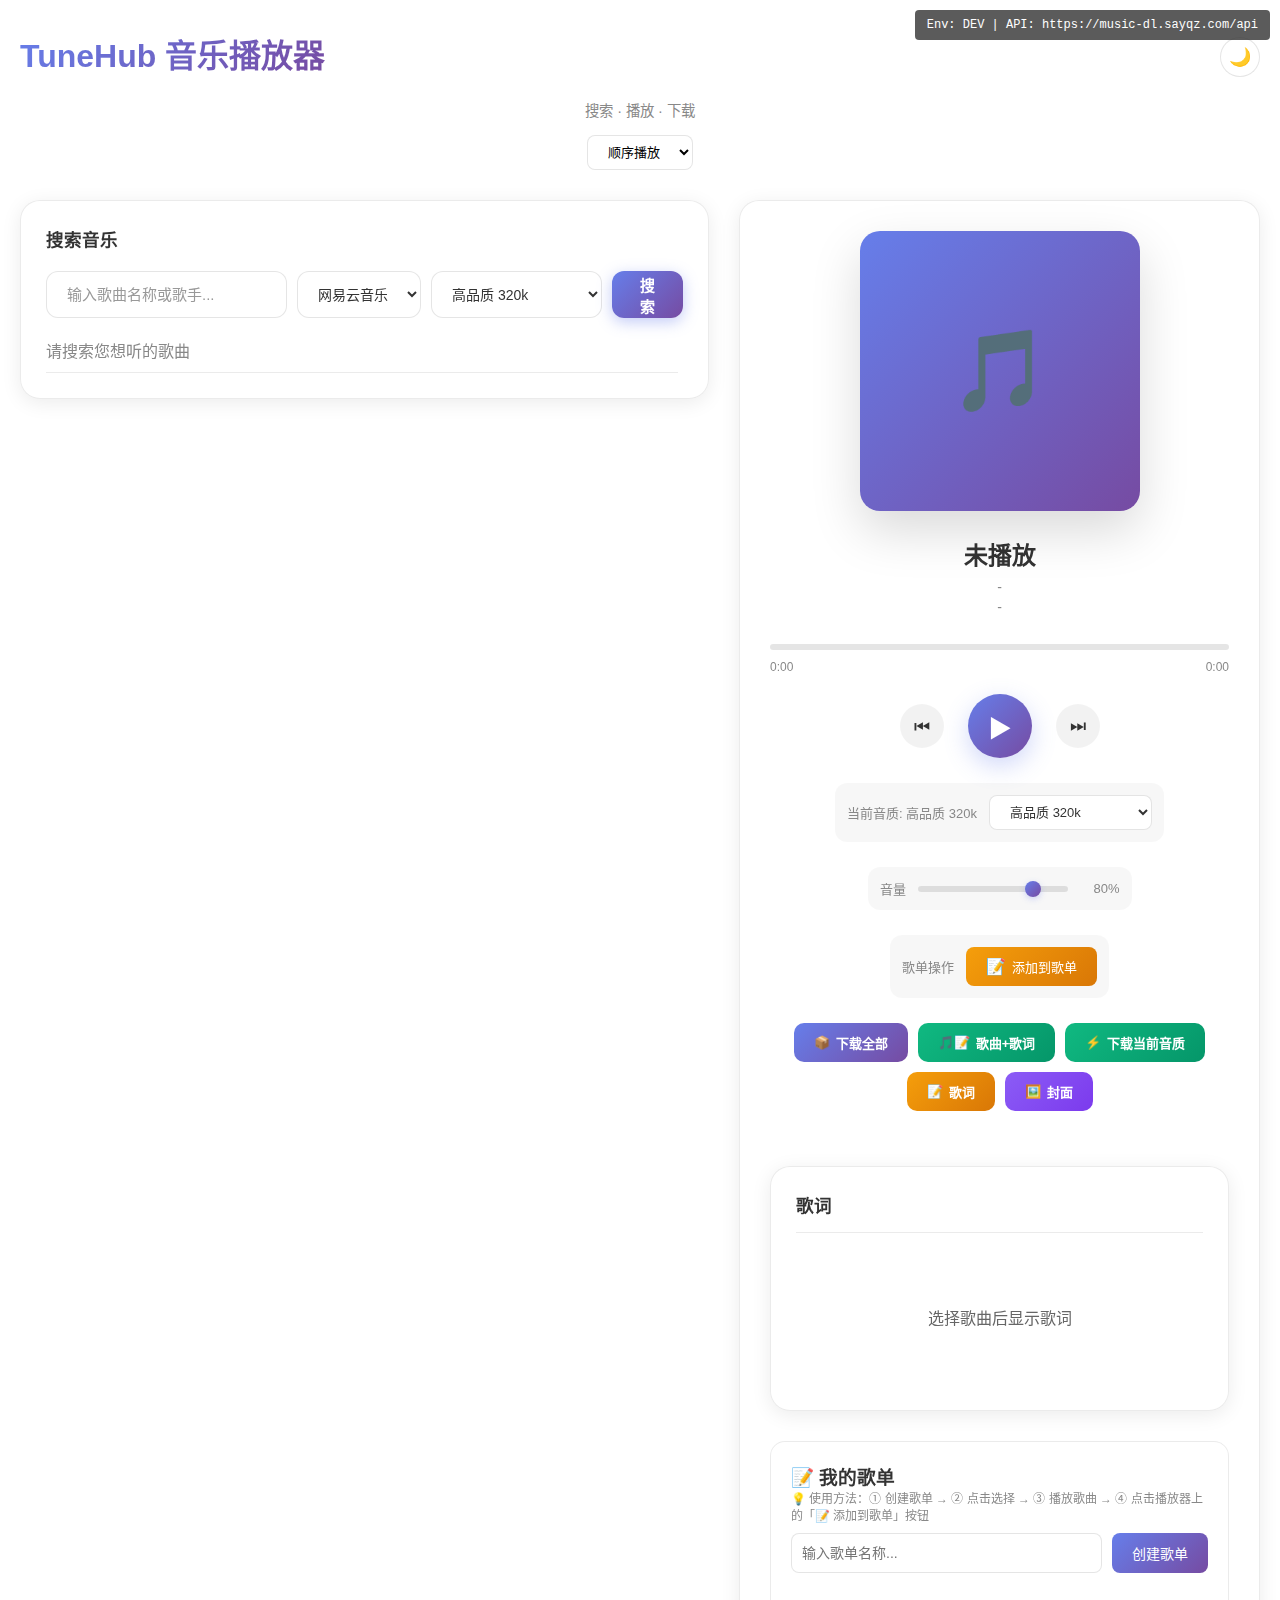
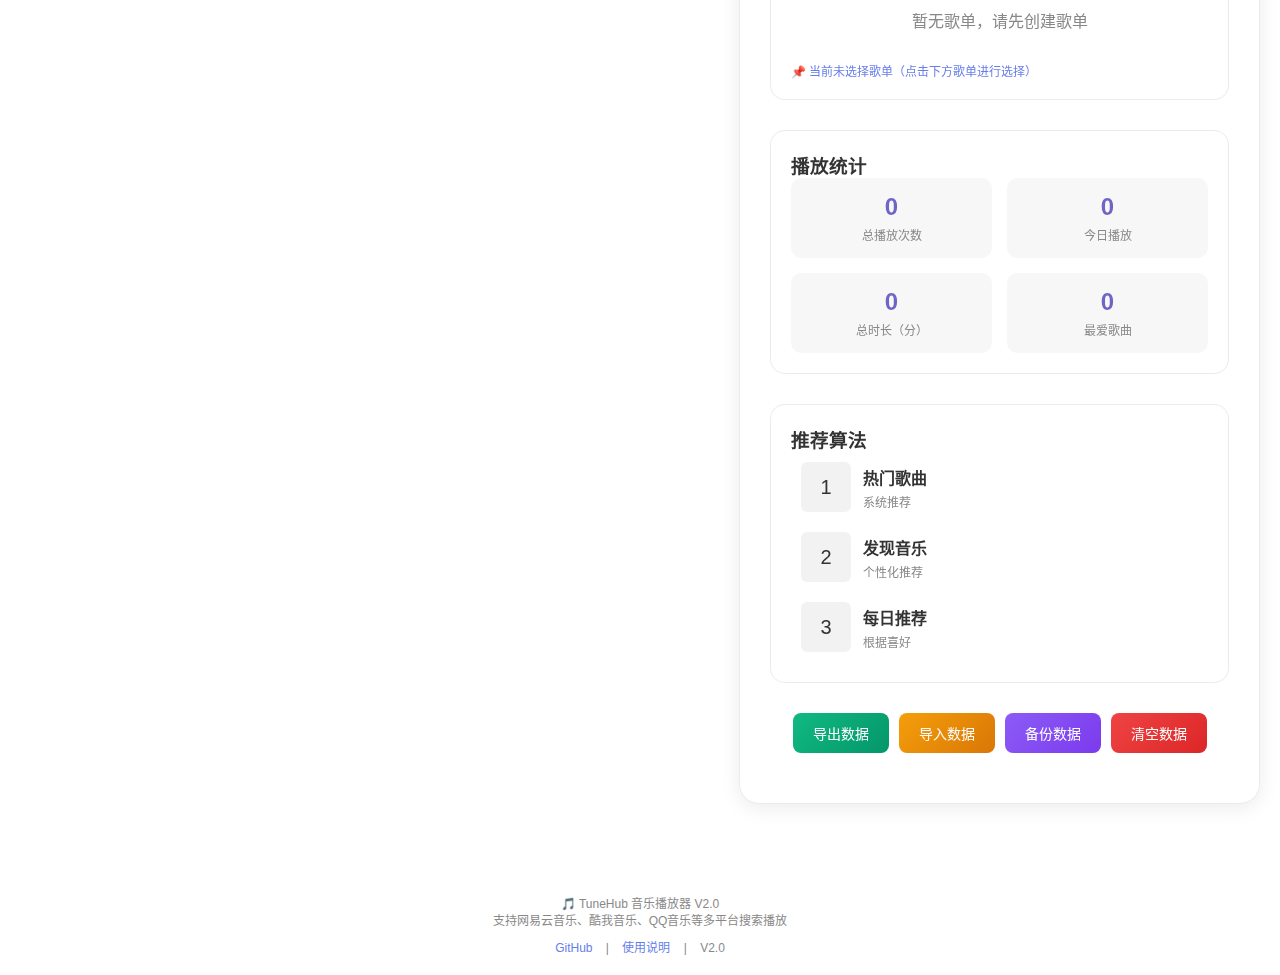
<file: index.html>
<!DOCTYPE html>
<html lang="zh-CN">
<head>
    <meta charset="UTF-8">
    <meta name="viewport" content="width=device-width, initial-scale=1.0">
    <title>TuneHub 音乐播放器 - 在线听歌</title>
    <meta name="description" content="TuneHub 是一个功能强大的在线音乐播放器，支持网易云音乐、酷我音乐、QQ音乐等多平台搜索播放。">
    <meta name="keywords" content="音乐播放器,在线听歌,网易云音乐,酷我音乐,QQ音乐,TuneHub">
    <link rel="icon" href="data:image/svg+xml,<svg xmlns='http://www.w3.org/2000/svg' viewBox='0 0 100 100'><text y='.9em' font-size='90'>🎵</text></svg>">
    <link rel="stylesheet" href="css/style.css">
</head>
<body>
    <div class="container">
        <div class="header">
            <div class="header-controls">
                <h1>TuneHub 音乐播放器</h1>
                <div class="header-buttons">
                    <button id="themeToggle" class="theme-toggle" onclick="toggleTheme()">
                        <span id="themeIcon">🌙</span>
                    </button>
                </div>
            </div>
            <p>搜索 · 播放 · 下载</p>
            <div class="play-modes">
                <select id="playModeSelect" onchange="changePlayMode()">
                    <option value="normal">顺序播放</option>
                    <option value="single">单曲循环</option>
                    <option value="loop">列表循环</option>
                    <option value="shuffle">随机播放</option>
                </select>
            </div>
        </div>

        <div class="main-container">
            <!-- 左侧：搜索和列表 -->
            <div class="left-panel">
                <div class="search-panel">
                    <h2>搜索音乐</h2>
                    <div class="search-box">
                        <input type="text" id="searchInput" placeholder="输入歌曲名称或歌手...">
                        <select id="platformSelect">
                            <option value="netease">网易云音乐</option>
                            <option value="kuwo">酷我音乐</option>
                            <option value="qq">QQ音乐</option>
                            <option value="aggregateSearch">聚合搜索</option>
                        </select>
                        <select id="qualitySelect">
                            <option value="320k">高品质 320k</option>
                            <option value="128k">标准 128k</option>
                            <option value="flac">无损 FLAC</option>
                            <option value="flac24bit">Hi-Res FLAC 24bit</option>
                        </select>
                        <button class="search-btn" onclick="searchMusic()">搜索</button>
                    </div>
                    <div id="songList" class="song-list">
                        <div class="song-list-title">请搜索您想听的歌曲</div>
                    </div>
                </div>
            </div>

            <!-- 右侧：播放器和歌词 -->
            <div class="right-panel">
                <!-- 可视化容器 -->
                <div class="visualizer-container">
                    <canvas class="visualizer" id="visualizer"></canvas>
                </div>


                <div class="player-panel" id="playerPanel">
                    <div class="now-playing-section">
                        <div class="album-cover-container">
                            <div class="album-cover" id="albumCover">
                                <div class="placeholder">🎵</div>
                            </div>
                        </div>
                        <div class="song-details">
                            <h2 id="currentSongName">未播放</h2>
                            <p id="currentArtist">-</p>
                            <p id="currentAlbum">-</p>
                        </div>
                        <div class="progress-section">
                            <div class="progress-bar" onclick="seekTo(event)">
                                <div class="progress-fill" id="progressFill"></div>
                            </div>
                            <div class="time-info">
                                <span id="currentTime">0:00</span>
                                <span id="duration">0:00</span>
                            </div>
                        </div>
                        <div class="controls">
                            <button class="control-btn" onclick="previousSong()">⏮</button>
                            <button class="control-btn play-btn" onclick="togglePlay()" id="playBtn">▶</button>
                            <button class="control-btn" onclick="nextSong()">⏭</button>
                        </div>
                        <div class="quality-section">
                            <span class="quality-label" id="currentQuality">当前音质: 高品质 320k</span>
                            <select id="qualityChange" class="quality-select" onchange="changeQuality()">
                                <option value="320k">高品质 320k</option>
                                <option value="128k">标准 128k</option>
                                <option value="flac">无损 FLAC</option>
                                <option value="flac24bit">Hi-Res FLAC 24bit</option>
                            </select>
                            <span id="qualityStatus" class="quality-status" style="display: none;">⚡ 切换中</span>
                        </div>
                        <div class="volume-section">
                            <span class="volume-label">音量</span>
                            <input type="range" id="volumeSlider" min="0" max="100" value="80" class="volume-slider" onchange="changeVolume()">
                            <span id="volumeValue" class="volume-value">80%</span>
                        </div>
                        <div class="playlist-add-section" style="display: flex; align-items: center; justify-content: center; gap: 12px; margin-bottom: 25px; padding: 12px; background: rgba(0, 0, 0, 0.03); border-radius: 12px;">
                            <span class="playlist-label" style="font-size: 13px; color: #888;">歌单操作</span>
                            <button class="playlist-add-btn" onclick="addCurrentSongToPlaylist()" style="padding: 10px 20px; border: none; border-radius: 8px; background: linear-gradient(135deg, #f59e0b 0%, #d97706 100%); color: white; cursor: pointer; font-size: 13px; transition: all 0.3s; display: flex; align-items: center; gap: 6px;">
                                <span style="font-size: 16px;">📝</span> 添加到歌单
                            </button>
                        </div>
                        <div class="download-section">
                            <button class="download-btn btn-download-all" onclick="downloadAll()">
                                <span>📦</span> 下载全部
                            </button>
                            <button class="download-btn btn-download-audio" onclick="downloadAudioAndLyrics()">
                                <span>🎵📝</span> 歌曲+歌词
                            </button>
                            <button class="download-btn btn-download-audio" onclick="downloadCurrentQualityAudio()">
                                <span>⚡</span> 下载当前音质
                            </button>
                            <button class="download-btn btn-download-lyrics" onclick="downloadLyrics()">
                                <span>📝</span> 歌词
                            </button>
                            <button class="download-btn btn-download-cover" onclick="downloadCover()">
                                <span>🖼️</span> 封面
                            </button>
                        </div>
                    </div>

                    <div class="lyrics-panel" style="margin-top: 30px;">
                        <div class="lyrics-header">
                            <h3>歌词</h3>
                        </div>
                        <div id="lyricsContent" class="lyrics-content">
                            <div style="text-align: center; color: #666; padding: 40px;">
                                选择歌曲后显示歌词
                            </div>
                        </div>
                    </div>

                    <!-- 歌单管理 -->
                    <div class="playlist-section" style="margin-top: 30px;">
                        <h3>📝 我的歌单</h3>
                        <p style="font-size: 12px; color: #888; margin-bottom: 10px;">
                            💡 使用方法：① 创建歌单 → ② 点击选择 → ③ 播放歌曲 → ④ 点击播放器上的「📝 添加到歌单」按钮
                        </p>
                        <div class="playlist-controls">
                            <input type="text" id="playlistNameInput" placeholder="输入歌单名称...">
                            <button class="playlist-btn" onclick="createPlaylist()">创建歌单</button>
                        </div>
                        <div id="playlistList" class="playlist-list">
                            <!-- 歌单列表将在这里动态生成 -->
                        </div>
                        <div id="currentPlaylistStatus" style="margin-top: 10px; font-size: 12px; color: #667eea;">
                            📌 当前未选择歌单（点击下方歌单进行选择）
                        </div>
                    </div>

                    <!-- 统计信息 -->
                    <div class="stats-section" style="margin-top: 30px;">
                        <h3>播放统计</h3>
                        <div class="stats-grid">
                            <div class="stat-item">
                                <div class="stat-value" id="totalPlayCount">0</div>
                                <div class="stat-label">总播放次数</div>
                            </div>
                            <div class="stat-item">
                                <div class="stat-value" id="todayPlayCount">0</div>
                                <div class="stat-label">今日播放</div>
                            </div>
                            <div class="stat-item">
                                <div class="stat-value" id="totalPlayTime">0</div>
                                <div class="stat-label">总时长（分）</div>
                            </div>
                            <div class="stat-item">
                                <div class="stat-value" id="favoriteCount">0</div>
                                <div class="stat-label">最爱歌曲</div>
                            </div>
                        </div>
                    </div>

                    <!-- 推荐歌曲 -->
                    <div class="recommendations-section" style="margin-top: 30px;">
                        <h3>推荐算法</h3>
                        <div id="recommendationsList">
                            <div class="recommendation-item" onclick="loadRecommendation(this)">
                                <div class="recommendation-cover">🎵</div>
                                <div class="recommendation-info">
                                    <div class="recommendation-name">推荐将根据您的播放历史生成</div>
                                    <div class="recommendation-artist">播放更多歌曲以获取个性化推荐</div>
                                </div>
                            </div>
                        </div>
                    </div>

                    <!-- 数据管理 -->
                    <div class="data-controls" style="margin-top: 30px;">
                        <button class="data-btn btn-export" onclick="exportData()">导出数据</button>
                        <button class="data-btn btn-import" onclick="document.getElementById('importFile').click()">导入数据</button>
                        <button class="data-btn btn-backup" onclick="backupData()">备份数据</button>
                        <button class="data-btn btn-clear" onclick="clearAllData()">清空数据</button>
                        <input type="file" id="importFile" accept=".json" style="display: none;" onchange="importData(event)">
                    </div>
                </div>
            </div>
        </div>
    </div>

    <script src="js/player.js?v=20260117c"></script>

    <!-- 页脚信息 -->
    <footer style="text-align: center; padding: 20px; margin-top: 40px; color: #888; font-size: 12px;">
        <p>🎵 TuneHub 音乐播放器 V2.0</p>
        <p>支持网易云音乐、酷我音乐、QQ音乐等多平台搜索播放</p>
        <p style="margin-top: 10px;">
            <a href="https://github.com/bet-io/music-player" target="_blank" style="color: #667eea; text-decoration: none;">GitHub</a>
            <span style="margin: 0 10px;">|</span>
            <a href="README.md" target="_blank" style="color: #667eea; text-decoration: none;">使用说明</a>
            <span style="margin: 0 10px;">|</span>
            <span id="versionInfo">V2.0</span>
        </p>
    </footer>
</body>
</html>
</file>
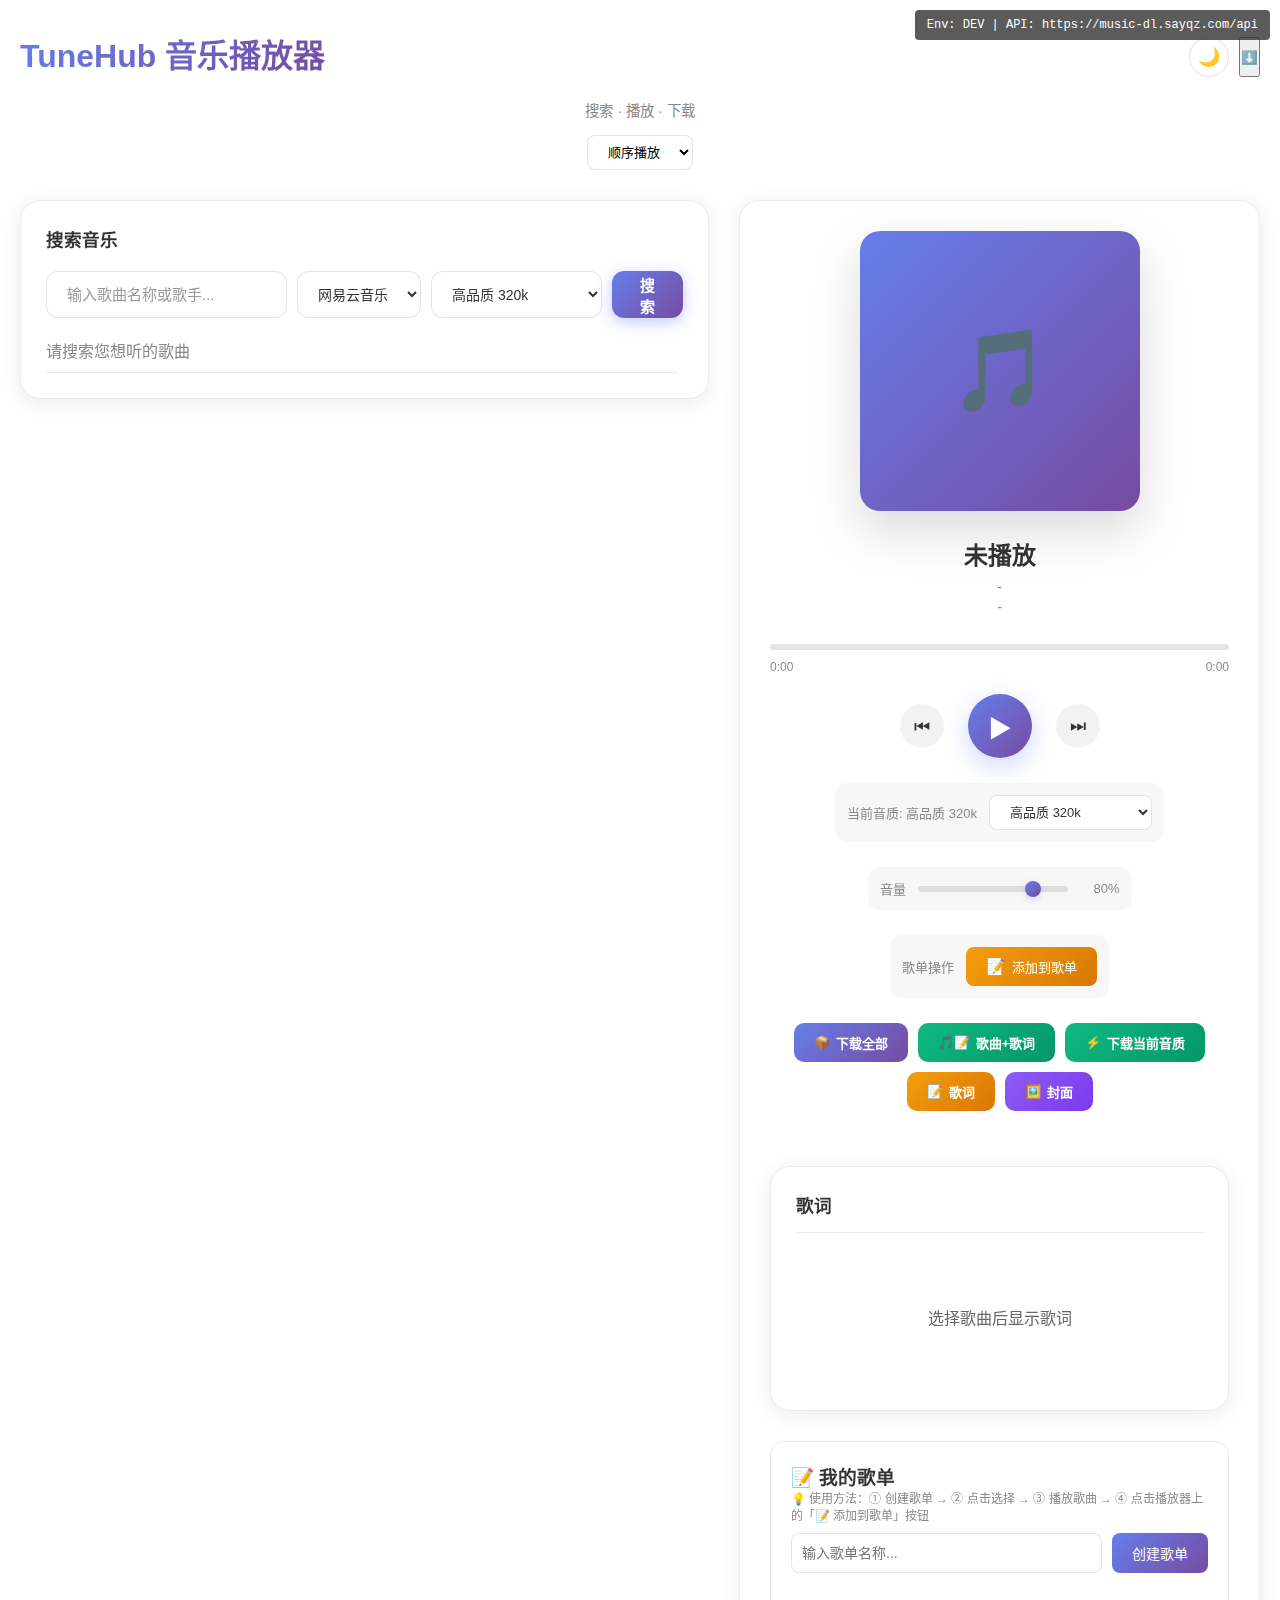
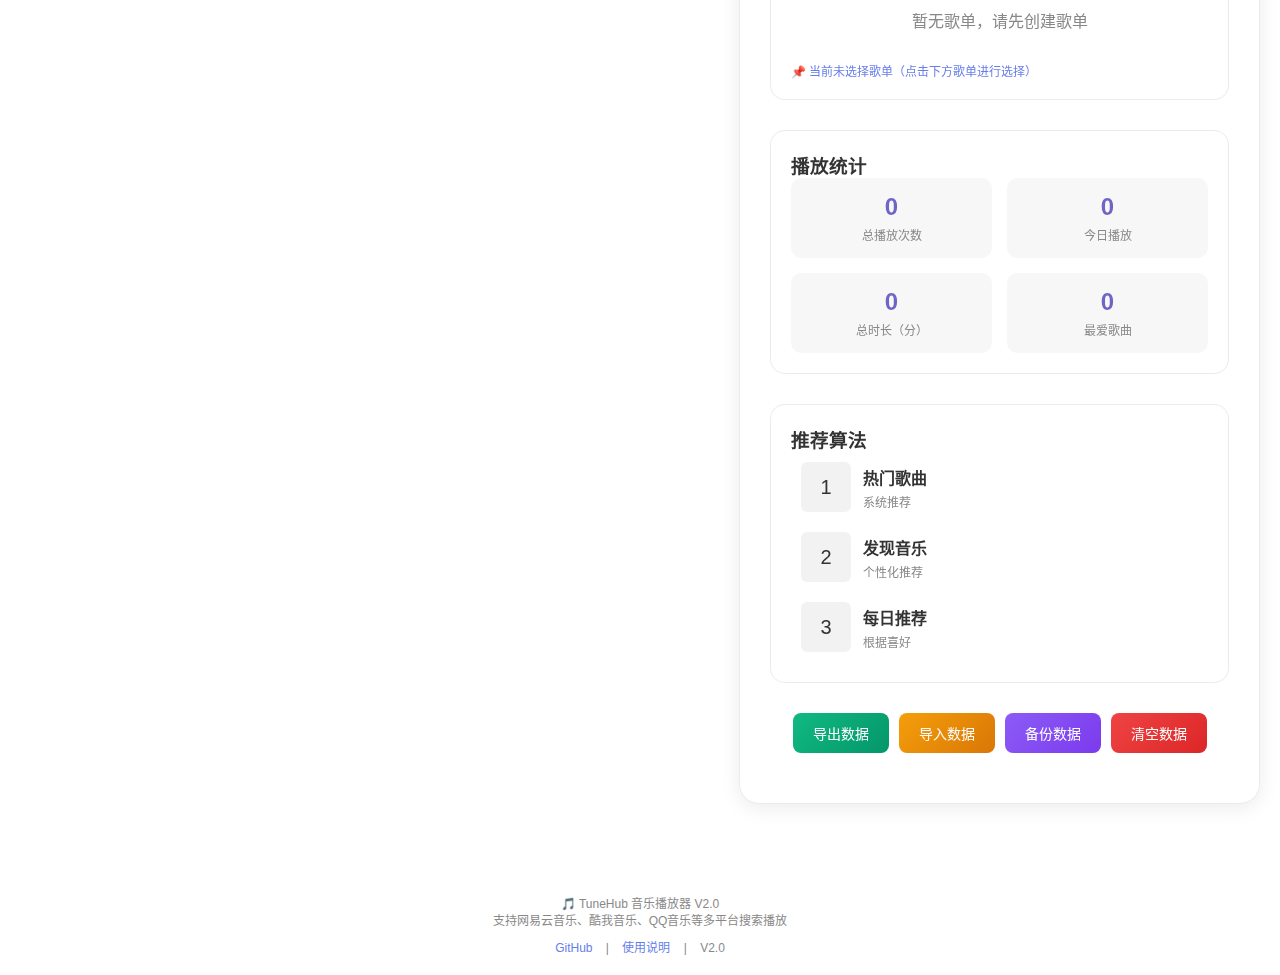
<file: index-separate.html>
<!DOCTYPE html>
<html lang="zh-CN">
<head>
    <meta charset="UTF-8">
    <meta name="viewport" content="width=device-width, initial-scale=1.0">
    <title>TuneHub 音乐播放器 - 在线听歌</title>
    <meta name="description" content="TuneHub 是一个功能强大的在线音乐播放器，支持网易云音乐、酷我音乐、QQ音乐等多平台搜索播放。">
    <meta name="keywords" content="音乐播放器,在线听歌,网易云音乐,酷我音乐,QQ音乐,TuneHub">
    <link rel="icon" href="data:image/svg+xml,<svg xmlns='http://www.w3.org/2000/svg' viewBox='0 0 100 100'><text y='.9em' font-size='90'>🎵</text></svg>">
    <link rel="stylesheet" href="css/style.css">
</head>
<body>
    <div class="container">
        <div class="header">
            <div class="header-controls">
                <h1>TuneHub 音乐播放器</h1>
                <div class="header-buttons">
                    <button id="themeToggle" class="theme-toggle" onclick="toggleTheme()">
                        <span id="themeIcon">🌙</span>
                    </button>
                    <button id="miniPlayerToggle" class="mini-player-toggle" onclick="toggleMiniPlayer()">
                        <span>⬇️</span>
                    </button>
                </div>
            </div>
            <p>搜索 · 播放 · 下载</p>
            <div class="play-modes">
                <select id="playModeSelect" onchange="changePlayMode()">
                    <option value="normal">顺序播放</option>
                    <option value="single">单曲循环</option>
                    <option value="loop">列表循环</option>
                    <option value="shuffle">随机播放</option>
                </select>
            </div>
        </div>

        <div class="main-container">
            <!-- 左侧：搜索和列表 -->
            <div class="left-panel">
                <div class="search-panel">
                    <h2>搜索音乐</h2>
                    <div class="search-box">
                        <input type="text" id="searchInput" placeholder="输入歌曲名称或歌手...">
                        <select id="platformSelect">
                            <option value="netease">网易云音乐</option>
                            <option value="kuwo">酷我音乐</option>
                            <option value="qq">QQ音乐</option>
                            <option value="aggregateSearch">聚合搜索</option>
                        </select>
                        <select id="qualitySelect">
                            <option value="320k">高品质 320k</option>
                            <option value="128k">标准 128k</option>
                            <option value="flac">无损 FLAC</option>
                            <option value="flac24bit">Hi-Res FLAC 24bit</option>
                        </select>
                        <button class="search-btn" onclick="searchMusic()">搜索</button>
                    </div>
                    <div id="songList" class="song-list">
                        <div class="song-list-title">请搜索您想听的歌曲</div>
                    </div>
                </div>
            </div>

            <!-- 右侧：播放器和歌词 -->
            <div class="right-panel">
                <!-- 可视化容器 -->
                <div class="visualizer-container">
                    <canvas class="visualizer" id="visualizer"></canvas>
                </div>

                <!-- 迷你播放器（默认隐藏） -->
                <div class="mini-player" id="miniPlayer" style="display: none;">
                    <div class="mini-player-content">
                        <div class="mini-player-cover" id="miniPlayerCover">
                            <div class="placeholder">🎵</div>
                        </div>
                        <div class="mini-player-info">
                            <div class="mini-player-title" id="miniPlayerTitle">未播放</div>
                            <div class="mini-player-artist" id="miniPlayerArtist">-</div>
                        </div>
                        <div class="mini-player-controls">
                            <div class="mini-player-buttons">
                                <button class="mini-btn" onclick="previousSong()">⏮</button>
                                <button class="mini-btn play-btn" onclick="togglePlay()" id="miniPlayBtn">▶</button>
                                <button class="mini-btn" onclick="nextSong()">⏭</button>
                            </div>
                            <div class="mini-player-progress">
                                <div class="mini-player-progress-bar" id="miniProgressBar"></div>
                            </div>
                        </div>
                    </div>
                </div>

                <div class="player-panel" id="playerPanel">
                    <div class="now-playing-section">
                        <div class="album-cover-container">
                            <div class="album-cover" id="albumCover">
                                <div class="placeholder">🎵</div>
                            </div>
                        </div>
                        <div class="song-details">
                            <h2 id="currentSongName">未播放</h2>
                            <p id="currentArtist">-</p>
                            <p id="currentAlbum">-</p>
                        </div>
                        <div class="progress-section">
                            <div class="progress-bar" onclick="seekTo(event)">
                                <div class="progress-fill" id="progressFill"></div>
                            </div>
                            <div class="time-info">
                                <span id="currentTime">0:00</span>
                                <span id="duration">0:00</span>
                            </div>
                        </div>
                        <div class="controls">
                            <button class="control-btn" onclick="previousSong()">⏮</button>
                            <button class="control-btn play-btn" onclick="togglePlay()" id="playBtn">▶</button>
                            <button class="control-btn" onclick="nextSong()">⏭</button>
                        </div>
                        <div class="quality-section">
                            <span class="quality-label" id="currentQuality">当前音质: 高品质 320k</span>
                            <select id="qualityChange" class="quality-select" onchange="changeQuality()">
                                <option value="320k">高品质 320k</option>
                                <option value="128k">标准 128k</option>
                                <option value="flac">无损 FLAC</option>
                                <option value="flac24bit">Hi-Res FLAC 24bit</option>
                            </select>
                            <span id="qualityStatus" class="quality-status" style="display: none;">⚡ 切换中</span>
                        </div>
                        <div class="volume-section">
                            <span class="volume-label">音量</span>
                            <input type="range" id="volumeSlider" min="0" max="100" value="80" class="volume-slider" onchange="changeVolume()">
                            <span id="volumeValue" class="volume-value">80%</span>
                        </div>
                        <div class="playlist-add-section" style="display: flex; align-items: center; justify-content: center; gap: 12px; margin-bottom: 25px; padding: 12px; background: rgba(0, 0, 0, 0.03); border-radius: 12px;">
                            <span class="playlist-label" style="font-size: 13px; color: #888;">歌单操作</span>
                            <button class="playlist-add-btn" onclick="addCurrentSongToPlaylist()" style="padding: 10px 20px; border: none; border-radius: 8px; background: linear-gradient(135deg, #f59e0b 0%, #d97706 100%); color: white; cursor: pointer; font-size: 13px; transition: all 0.3s; display: flex; align-items: center; gap: 6px;">
                                <span style="font-size: 16px;">📝</span> 添加到歌单
                            </button>
                        </div>
                        <div class="download-section">
                            <button class="download-btn btn-download-all" onclick="downloadAll()">
                                <span>📦</span> 下载全部
                            </button>
                            <button class="download-btn btn-download-audio" onclick="downloadAudioAndLyrics()">
                                <span>🎵📝</span> 歌曲+歌词
                            </button>
                            <button class="download-btn btn-download-audio" onclick="downloadCurrentQualityAudio()">
                                <span>⚡</span> 下载当前音质
                            </button>
                            <button class="download-btn btn-download-lyrics" onclick="downloadLyrics()">
                                <span>📝</span> 歌词
                            </button>
                            <button class="download-btn btn-download-cover" onclick="downloadCover()">
                                <span>🖼️</span> 封面
                            </button>
                        </div>
                    </div>

                    <div class="lyrics-panel" style="margin-top: 30px;">
                        <div class="lyrics-header">
                            <h3>歌词</h3>
                        </div>
                        <div id="lyricsContent" class="lyrics-content">
                            <div style="text-align: center; color: #666; padding: 40px;">
                                选择歌曲后显示歌词
                            </div>
                        </div>
                    </div>

                    <!-- 歌单管理 -->
                    <div class="playlist-section" style="margin-top: 30px;">
                        <h3>📝 我的歌单</h3>
                        <p style="font-size: 12px; color: #888; margin-bottom: 10px;">
                            💡 使用方法：① 创建歌单 → ② 点击选择 → ③ 播放歌曲 → ④ 点击播放器上的「📝 添加到歌单」按钮
                        </p>
                        <div class="playlist-controls">
                            <input type="text" id="playlistNameInput" placeholder="输入歌单名称...">
                            <button class="playlist-btn" onclick="createPlaylist()">创建歌单</button>
                        </div>
                        <div id="playlistList" class="playlist-list">
                            <!-- 歌单列表将在这里动态生成 -->
                        </div>
                        <div id="currentPlaylistStatus" style="margin-top: 10px; font-size: 12px; color: #667eea;">
                            📌 当前未选择歌单（点击下方歌单进行选择）
                        </div>
                    </div>

                    <!-- 统计信息 -->
                    <div class="stats-section" style="margin-top: 30px;">
                        <h3>播放统计</h3>
                        <div class="stats-grid">
                            <div class="stat-item">
                                <div class="stat-value" id="totalPlayCount">0</div>
                                <div class="stat-label">总播放次数</div>
                            </div>
                            <div class="stat-item">
                                <div class="stat-value" id="todayPlayCount">0</div>
                                <div class="stat-label">今日播放</div>
                            </div>
                            <div class="stat-item">
                                <div class="stat-value" id="totalPlayTime">0</div>
                                <div class="stat-label">总时长（分）</div>
                            </div>
                            <div class="stat-item">
                                <div class="stat-value" id="favoriteCount">0</div>
                                <div class="stat-label">最爱歌曲</div>
                            </div>
                        </div>
                    </div>

                    <!-- 推荐歌曲 -->
                    <div class="recommendations-section" style="margin-top: 30px;">
                        <h3>推荐算法</h3>
                        <div id="recommendationsList">
                            <div class="recommendation-item" onclick="loadRecommendation(this)">
                                <div class="recommendation-cover">🎵</div>
                                <div class="recommendation-info">
                                    <div class="recommendation-name">推荐将根据您的播放历史生成</div>
                                    <div class="recommendation-artist">播放更多歌曲以获取个性化推荐</div>
                                </div>
                            </div>
                        </div>
                    </div>

                    <!-- 数据管理 -->
                    <div class="data-controls" style="margin-top: 30px;">
                        <button class="data-btn btn-export" onclick="exportData()">导出数据</button>
                        <button class="data-btn btn-import" onclick="document.getElementById('importFile').click()">导入数据</button>
                        <button class="data-btn btn-backup" onclick="backupData()">备份数据</button>
                        <button class="data-btn btn-clear" onclick="clearAllData()">清空数据</button>
                        <input type="file" id="importFile" accept=".json" style="display: none;" onchange="importData(event)">
                    </div>
                </div>
            </div>
        </div>
    </div>

    <script src="js/player.js"></script>

    <!-- 页脚信息 -->
    <footer style="text-align: center; padding: 20px; margin-top: 40px; color: #888; font-size: 12px;">
        <p>🎵 TuneHub 音乐播放器 V2.0</p>
        <p>支持网易云音乐、酷我音乐、QQ音乐等多平台搜索播放</p>
        <p style="margin-top: 10px;">
            <a href="https://github.com/bet-io/music-player" target="_blank" style="color: #667eea; text-decoration: none;">GitHub</a>
            <span style="margin: 0 10px;">|</span>
            <a href="README.md" target="_blank" style="color: #667eea; text-decoration: none;">使用说明</a>
            <span style="margin: 0 10px;">|</span>
            <span id="versionInfo">V2.0</span>
        </p>
    </footer>
</body>
</html>
</file>
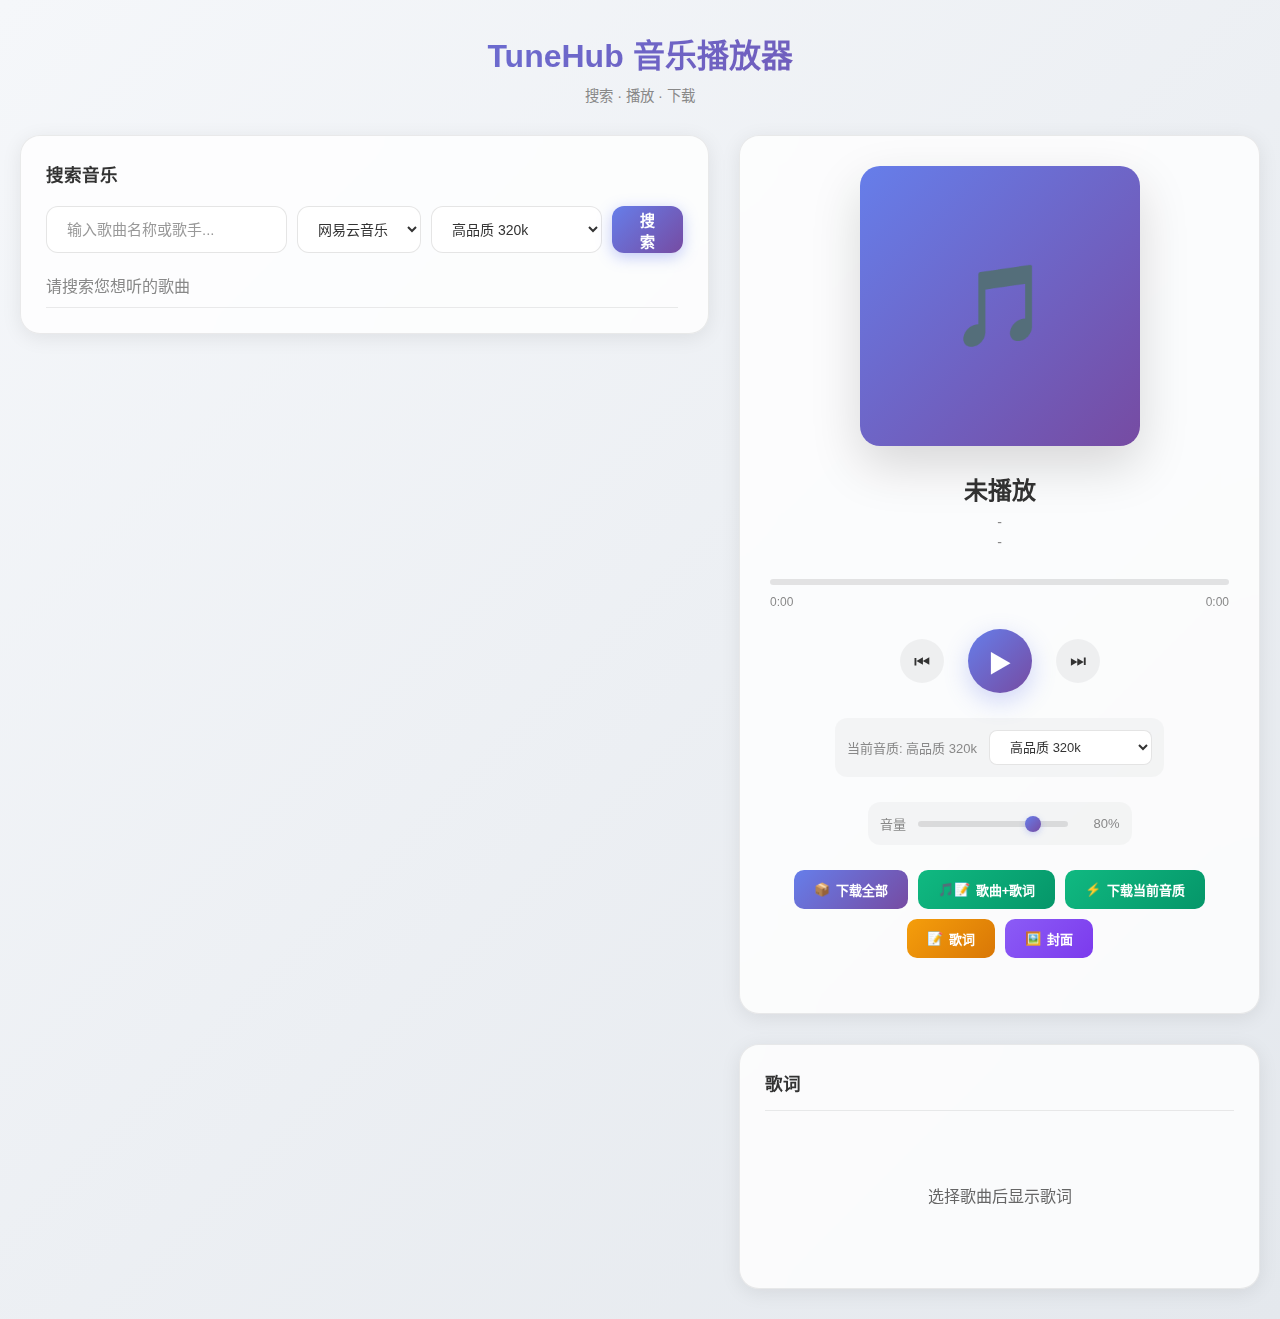
<file: music-player-backup-20260117-143603.html>
<!DOCTYPE html>
<html lang="zh-CN">
<head>
    <meta charset="UTF-8">
    <meta name="viewport" content="width=device-width, initial-scale=1.0">
    <title>TuneHub 音乐播放器</title>
    <style>
        * {
            margin: 0;
            padding: 0;
            box-sizing: border-box;
        }

        body {
            font-family: -apple-system, BlinkMacSystemFont, 'Segoe UI', 'PingFang SC', 'Hiragino Sans GB', 'Microsoft YaHei', sans-serif;
            background: linear-gradient(135deg, #f5f7fa 0%, #e4e8ed 100%);
            min-height: 100vh;
            color: #333;
        }

        .container {
            max-width: 1400px;
            margin: 0 auto;
            padding: 30px 20px;
        }

        .header {
            text-align: center;
            margin-bottom: 30px;
        }

        .header h1 {
            font-size: 2rem;
            font-weight: 700;
            background: linear-gradient(135deg, #667eea 0%, #764ba2 100%);
            -webkit-background-clip: text;
            -webkit-text-fill-color: transparent;
            background-clip: text;
            margin-bottom: 8px;
        }

        .header p {
            font-size: 0.9rem;
            color: #888;
        }

        .main-container {
            display: grid;
            grid-template-columns: 1fr 1fr;
            gap: 30px;
            align-items: start;
        }

        @media (max-width: 900px) {
            .main-container {
                grid-template-columns: 1fr;
            }
        }

        /* 搜索区域 */
        .search-panel {
            background: rgba(255, 255, 255, 0.8);
            backdrop-filter: blur(20px);
            border-radius: 20px;
            padding: 25px;
            padding-bottom: 10px;
            border: 1px solid rgba(0, 0, 0, 0.08);
            box-shadow: 0 4px 20px rgba(0, 0, 0, 0.08);
            max-height: 85vh;
            display: flex;
            flex-direction: column;
        }

        .search-panel > * {
            flex-shrink: 0;
        }

        .search-panel > .song-list {
            flex: 1;
            overflow: hidden;
        }

        .search-panel h2 {
            font-size: 1.1rem;
            margin-bottom: 20px;
            color: #333;
            font-weight: 600;
        }

        .search-box {
            display: flex;
            gap: 10px;
            margin-bottom: 20px;
        }

        .search-box input {
            flex: 1;
            padding: 14px 20px;
            background: rgba(255, 255, 255, 0.9);
            border: 1px solid rgba(0, 0, 0, 0.1);
            border-radius: 12px;
            font-size: 15px;
            color: #333;
            transition: all 0.3s;
        }

        .search-box input:focus {
            outline: none;
            border-color: #667eea;
            background: #fff;
            box-shadow: 0 0 20px rgba(102, 126, 234, 0.15);
        }

        .search-box input::placeholder {
            color: #999;
        }

        .search-box select {
            padding: 0 16px;
            background: rgba(255, 255, 255, 0.9);
            border: 1px solid rgba(0, 0, 0, 0.1);
            border-radius: 12px;
            font-size: 14px;
            color: #333;
            cursor: pointer;
            transition: all 0.3s;
        }

        .search-box select:hover {
            background: #fff;
        }

        .search-box select:focus {
            outline: none;
            border-color: #667eea;
        }

        .search-box select option {
            background: #fff;
            color: #333;
        }

        .search-btn {
            padding: 0 28px;
            background: linear-gradient(135deg, #667eea 0%, #764ba2 100%);
            color: white;
            border: none;
            border-radius: 12px;
            font-size: 15px;
            font-weight: 600;
            cursor: pointer;
            transition: all 0.3s;
            box-shadow: 0 4px 15px rgba(102, 126, 234, 0.4);
        }

        .search-btn:hover {
            transform: translateY(-2px);
            box-shadow: 0 6px 20px rgba(102, 126, 234, 0.5);
        }

        .search-btn:active {
            transform: translateY(0);
        }

        /* 歌曲列表 */
        .song-list {
            max-height: 450px;
            overflow-y: auto;
            padding-right: 5px;
        }

        .song-list::-webkit-scrollbar {
            width: 6px;
        }

        .song-list::-webkit-scrollbar-track {
            background: rgba(0, 0, 0, 0.05);
            border-radius: 3px;
        }

        .song-list::-webkit-scrollbar-thumb {
            background: rgba(0, 0, 0, 0.2);
            border-radius: 3px;
        }

        .song-list::-webkit-scrollbar-thumb:hover {
            background: rgba(0, 0, 0, 0.3);
        }

        .song-item {
            display: flex;
            align-items: center;
            padding: 12px 14px;
            border-radius: 12px;
            cursor: pointer;
            transition: all 0.3s;
            margin-bottom: 8px;
            background: rgba(255, 255, 255, 0.6);
            border: 1px solid transparent;
        }

        .song-item:hover {
            background: #fff;
            border-color: rgba(102, 126, 234, 0.2);
            transform: translateX(4px);
            box-shadow: 0 2px 8px rgba(0, 0, 0, 0.06);
        }

        .song-item.active {
            background: linear-gradient(135deg, rgba(102, 126, 234, 0.1) 0%, rgba(118, 75, 162, 0.1) 100%);
            border-color: #667eea;
        }

        .song-item img {
            width: 50px;
            height: 50px;
            border-radius: 10px;
            margin-right: 14px;
            object-fit: cover;
            box-shadow: 0 4px 12px rgba(0, 0, 0, 0.1);
        }

        .song-info {
            flex: 1;
            min-width: 0;
        }

        .song-name {
            font-weight: 600;
            margin-bottom: 4px;
            font-size: 15px;
            white-space: nowrap;
            overflow: hidden;
            text-overflow: ellipsis;
            color: #333;
        }

        .song-item.active .song-name {
            color: #667eea;
        }

        .song-artist {
            font-size: 13px;
            color: #888;
        }

        /* 播放器面板 */
        .player-panel {
            background: rgba(255, 255, 255, 0.8);
            backdrop-filter: blur(20px);
            border-radius: 20px;
            padding: 30px;
            border: 1px solid rgba(0, 0, 0, 0.08);
            box-shadow: 0 4px 20px rgba(0, 0, 0, 0.08);
        }

        .now-playing-section {
            display: flex;
            flex-direction: column;
            align-items: center;
        }

        .album-cover-container {
            position: relative;
            margin-bottom: 25px;
        }

        .album-cover {
            width: 280px;
            height: 280px;
            border-radius: 20px;
            overflow: hidden;
            box-shadow: 0 20px 50px rgba(0, 0, 0, 0.15);
            transition: all 0.5s;
        }

        .album-cover:hover {
            transform: scale(1.02);
        }

        .album-cover img {
            width: 100%;
            height: 100%;
            object-fit: cover;
        }

        .album-cover .placeholder {
            width: 100%;
            height: 100%;
            display: flex;
            align-items: center;
            justify-content: center;
            font-size: 80px;
            background: linear-gradient(135deg, #667eea 0%, #764ba2 100%);
        }

        /* 正在播放动画 */
        .album-cover.playing {
            animation: pulse 2s ease-in-out infinite;
        }

        @keyframes pulse {
            0%, 100% { box-shadow: 0 20px 50px rgba(102, 126, 234, 0.3); }
            50% { box-shadow: 0 20px 60px rgba(102, 126, 234, 0.5); }
        }

        .song-details {
            text-align: center;
            margin-bottom: 25px;
        }

        .song-details h2 {
            font-size: 1.5rem;
            font-weight: 700;
            margin-bottom: 8px;
            color: #333;
        }

        .song-details p {
            color: #888;
            font-size: 14px;
            margin-bottom: 4px;
        }

        /* 进度条 */
        .progress-section {
            width: 100%;
            margin-bottom: 20px;
        }

        .progress-bar {
            width: 100%;
            height: 6px;
            background: rgba(0, 0, 0, 0.1);
            border-radius: 3px;
            cursor: pointer;
            position: relative;
            transition: height 0.2s;
        }

        .progress-bar:hover {
            height: 8px;
        }

        .progress-fill {
            height: 100%;
            background: linear-gradient(90deg, #667eea 0%, #764ba2 100%);
            border-radius: 3px;
            width: 0%;
            transition: width 0.1s;
            position: relative;
        }

        .progress-fill::after {
            content: '';
            position: absolute;
            right: -6px;
            top: 50%;
            transform: translateY(-50%);
            width: 12px;
            height: 12px;
            background: #667eea;
            border-radius: 50%;
            opacity: 0;
            transition: opacity 0.2s;
            box-shadow: 0 2px 8px rgba(102, 126, 234, 0.3);
        }

        .progress-bar:hover .progress-fill::after {
            opacity: 1;
        }

        .time-info {
            display: flex;
            justify-content: space-between;
            margin-top: 10px;
            font-size: 12px;
            color: #888;
            font-weight: 500;
        }

        /* 控制按钮 */
        .controls {
            display: flex;
            justify-content: center;
            align-items: center;
            gap: 24px;
            margin-bottom: 25px;
        }

        .control-btn {
            width: 44px;
            height: 44px;
            border-radius: 50%;
            border: none;
            background: rgba(0, 0, 0, 0.05);
            color: #333;
            font-size: 18px;
            cursor: pointer;
            transition: all 0.3s;
            display: flex;
            align-items: center;
            justify-content: center;
        }

        .control-btn:hover {
            background: rgba(102, 126, 234, 0.1);
            transform: scale(1.1);
        }

        .play-btn {
            width: 64px;
            height: 64px;
            font-size: 24px;
            background: linear-gradient(135deg, #667eea 0%, #764ba2 100%);
            color: #fff;
            box-shadow: 0 8px 25px rgba(102, 126, 234, 0.3);
        }

        .play-btn:hover {
            background: linear-gradient(135deg, #5a67d8 0%, #6b46c1 100%);
            box-shadow: 0 10px 30px rgba(102, 126, 234, 0.4);
            transform: scale(1.05);
        }

        /* 音质选择 */
        .quality-section {
            display: flex;
            align-items: center;
            justify-content: center;
            gap: 12px;
            margin-bottom: 25px;
            padding: 12px;
            background: rgba(0, 0, 0, 0.03);
            border-radius: 12px;
        }

        .quality-label {
            font-size: 13px;
            color: #888;
        }

        .quality-select {
            padding: 8px 16px;
            background: rgba(255, 255, 255, 0.9);
            border: 1px solid rgba(0, 0, 0, 0.1);
            border-radius: 8px;
            font-size: 13px;
            color: #333;
            cursor: pointer;
            transition: all 0.3s;
        }

        .quality-select:hover {
            background: #fff;
        }

        .quality-select option {
            background: #fff;
            color: #333;
        }

        .quality-status {
            display: inline-flex;
            align-items: center;
            gap: 4px;
            padding: 4px 8px;
            background: rgba(102, 126, 234, 0.1);
            border-radius: 6px;
            font-size: 11px;
            color: #667eea;
            font-weight: 500;
            animation: pulse-status 1.5s ease-in-out infinite;
        }

        @keyframes pulse-status {
            0%, 100% { opacity: 0.6; }
            50% { opacity: 1; }
        }

        /* 音量控制 */
        .volume-section {
            display: flex;
            align-items: center;
            justify-content: center;
            gap: 12px;
            margin-bottom: 25px;
            padding: 12px;
            background: rgba(0, 0, 0, 0.03);
            border-radius: 12px;
        }

        .volume-label {
            font-size: 13px;
            color: #888;
        }

        .volume-slider {
            width: 150px;
            cursor: pointer;
            -webkit-appearance: none;
            appearance: none;
            height: 6px;
            background: rgba(0, 0, 0, 0.1);
            border-radius: 3px;
            outline: none;
        }

        .volume-slider::-webkit-slider-thumb {
            -webkit-appearance: none;
            appearance: none;
            width: 16px;
            height: 16px;
            background: linear-gradient(135deg, #667eea 0%, #764ba2 100%);
            border-radius: 50%;
            cursor: pointer;
            transition: all 0.2s;
            box-shadow: 0 2px 6px rgba(102, 126, 234, 0.3);
        }

        .volume-slider::-webkit-slider-thumb:hover {
            transform: scale(1.2);
            box-shadow: 0 3px 8px rgba(102, 126, 234, 0.4);
        }

        .volume-slider::-moz-range-thumb {
            width: 16px;
            height: 16px;
            background: linear-gradient(135deg, #667eea 0%, #764ba2 100%);
            border-radius: 50%;
            cursor: pointer;
            border: none;
            transition: all 0.2s;
            box-shadow: 0 2px 6px rgba(102, 126, 234, 0.3);
        }

        .volume-slider::-moz-range-thumb:hover {
            transform: scale(1.2);
            box-shadow: 0 3px 8px rgba(102, 126, 234, 0.4);
        }

        .volume-value {
            font-size: 13px;
            color: #888;
            min-width: 40px;
            text-align: right;
        }

        /* 下载按钮 */
        .download-section {
            display: flex;
            flex-wrap: wrap;
            gap: 10px;
            justify-content: center;
            margin-bottom: 25px;
        }

        .download-btn {
            padding: 10px 20px;
            border: none;
            border-radius: 10px;
            cursor: pointer;
            font-size: 13px;
            font-weight: 600;
            transition: all 0.3s;
            display: flex;
            align-items: center;
            gap: 6px;
            color: #fff;
        }

        .download-btn:hover {
            transform: translateY(-2px);
            box-shadow: 0 4px 15px rgba(102, 126, 234, 0.3);
        }

        .download-btn:active {
            transform: translateY(0);
        }

        .btn-download-all {
            background: linear-gradient(135deg, #667eea 0%, #764ba2 100%);
        }

        .btn-download-audio {
            background: linear-gradient(135deg, #10b981 0%, #059669 100%);
        }

        .btn-download-lyrics {
            background: linear-gradient(135deg, #f59e0b 0%, #d97706 100%);
        }

        .btn-download-cover {
            background: linear-gradient(135deg, #8b5cf6 0%, #7c3aed 100%);
        }

        /* 歌词区域 */
        .lyrics-panel {
            background: rgba(255, 255, 255, 0.8);
            backdrop-filter: blur(20px);
            border-radius: 20px;
            padding: 25px;
            border: 1px solid rgba(0, 0, 0, 0.08);
            box-shadow: 0 4px 20px rgba(0, 0, 0, 0.08);
        }

        .lyrics-header {
            display: flex;
            justify-content: space-between;
            align-items: center;
            margin-bottom: 20px;
            padding-bottom: 15px;
            border-bottom: 1px solid rgba(0, 0, 0, 0.08);
        }

        .lyrics-header h3 {
            font-size: 1.1rem;
            color: #333;
            font-weight: 600;
        }

        .lyrics-content {
            max-height: 400px;
            overflow-y: auto;
            font-family: -apple-system, BlinkMacSystemFont, 'Segoe UI', sans-serif;
            line-height: 2;
            color: #666;
            padding: 10px;
        }

        .lyrics-content::-webkit-scrollbar {
            width: 4px;
        }

        .lyrics-content::-webkit-scrollbar-track {
            background: rgba(0, 0, 0, 0.05);
        }

        .lyrics-content::-webkit-scrollbar-thumb {
            background: rgba(0, 0, 0, 0.2);
            border-radius: 2px;
        }

        .lyrics-line {
            padding: 8px 0;
            transition: all 0.3s;
            border-radius: 8px;
            font-size: 14px;
        }

        .lyrics-line:hover {
            color: #999;
            background: rgba(102, 126, 234, 0.05);
        }

        .lyrics-line.active {
            color: #667eea;
            font-size: 16px;
            font-weight: 600;
            background: rgba(102, 126, 234, 0.1);
        }

        /* 状态提示 */
        .loading {
            text-align: center;
            padding: 30px;
            color: #888;
        }

        .loading::before {
            content: '';
            display: inline-block;
            width: 20px;
            height: 20px;
            border: 2px solid rgba(255, 255, 255, 0.2);
            border-top-color: #667eea;
            border-radius: 50%;
            animation: spin 1s linear infinite;
            margin-right: 10px;
            vertical-align: middle;
        }

        @keyframes spin {
            to { transform: rotate(360deg); }
        }

        .error {
            background: rgba(239, 68, 68, 0.15);
            color: #f87171;
            padding: 15px;
            border-radius: 12px;
            margin-bottom: 20px;
            border: 1px solid rgba(239, 68, 68, 0.3);
        }

        .song-list-title {
            font-size: 1rem;
            color: #888;
            margin-bottom: 15px;
            padding-bottom: 10px;
            border-bottom: 1px solid rgba(0, 0, 0, 0.08);
        }

        @media (max-width: 600px) {
            .container {
                padding: 15px;
            }

            .header h1 {
                font-size: 1.6rem;
            }

            .search-box {
                flex-wrap: wrap;
            }

            .search-box input,
            .search-box select,
            .search-btn {
                width: 100%;
            }

            .album-cover {
                width: 220px;
                height: 220px;
            }

            .controls {
                gap: 16px;
            }

            .control-btn {
                width: 40px;
                height: 40px;
                font-size: 16px;
            }

            .play-btn {
                width: 56px;
                height: 56px;
                font-size: 20px;
            }

            .download-section {
                flex-direction: column;
            }

            .download-btn {
                width: 100%;
                justify-content: center;
            }
        }
    </style>
</head>
<body>
    <div class="container">
        <div class="header">
            <h1>TuneHub 音乐播放器</h1>
            <p>搜索 · 播放 · 下载</p>
        </div>

        <div class="main-container">
            <!-- 左侧：搜索和列表 -->
            <div class="left-panel">
                <div class="search-panel">
                    <h2>搜索音乐</h2>
                    <div class="search-box">
                        <input type="text" id="searchInput" placeholder="输入歌曲名称或歌手...">
                        <select id="platformSelect">
                            <option value="netease">网易云音乐</option>
                            <option value="kuwo">酷我音乐</option>
                            <option value="qq">QQ音乐</option>
                            <option value="aggregateSearch">聚合搜索</option>
                        </select>
                        <select id="qualitySelect">
                            <option value="320k">高品质 320k</option>
                            <option value="128k">标准 128k</option>
                            <option value="flac">无损 FLAC</option>
                            <option value="flac24bit">Hi-Res FLAC 24bit</option>
                        </select>
                        <button class="search-btn" onclick="searchMusic()">搜索</button>
                    </div>
                    <div id="songList" class="song-list">
                        <div class="song-list-title">请搜索您想听的歌曲</div>
                    </div>
                </div>
            </div>

            <!-- 右侧：播放器和歌词 -->
            <div class="right-panel">
                <div class="player-panel">
                    <div class="now-playing-section">
                        <div class="album-cover-container">
                            <div class="album-cover" id="albumCover">
                                <div class="placeholder">🎵</div>
                            </div>
                        </div>
                        <div class="song-details">
                            <h2 id="currentSongName">未播放</h2>
                            <p id="currentArtist">-</p>
                            <p id="currentAlbum">-</p>
                        </div>
                        <div class="progress-section">
                            <div class="progress-bar" onclick="seekTo(event)">
                                <div class="progress-fill" id="progressFill"></div>
                            </div>
                            <div class="time-info">
                                <span id="currentTime">0:00</span>
                                <span id="duration">0:00</span>
                            </div>
                        </div>
                        <div class="controls">
                            <button class="control-btn" onclick="previousSong()">⏮</button>
                            <button class="control-btn play-btn" onclick="togglePlay()" id="playBtn">▶</button>
                            <button class="control-btn" onclick="nextSong()">⏭</button>
                        </div>
                        <div class="quality-section">
                            <span class="quality-label" id="currentQuality">当前音质: 高品质 320k</span>
                            <select id="qualityChange" class="quality-select" onchange="changeQuality()">
                                <option value="320k">高品质 320k</option>
                                <option value="128k">标准 128k</option>
                                <option value="flac">无损 FLAC</option>
                                <option value="flac24bit">Hi-Res FLAC 24bit</option>
                            </select>
                            <span id="qualityStatus" class="quality-status" style="display: none;">⚡ 切换中</span>
                        </div>
                        <div class="volume-section">
                            <span class="volume-label">音量</span>
                            <input type="range" id="volumeSlider" min="0" max="100" value="80" class="volume-slider" onchange="changeVolume()">
                            <span id="volumeValue" class="volume-value">80%</span>
                        </div>
                        <div class="download-section">
                            <button class="download-btn btn-download-all" onclick="downloadAll()">
                                <span>📦</span> 下载全部
                            </button>
                            <button class="download-btn btn-download-audio" onclick="downloadAudioAndLyrics()">
                                <span>🎵📝</span> 歌曲+歌词
                            </button>
                            <button class="download-btn btn-download-audio" onclick="downloadCurrentQualityAudio()">
                                <span>⚡</span> 下载当前音质
                            </button>
                            <button class="download-btn btn-download-lyrics" onclick="downloadLyrics()">
                                <span>📝</span> 歌词
                            </button>
                            <button class="download-btn btn-download-cover" onclick="downloadCover()">
                                <span>🖼️</span> 封面
                            </button>
                        </div>
                    </div>
                </div>

                <div class="lyrics-panel" style="margin-top: 30px;">
                    <div class="lyrics-header">
                        <h3>歌词</h3>
                    </div>
                    <div id="lyricsContent" class="lyrics-content">
                        <div style="text-align: center; color: #666; padding: 40px;">
                            选择歌曲后显示歌词
                        </div>
                    </div>
                </div>
            </div>
        </div>
    </div>

    <script>
        // 配置常量
        const API_BASE = 'https://music-dl.sayqz.com';
        const QUALITIES = ['128k', '320k', 'flac', 'flac24bit'];
        const QUALITY_NAMES = {
            '128k': '标准 128k',
            '320k': '高品质 320k',
            'flac': '无损 FLAC',
            'flac24bit': 'Hi-Res FLAC 24bit'
        };
        const PLATFORMS = {
            'netease': '网易云音乐',
            'kuwo': '酷我音乐',
            'qq': 'QQ音乐',
            'aggregateSearch': '聚合搜索'
        };

        // 播放器状态
        let audio = new Audio();
        let currentSong = null;
        let isPlaying = false;
        let songs = [];
        let currentSongIndex = 0;
        let lyricsData = [];
        let currentSongInfo = null;
        let currentQuality = '320k';
        let audioUrlMap = {};
        let currentPlatform = 'netease';
        let lastLyricsIndex = -1;
        let lyricsUpdateTimer = null;

        // 初始化
        window.onload = function() {
            audio.addEventListener('timeupdate', updateProgress);
            audio.addEventListener('ended', nextSong);
            audio.addEventListener('loadedmetadata', function() {
                document.getElementById('duration').textContent = formatTime(audio.duration);
            });
            audio.addEventListener('play', () => {
                isPlaying = true;
                updatePlayButton();
                document.getElementById('albumCover')?.classList.add('playing');
            });
            audio.addEventListener('pause', () => {
                isPlaying = false;
                updatePlayButton();
                document.getElementById('albumCover')?.classList.remove('playing');
            });

            initQuality();
            initVolume();
        };

        // 初始化音量
        function initVolume() {
            const savedVolume = localStorage.getItem('preferredVolume');
            if (savedVolume) {
                audio.volume = savedVolume / 100;
                document.getElementById('volumeSlider').value = savedVolume;
                document.getElementById('volumeValue').textContent = savedVolume + '%';
            } else {
                audio.volume = 0.8;
            }
        }

        // 改变音量
        function changeVolume() {
            const volume = document.getElementById('volumeSlider').value;
            audio.volume = volume / 100;
            document.getElementById('volumeValue').textContent = volume + '%';
            localStorage.setItem('preferredVolume', volume);
        }

        // 搜索音乐
        async function searchMusic() {
            const keyword = document.getElementById('searchInput').value.trim();
            const platform = document.getElementById('platformSelect').value;
            const quality = document.getElementById('qualitySelect').value;

            if (!keyword) {
                alert('请输入搜索关键词');
                return;
            }

            currentQuality = quality;
            currentPlatform = platform;
            showLoading();

            try {
                let url;
                if (platform === 'aggregateSearch') {
                    url = `${API_BASE}/api/?type=aggregateSearch&keyword=${encodeURIComponent(keyword)}`;
                } else {
                    url = `${API_BASE}/api/?source=${platform}&type=search&keyword=${encodeURIComponent(keyword)}`;
                }

                const response = await fetch(url);
                const data = await response.json();

                if (data.code === 200) {
                    displaySearchResults(data.data.results || data.data, platform);
                    localStorage.setItem('preferredQuality', quality);
                } else {
                    showError(data.message || '搜索失败');
                }
            } catch (error) {
                console.error('搜索失败:', error);
                showError('网络错误，请稍后重试');
            }
        }

        // 显示搜索结果
        function displaySearchResults(results, platform) {
            const songList = document.getElementById('songList');
            songs = results;

            songList.innerHTML = '<div class="song-list-title">搜索结果</div>';

            results.forEach((song, index) => {
                const songItem = document.createElement('div');
                songItem.className = 'song-item';
                songItem.onclick = () => playSong(index);

                // 为歌曲添加平台属性，确保播放时能获取到正确平台
                if (!song.platform) {
                    songs[index].platform = platform === 'aggregateSearch' ? song.platform : platform;
                }

                const platformInfo = platform === 'aggregateSearch' ? song.platform : platform;
                const coverUrl = `${API_BASE}/api/?source=${platformInfo}&id=${song.id}&type=pic`;

                songItem.innerHTML = `
                    <img src="${coverUrl}" alt="封面" onerror="this.onerror=null;this.src='data:image/svg+xml,<svg xmlns=%22http://www.w3.org/2000/svg%22 width=%2250%22 height=%2250%22 viewBox=%220 0 50 50%22><rect fill=%22%23ddd%22 width=%2250%22 height=%2250%22 rx=%2210%22/><text x=%2225%22 y=%2232%22 font-size=%2220%22 text-anchor=%22middle%22 fill=%22%23999%22>🎵</text></svg>'">
                    <div class="song-info">
                        <div class="song-name">${song.name}</div>
                        <div class="song-artist">${song.artist || '未知歌手'}</div>
                    </div>
                `;

                songList.appendChild(songItem);
            });
        }

        // 播放歌曲
        async function playSong(index) {
            currentSongIndex = index;
            const song = songs[index];
            currentSong = song;
            updateActiveSong(index);
            document.getElementById('currentSongName').textContent = song.name;
            document.getElementById('currentArtist').textContent = song.artist || '未知歌手';
            document.getElementById('currentAlbum').textContent = song.album || '未知专辑';
            await loadSongInfo(song);
        }

        // 加载歌曲信息
        async function loadSongInfo(song) {
            try {
                const platform = getSongPlatform(song);
                const infoUrl = `${API_BASE}/api/?source=${platform}&id=${song.id}&type=info`;
                const infoResponse = await fetch(infoUrl);
                const infoData = await infoResponse.json();

                if (infoData.code === 200) {
                    currentSongInfo = infoData.data;
                    displayCover(currentSongInfo.pic);
                    loadLyrics(currentSongInfo);
                    await preloadMultipleQualities(platform, song.id);
                    await loadAudio(getAudioUrl(currentQuality, platform, song.id));
                } else {
                    showError('获取歌曲信息失败');
                }
            } catch (error) {
                console.error('加载歌曲信息失败:', error);
                showError('加载歌曲信息失败');
            }
        }

        // 显示封面
        function displayCover(picUrl) {
            const albumCover = document.getElementById('albumCover');
            albumCover.innerHTML = `<img src="${picUrl}" alt="专辑封面" onerror="this.parentNode.innerHTML='<div class=\\'placeholder\\'>🎵</div>'">`;
        }

        // 加载音频
        async function loadAudio(url) {
            try {
                const response = await fetch(url, { method: 'HEAD' });
                const audioUrl = response.url;
                audio.src = audioUrl;
                audio.play();
            } catch (error) {
                console.error('加载音频失败:', error);
                showError('加载音频失败');
                await tryNextQuality();
            }
        }

        // 加载歌词
        async function loadLyrics(songInfo) {
            try {
                if (songInfo.lrc) {
                    const response = await fetch(songInfo.lrc);
                    const lyricsText = await response.text();
                    lyricsData = parseLrc(lyricsText);
                    displayLyrics(lyricsData);
                } else {
                    document.getElementById('lyricsContent').innerHTML = '<div style="text-align: center; color: #666; padding: 40px;">暂无歌词</div>';
                    lyricsData = [];
                }
            } catch (error) {
                console.error('加载歌词失败:', error);
                document.getElementById('lyricsContent').innerHTML = '<div style="text-align: center; color: #f87171; padding: 40px;">加载歌词失败</div>';
            }
        }

        // 解析LRC歌词
        function parseLrc(text) {
            const lines = text.split('\n');
            const lyrics = [];

            lines.forEach(line => {
                // 支持多种时间格式：[mm:ss.xx]、[mm:ss]、[mm:ss.xxx]、[mm:ss,xxx]
                const match = line.match(/\[(\d{2}):(\d{2})(?:[:.,]\d{2,3})?\](.*)/);
                if (match) {
                    const minutes = parseInt(match[1]);
                    const seconds = parseInt(match[2]);
                    let content = match[3].trim();

                    const timeMatch = line.match(/\[(\d{2}):(\d{2})[:.,](\d{2,3})\]/);
                    let ms = 0;
                    if (timeMatch) {
                        ms = parseInt(timeMatch[3]) / (timeMatch[3].length === 2 ? 100 : 1000);
                    }

                    if (!content) return;

                    lyrics.push({
                        time: minutes * 60 + seconds + ms,
                        content: content
                    });
                }
            });

            return lyrics;
        }

        // 显示歌词
        function displayLyrics(lyrics) {
            const lyricsContent = document.getElementById('lyricsContent');
            lyricsContent.innerHTML = '';

            lyrics.forEach((line, index) => {
                const lineElement = document.createElement('div');
                lineElement.className = 'lyrics-line';
                lineElement.textContent = line.content;
                lineElement.id = `lyrics-${index}`;
                lyricsContent.appendChild(lineElement);
            });
        }

        // 更新歌词高亮（带节流优化）
        function updateLyricsHighlight() {
            if (!lyricsData.length) return;

            // 节流：限制更新频率，避免频繁DOM操作
            if (lyricsUpdateTimer) {
                return;
            }

            lyricsUpdateTimer = setTimeout(() => {
                lyricsUpdateTimer = null;

                const currentTime = audio.currentTime;

                for (let i = 0; i < lyricsData.length; i++) {
                    const line = lyricsData[i];
                    const nextLine = lyricsData[i + 1];

                    if (currentTime >= line.time && (!nextLine || currentTime < nextLine.time)) {
                        // 只在歌词行变化时才更新
                        if (i !== lastLyricsIndex) {
                            lastLyricsIndex = i;

                            document.querySelectorAll('.lyrics-line').forEach(el => {
                                el.classList.remove('active');
                            });

                            const currentLine = document.getElementById(`lyrics-${i}`);
                            if (currentLine) {
                                currentLine.classList.add('active');

                                // 直接设置歌词容器 scrollTop，只滚动歌词区域
                                const lyricsContent = document.getElementById('lyricsContent');
                                const containerHeight = lyricsContent.clientHeight;
                                const lineTop = currentLine.offsetTop;
                                const lineHeight = currentLine.offsetHeight;

                                lyricsContent.scrollTop = lineTop - (containerHeight / 2) + (lineHeight / 2);
                            }
                        }
                        break;
                    }
                }
            }, 50); // 50ms节流
        }

        // 播放/暂停
        function togglePlay() {
            if (currentSong) {
                if (isPlaying) {
                    audio.pause();
                } else {
                    audio.play();
                }
            }
        }

        // 更新播放按钮
        function updatePlayButton() {
            const playBtn = document.getElementById('playBtn');
            playBtn.textContent = isPlaying ? '⏸' : '▶';
        }

        // 上一首
        function previousSong() {
            if (songs.length > 0) {
                currentSongIndex = (currentSongIndex - 1 + songs.length) % songs.length;
                playSong(currentSongIndex);
            }
        }

        // 下一首
        function nextSong() {
            if (songs.length > 0) {
                currentSongIndex = (currentSongIndex + 1) % songs.length;
                playSong(currentSongIndex);
            }
        }

        // 更新进度条
        function updateProgress() {
            const currentTime = audio.currentTime;
            const duration = audio.duration || 0;

            const percentage = (currentTime / duration) * 100;
            document.getElementById('progressFill').style.width = percentage + '%';

            document.getElementById('currentTime').textContent = formatTime(currentTime);
            updateLyricsHighlight();
        }

        // 跳转到指定位置
        function seekTo(event) {
            const progressBar = event.currentTarget;
            const rect = progressBar.getBoundingClientRect();
            const percentage = (event.clientX - rect.left) / rect.width;

            if (audio.duration) {
                audio.currentTime = percentage * audio.duration;
            }
        }

        // 通用下载函数（提取重复代码）
        async function downloadFile(url, fileName, type = 'blob') {
            try {
                const response = await fetch(url);
                let blob;

                if (type === 'text') {
                    const text = await response.text();
                    blob = new Blob([text], { type: 'text/plain;charset=utf-8' });
                } else {
                    blob = await response.blob();
                }

                const objectUrl = URL.createObjectURL(blob);
                const a = document.createElement('a');
                a.href = objectUrl;
                a.download = fileName;
                document.body.appendChild(a);
                a.click();
                document.body.removeChild(a);
                URL.revokeObjectURL(objectUrl);

                return true;
            } catch (error) {
                console.error(`下载失败 (${fileName}):`, error);
                return false;
            }
        }

        // 下载封面（使用 fetch，不会暂停音乐）
        async function downloadCover() {
            if (!currentSongInfo || !currentSongInfo.pic) {
                showError('没有可下载的封面');
                return;
            }

            const safeSongName = sanitizeFileName(currentSong.name || 'cover');
            const safeArtistName = sanitizeFileName(currentSong.artist || '');
            const fileName = `${safeSongName}_${safeArtistName}.jpg`;

            const success = await downloadFile(currentSongInfo.pic, fileName);
            if (!success) {
                showError('封面下载失败');
            }
        }

        // 下载歌词
        async function downloadLyrics() {
            if (!currentSong) {
                showError('请先选择歌曲');
                return;
            }

            const safeSongName = sanitizeFileName(currentSong.name || 'lyrics');
            const safeArtistName = sanitizeFileName(currentSong.artist || '');
            const fileName = `${safeSongName}_${safeArtistName}.lrc`;

            if (lyricsData.length > 0) {
                // 从内存中的歌词数据生成LRC内容
                let lrcContent = '';
                lyricsData.forEach(line => {
                    const minutes = Math.floor(line.time / 60);
                    const seconds = (line.time % 60).toFixed(2);
                    const formattedSeconds = `${minutes}:${seconds.padStart(5, '0')}`;
                    lrcContent += `[${formattedSeconds}]\n${line.content}\n\n`;
                });

                const blob = new Blob([lrcContent], { type: 'text/plain;charset=utf-8' });
                const objectUrl = URL.createObjectURL(blob);
                const a = document.createElement('a');
                a.href = objectUrl;
                a.download = fileName;
                document.body.appendChild(a);
                a.click();
                document.body.removeChild(a);
                URL.revokeObjectURL(objectUrl);
            } else if (currentSongInfo && currentSongInfo.lrc) {
                const success = await downloadFile(currentSongInfo.lrc, fileName, 'text');
                if (!success) {
                    showError('歌词下载失败');
                }
            }
        }

        // 下载当前音质的音频
        async function downloadCurrentQualityAudio() {
            if (!currentSong || !audio.src) {
                showError('没有可下载的音频');
                return;
            }

            const safeSongName = sanitizeFileName(currentSong.name || 'music');
            const safeArtistName = sanitizeFileName(currentSong.artist || '');
            const fileName = `${safeSongName}_${safeArtistName}.mp3`;

            const success = await downloadFile(audio.src, fileName);
            if (!success) {
                showError('音频下载失败');
            }
        }

        // 下载歌曲+歌词
        async function downloadAudioAndLyrics() {
            if (!currentSong) {
                showError('请先选择歌曲');
                return;
            }

            const safeSongName = sanitizeFileName(currentSong.name || 'music');
            const safeArtistName = sanitizeFileName(currentSong.artist || '');
            const audioFileName = `${safeSongName}_${safeArtistName}.mp3`;
            const lyricsFileName = `${safeSongName}_${safeArtistName}.lrc`;

            const downloadTasks = [];

            // 下载音频
            if (audio.src) {
                downloadTasks.push(downloadFile(audio.src, audioFileName));
            }

            // 下载歌词
            if (lyricsData.length > 0) {
                // 从内存中的歌词数据生成LRC内容
                let lrcContent = '';
                lyricsData.forEach(line => {
                    const minutes = Math.floor(line.time / 60);
                    const seconds = (line.time % 60).toFixed(2);
                    const formattedSeconds = `${minutes}:${seconds.padStart(5, '0')}`;
                    lrcContent += `[${formattedSeconds}]\n${line.content}\n\n`;
                });

                const blob = new Blob([lrcContent], { type: 'text/plain;charset=utf-8' });
                const objectUrl = URL.createObjectURL(blob);
                const a = document.createElement('a');
                a.href = objectUrl;
                a.download = lyricsFileName;
                document.body.appendChild(a);
                a.click();
                document.body.removeChild(a);
                URL.revokeObjectURL(objectUrl);
            } else if (currentSongInfo && currentSongInfo.lrc) {
                downloadTasks.push(downloadFile(currentSongInfo.lrc, lyricsFileName, 'text'));
            }

            try {
                await Promise.all(downloadTasks);
            } catch (error) {
                console.error('下载失败:', error);
            }
        }

        // 下载全部（音频+歌词+封面）
        async function downloadAll() {
            if (!currentSong) {
                showError('请先选择歌曲');
                return;
            }

            const safeSongName = sanitizeFileName(currentSong.name || 'music');
            const safeArtistName = sanitizeFileName(currentSong.artist || '');
            const audioFileName = `${safeSongName}_${safeArtistName}.mp3`;
            const lyricsFileName = `${safeSongName}_${safeArtistName}.lrc`;
            const coverFileName = `${safeSongName}_${safeArtistName}.jpg`;

            const downloadTasks = [];

            // 下载音频
            if (audio.src) {
                downloadTasks.push(downloadFile(audio.src, audioFileName));
            }

            // 下载歌词
            if (lyricsData.length > 0) {
                // 从内存中的歌词数据生成LRC内容
                let lrcContent = '';
                lyricsData.forEach(line => {
                    const minutes = Math.floor(line.time / 60);
                    const seconds = (line.time % 60).toFixed(2);
                    const formattedSeconds = `${minutes}:${seconds.padStart(5, '0')}`;
                    lrcContent += `[${formattedSeconds}]\n${line.content}\n\n`;
                });

                const blob = new Blob([lrcContent], { type: 'text/plain;charset=utf-8' });
                const objectUrl = URL.createObjectURL(blob);
                const a = document.createElement('a');
                a.href = objectUrl;
                a.download = lyricsFileName;
                document.body.appendChild(a);
                a.click();
                document.body.removeChild(a);
                URL.revokeObjectURL(objectUrl);
            } else if (currentSongInfo && currentSongInfo.lrc) {
                downloadTasks.push(downloadFile(currentSongInfo.lrc, lyricsFileName, 'text'));
            }

            // 下载封面
            if (currentSongInfo && currentSongInfo.pic) {
                downloadTasks.push(downloadFile(currentSongInfo.pic, coverFileName));
            }

            try {
                await Promise.all(downloadTasks);
            } catch (error) {
                console.error('下载失败:', error);
            }
        }

        // 获取歌曲平台
        function getSongPlatform(song) {
            if (song.platform) return song.platform;
            if (song.url && song.url.includes('netease')) return 'netease';
            if (song.url && song.url.includes('kuwo')) return 'kuwo';
            if (song.url && song.url.includes('qq')) return 'qq';
            return 'netease';
        }

        // 预加载多个音质的URL（并行优化）
        async function preloadMultipleQualities(platform, songId) {
            audioUrlMap = {};

            // 使用Promise.all并行预加载所有音质
            const preloadPromises = QUALITIES.map(async (quality) => {
                try {
                    const url = `${API_BASE}/api/?source=${platform}&id=${songId}&type=url&br=${quality}`;
                    const response = await fetch(url, { method: 'HEAD' });
                    audioUrlMap[quality] = response.url;
                    return { quality, success: true };
                } catch (error) {
                    console.log(`无法获取音质 ${quality}:`, error);
                    return { quality, success: false, error };
                }
            });

            // 等待所有预加载完成
            await Promise.allSettled(preloadPromises);
        }

        // 获取音频URL，如果没有预加载则返回原始URL
        function getAudioUrl(quality, platform, songId) {
            if (audioUrlMap[quality]) {
                return audioUrlMap[quality];
            }
            // 如果预加载失败，返回原始URL
            return `${API_BASE}/api/?source=${platform}&id=${songId}&type=url&br=${quality}`;
        }

        // 更新活跃歌曲
        function updateActiveSong(index) {
            document.querySelectorAll('.song-item').forEach((item, i) => {
                if (i === index) {
                    item.classList.add('active');
                } else {
                    item.classList.remove('active');
                }
            });
        }

        // 显示加载状态
        function showLoading() {
            const songList = document.getElementById('songList');
            songList.innerHTML = '<div class="loading">搜索中...</div>';
        }

        // 显示错误
        function showError(message) {
            const songList = document.getElementById('songList');
            songList.innerHTML = `<div class="error">${message}</div>`;
        }

        // 切换音质（实时切换，保持播放进度）
        async function changeQuality() {
            const newQuality = document.getElementById('qualityChange').value;

            if (newQuality === currentQuality || !currentSongInfo) return;

            // 保存当前播放进度
            const currentTime = audio.currentTime;
            const wasPlaying = !audio.paused;

            currentQuality = newQuality;
            document.getElementById('currentQuality').textContent = `当前音质: ${QUALITY_NAMES[newQuality]}`;
            localStorage.setItem('preferredQuality', newQuality);

            const platform = getSongPlatform(currentSong);
            if (audio.src) {
                // 显示状态指示器
                const qualityStatus = document.getElementById('qualityStatus');
                const playBtn = document.getElementById('playBtn');
                const originalText = playBtn.textContent;

                qualityStatus.style.display = 'inline';
                playBtn.textContent = '⏳';
                playBtn.disabled = true;

                try {
                    // 获取新音质的URL
                    const newUrl = getAudioUrl(newQuality, platform, currentSong.id);
                    const response = await fetch(newUrl, { method: 'HEAD' });
                    const audioUrl = response.url;

                    // 设置新音频源，保持播放进度
                    audio.src = audioUrl;
                    audio.currentTime = currentTime;

                    // 如果之前在播放，继续播放
                    if (wasPlaying) {
                        await audio.play();
                    }

                    // 隐藏状态指示器
                    qualityStatus.style.display = 'none';
                    playBtn.textContent = originalText;
                    playBtn.disabled = false;
                } catch (error) {
                    console.error('切换音质失败:', error);
                    showError('切换音质失败，尝试下一音质');

                    // 隐藏状态指示器
                    qualityStatus.style.display = 'none';
                    playBtn.textContent = originalText;
                    playBtn.disabled = false;

                    // 尝试下一个可用音质
                    await tryNextQuality();
                }
            }
        }

        // 获取音质名称
        function getQualityName(quality) {
            return QUALITY_NAMES[quality] || quality;
        }

        // 格式化时间
        function formatTime(seconds) {
            if (isNaN(seconds)) return '0:00';
            const minutes = Math.floor(seconds / 60);
            const secs = Math.floor(seconds % 60);
            return `${minutes}:${secs.toString().padStart(2, '0')}`;
        }

        // 清理文件名
        function sanitizeFileName(fileName) {
            return fileName
                .replace(/[<>:"/\\|?*]/g, '')
                .replace(/\s+/g, '_')
                .substring(0, 100);
        }

        // 初始化音质选择
        function initQuality() {
            const savedQuality = localStorage.getItem('preferredQuality');
            if (savedQuality && QUALITIES.includes(savedQuality)) {
                currentQuality = savedQuality;
                document.getElementById('qualitySelect').value = savedQuality;
                document.getElementById('qualityChange').value = savedQuality;
                document.getElementById('currentQuality').textContent = `当前音质: ${QUALITY_NAMES[savedQuality]}`;
            }
        }

        // 尝试下一个可用音质
        async function tryNextQuality() {
            const currentIndex = QUALITIES.indexOf(currentQuality);
            const platform = getSongPlatform(currentSong);

            for (let i = currentIndex + 1; i < QUALITIES.length; i++) {
                const nextQuality = QUALITIES[i];
                const nextUrl = getAudioUrl(nextQuality, platform, currentSong.id);

                // 尝试加载这个音质
                try {
                    const response = await fetch(nextUrl, { method: 'HEAD' });
                    if (response.url) {
                        currentQuality = nextQuality;
                        document.getElementById('currentQuality').textContent = `当前音质: ${QUALITY_NAMES[nextQuality]}`;
                        document.getElementById('qualityChange').value = nextQuality;
                        await loadAudio(response.url);
                        return;
                    }
                } catch (error) {
                    console.log(`尝试音质 ${nextQuality} 失败:`, error);
                }
            }

            // 所有音质都失败，尝试切换到QQ音乐
            const currentPlatform = getSongPlatform(currentSong);
            if (currentPlatform === 'kuwo') {
                console.log('酷我音乐所有音质加载失败，尝试切换到QQ音乐...');
                const songId = currentSong.id;
                const songName = currentSong.name;
                const songArtist = currentSong.artist;

                // 搜索QQ音乐中的相同歌曲
                const qqSearchUrl = `${API_BASE}/api/?source=qq&type=search&keyword=${encodeURIComponent(`${songName} ${songArtist}`)}`;
                try {
                    const response = await fetch(qqSearchUrl);
                    const data = await response.json();

                    if (data.code === 200 && data.data && data.data.length > 0) {
                        // 找到匹配的歌曲，替换当前歌曲
                        const qqSong = data.data[0];
                        currentSong = {
                            ...qqSong,
                            platform: 'qq',
                            originalPlatform: 'kuwo',
                            originalSongId: songId,
                            originalSongName: songName
                        };

                        // 更新UI
                        document.getElementById('currentSongName').textContent = qqSong.name;
                        document.getElementById('currentArtist').textContent = qqSong.artist || '未知歌手';
                        document.getElementById('currentAlbum').textContent = qqSong.album || '未知专辑';

                        // 重新加载歌曲信息
                        await loadSongInfo(currentSong);
                        return;
                    }
                } catch (error) {
                    console.log('切换QQ音乐失败:', error);
                }
            }

            showError('无法加载任何音质的音频');
        }

        // 键盘快捷键
        document.addEventListener('keydown', function(event) {
            if (event.code === 'Space') {
                event.preventDefault();
                togglePlay();
            } else if (event.code === 'ArrowLeft') {
                event.preventDefault();
                audio.currentTime -= 10;
            } else if (event.code === 'ArrowRight') {
                event.preventDefault();
                audio.currentTime += 10;
            }
        });

        // 搜索框回车事件
        document.getElementById('searchInput').addEventListener('keypress', function(event) {
            if (event.key === 'Enter') {
                searchMusic();
            }
        });
    </script>
</body>
</html>
</file>
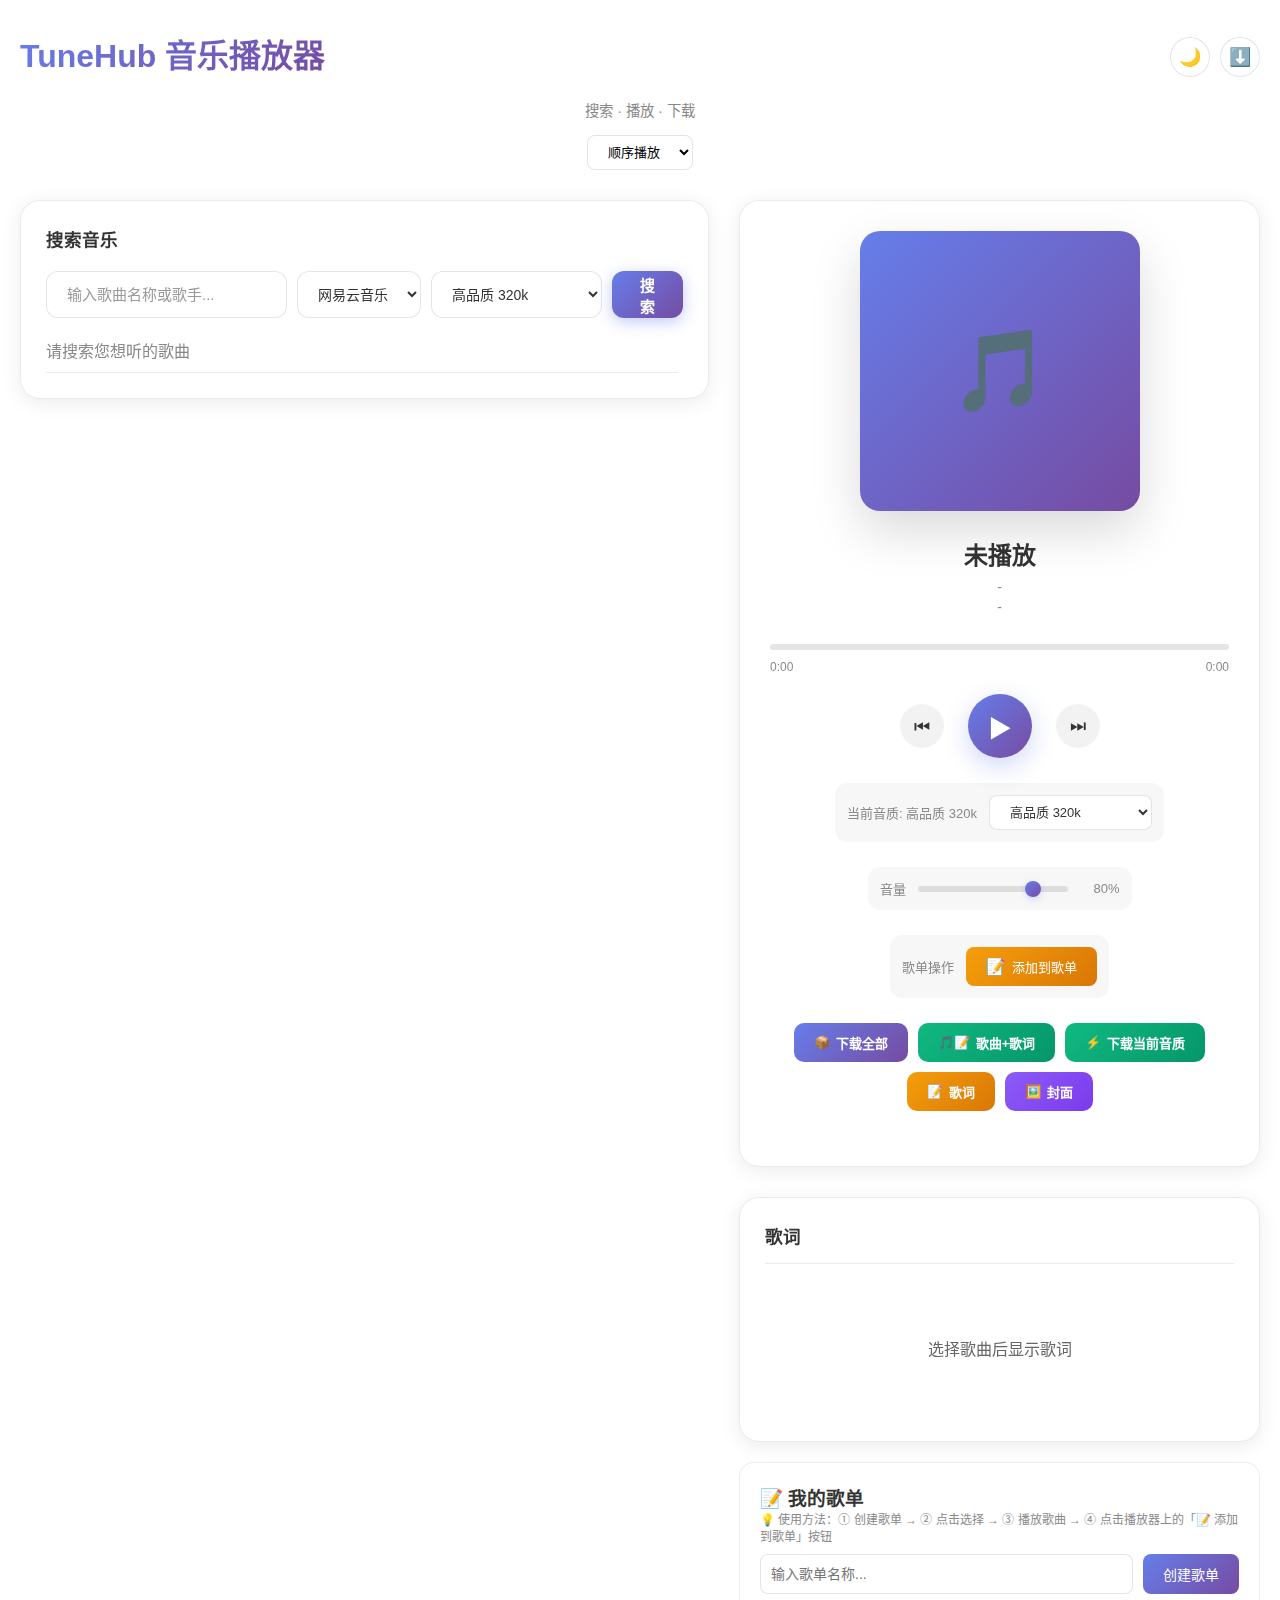
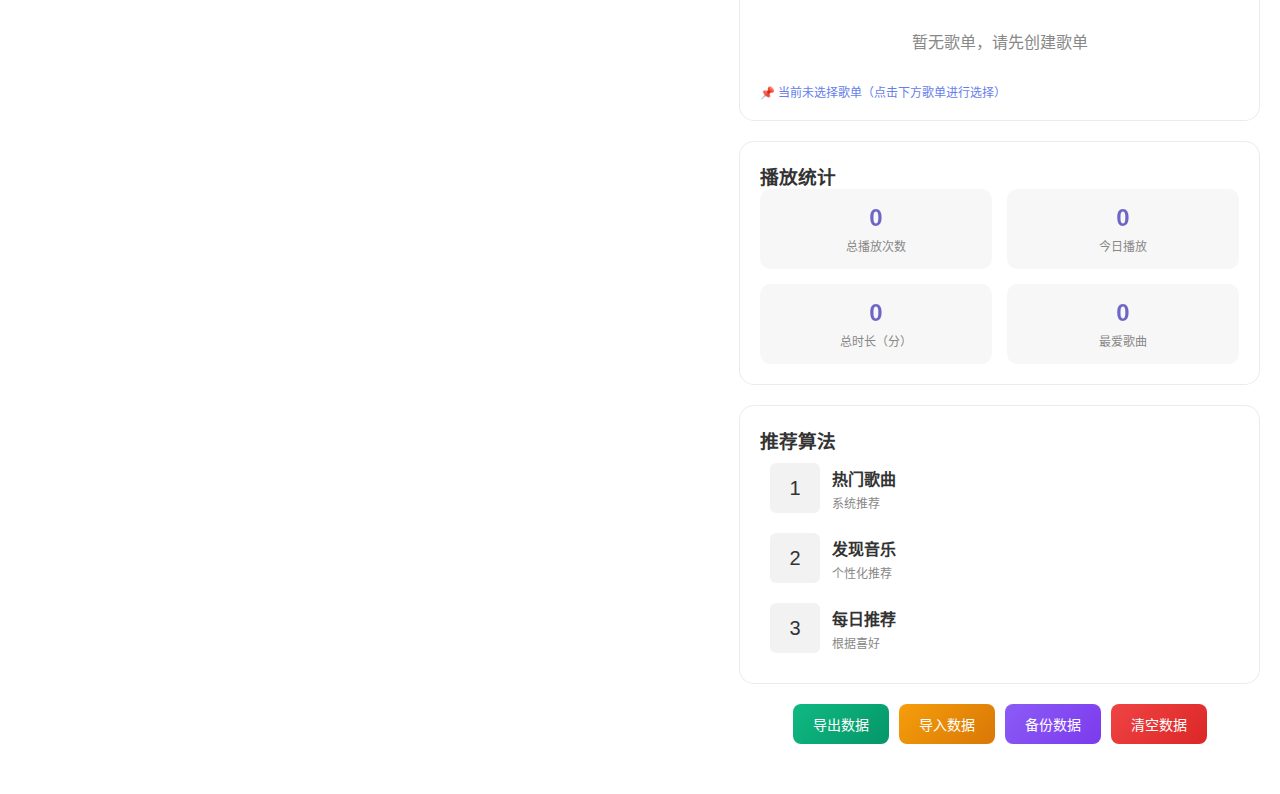
<file: music-player-backup-miniplayer.html>
<!DOCTYPE html>
<html lang="zh-CN">
<head>
    <meta charset="UTF-8">
    <meta name="viewport" content="width=device-width, initial-scale=1.0">
    <title>TuneHub 音乐播放器</title>
    <style>
        * {
            margin: 0;
            padding: 0;
            box-sizing: border-box;
        }

        body {
            font-family: -apple-system, BlinkMacSystemFont, 'Segoe UI', 'PingFang SC', 'Hiragino Sans GB', 'Microsoft YaHei', sans-serif;
            min-height: 100vh;
            color: #333;
            transition: all 0.3s ease;
        }

        /* Light mode (default) */
        body.light-mode {
            background: linear-gradient(135deg, #f5f7fa 0%, #e4e8ed 100%);
        }

        /* Dark mode */
        body.dark-mode {
            background: linear-gradient(135deg, #1a1a2e 0%, #0f0f1e 100%);
            color: #e0e0e0;
        }

        .container {
            max-width: 1400px;
            margin: 0 auto;
            padding: 30px 20px;
        }

        .header {
            text-align: center;
            margin-bottom: 30px;
        }

        .header-controls {
            display: flex;
            justify-content: space-between;
            align-items: center;
            margin-bottom: 15px;
        }

        .header-buttons {
            display: flex;
            gap: 10px;
        }

        .theme-toggle, .mini-player-toggle {
            background: rgba(255, 255, 255, 0.8);
            border: 1px solid rgba(0, 0, 0, 0.1);
            border-radius: 50%;
            width: 40px;
            height: 40px;
            cursor: pointer;
            transition: all 0.3s;
            display: flex;
            align-items: center;
            justify-content: center;
            font-size: 18px;
        }

        .theme-toggle:hover, .mini-player-toggle:hover {
            background: rgba(102, 126, 234, 0.1);
            transform: scale(1.1);
        }

        body.dark-mode .theme-toggle, body.dark-mode .mini-player-toggle {
            background: rgba(30, 30, 45, 0.8);
            border: 1px solid rgba(255, 255, 255, 0.2);
        }

        .play-modes {
            margin: 15px 0;
        }

        .play-modes select {
            padding: 8px 16px;
            background: rgba(255, 255, 255, 0.9);
            border: 1px solid rgba(0, 0, 0, 0.1);
            border-radius: 8px;
            font-size: 13px;
            cursor: pointer;
        }

        body.dark-mode .play-modes select {
            background: rgba(30, 30, 45, 0.8);
            border: 1px solid rgba(255, 255, 255, 0.2);
            color: #e0e0e0;
        }

        .header h1 {
            font-size: 2rem;
            font-weight: 700;
            background: linear-gradient(135deg, #667eea 0%, #764ba2 100%);
            -webkit-background-clip: text;
            -webkit-text-fill-color: transparent;
            background-clip: text;
            margin-bottom: 8px;
        }

        .header p {
            font-size: 0.9rem;
            color: #888;
        }

        .main-container {
            display: grid;
            grid-template-columns: 1fr 1fr;
            gap: 30px;
            align-items: start;
        }

        @media (max-width: 900px) {
            .main-container {
                grid-template-columns: 1fr;
            }
        }

        /* 迷你播放器样式 */
        .mini-player {
            position: fixed !important;
            bottom: 20px;
            right: 20px;
            width: 320px !important;
            max-height: 120px !important;
            z-index: 1000;
            box-shadow: 0 8px 32px rgba(0, 0, 0, 0.3);
        }

        .mini-player-content {
            padding: 15px;
            display: flex;
            align-items: center;
            gap: 12px;
        }

        .mini-player-cover {
            width: 60px;
            height: 60px;
            border-radius: 8px;
            flex-shrink: 0;
        }

        .mini-player-info {
            flex: 1;
            min-width: 0;
        }

        .mini-player-title {
            font-size: 14px;
            font-weight: 600;
            margin-bottom: 4px;
            overflow: hidden;
            text-overflow: ellipsis;
            white-space: nowrap;
        }

        .mini-player-artist {
            font-size: 12px;
            color: #888;
            overflow: hidden;
            text-overflow: ellipsis;
            white-space: nowrap;
        }

        .mini-player-controls {
            display: flex;
            flex-direction: column;
            gap: 8px;
            align-items: center;
        }

        .mini-player-buttons {
            display: flex;
            gap: 8px;
        }

        .mini-btn {
            background: none;
            border: none;
            font-size: 16px;
            cursor: pointer;
            padding: 4px;
            border-radius: 4px;
            transition: all 0.2s;
        }

        .mini-btn:hover {
            background: rgba(255, 255, 255, 0.1);
        }

        .mini-player-progress {
            width: 100%;
            height: 3px;
            background: rgba(0, 0, 0, 0.1);
            border-radius: 2px;
            overflow: hidden;
        }

        .mini-player-progress-bar {
            height: 100%;
            background: #667eea;
            width: 0;
            transition: width 0.1s;
        }

        body.dark-mode .mini-player-progress {
            background: rgba(255, 255, 255, 0.1);
        }

        /* 音频频谱可视化 */
        .visualizer-container {
            width: 100%;
            height: 100px;
            position: absolute;
            bottom: 0;
            left: 0;
            opacity: 0.3;
            pointer-events: none;
        }

        .visualizer {
            display: flex;
            align-items: flex-end;
            justify-content: center;
            height: 100%;
            gap: 2px;
        }

        .visualizer-bar {
            width: 3px;
            background: linear-gradient(to top, #667eea, #764ba2);
            transition: height 0.1s;
            border-radius: 2px 2px 0 0;
        }

        /* 歌单管理 */
        .playlist-section {
            margin-top: 20px;
            padding: 20px;
            background: rgba(255, 255, 255, 0.8);
            border-radius: 15px;
            border: 1px solid rgba(0, 0, 0, 0.08);
        }

        body.dark-mode .playlist-section {
            background: rgba(30, 30, 45, 0.8);
            border: 1px solid rgba(255, 255, 255, 0.1);
        }

        .playlist-controls {
            display: flex;
            gap: 10px;
            margin-bottom: 15px;
        }

        .playlist-controls input {
            flex: 1;
            padding: 10px;
            border: 1px solid rgba(0, 0, 0, 0.1);
            border-radius: 8px;
            font-size: 14px;
        }

        body.dark-mode .playlist-controls input {
            background: rgba(255, 255, 255, 0.1);
            color: #e0e0e0;
            border: 1px solid rgba(255, 255, 255, 0.2);
        }

        .playlist-btn {
            padding: 10px 20px;
            border: none;
            border-radius: 8px;
            background: linear-gradient(135deg, #667eea 0%, #764ba2 100%);
            color: white;
            cursor: pointer;
            font-size: 14px;
            transition: all 0.3s;
        }

        .playlist-btn:hover {
            transform: translateY(-2px);
            box-shadow: 0 4px 15px rgba(102, 126, 234, 0.3);
        }

        .playlist-list {
            max-height: 300px;
            overflow-y: auto;
        }

        .playlist-item {
            display: flex;
            justify-content: space-between;
            align-items: center;
            padding: 10px;
            margin-bottom: 8px;
            background: rgba(0, 0, 0, 0.03);
            border-radius: 8px;
            cursor: pointer;
            transition: all 0.3s;
        }

        .playlist-item:hover {
            background: rgba(102, 126, 234, 0.1);
        }

        .playlist-item.playing {
            background: rgba(102, 126, 234, 0.2);
        }

        .playlist-name {
            font-weight: 600;
        }

        .playlist-count {
            font-size: 12px;
            color: #888;
        }

        /* 通知样式 */
        .notification {
            position: fixed;
            top: 20px;
            right: 20px;
            padding: 15px 20px;
            background: rgba(255, 255, 255, 0.9);
            border-radius: 10px;
            box-shadow: 0 4px 20px rgba(0, 0, 0, 0.1);
            display: flex;
            align-items: center;
            gap: 10px;
            transform: translateX(400px);
            transition: transform 0.3s ease;
            z-index: 1001;
        }

        body.dark-mode .notification {
            background: rgba(30, 30, 45, 0.9);
            box-shadow: 0 4px 20px rgba(0, 0, 0, 0.3);
        }

        .notification.show {
            transform: translateX(0);
        }

        .notification-icon {
            font-size: 20px;
        }

        .notification-message {
            font-size: 14px;
            font-weight: 500;
        }

        /* 统计信息 */
        .stats-section {
            margin-top: 20px;
            padding: 20px;
            background: rgba(255, 255, 255, 0.8);
            border-radius: 15px;
            border: 1px solid rgba(0, 0, 0, 0.08);
        }

        body.dark-mode .stats-section {
            background: rgba(30, 30, 45, 0.8);
            border: 1px solid rgba(255, 255, 255, 0.1);
        }

        .stats-grid {
            display: grid;
            grid-template-columns: repeat(auto-fit, minmax(150px, 1fr));
            gap: 15px;
        }

        .stat-item {
            text-align: center;
            padding: 15px;
            background: rgba(0, 0, 0, 0.03);
            border-radius: 10px;
        }

        .stat-value {
            font-size: 24px;
            font-weight: 700;
            background: linear-gradient(135deg, #667eea 0%, #764ba2 100%);
            -webkit-background-clip: text;
            -webkit-text-fill-color: transparent;
            background-clip: text;
        }

        .stat-label {
            font-size: 12px;
            color: #888;
            margin-top: 5px;
        }

        /* 推荐歌曲 */
        .recommendations-section {
            margin-top: 20px;
            padding: 20px;
            background: rgba(255, 255, 255, 0.8);
            border-radius: 15px;
            border: 1px solid rgba(0, 0, 0, 0.08);
        }

        body.dark-mode .recommendations-section {
            background: rgba(30, 30, 45, 0.8);
            border: 1px solid rgba(255, 255, 255, 0.1);
        }

        .recommendations-title {
            font-size: 18px;
            font-weight: 600;
            margin-bottom: 15px;
        }

        .recommendation-item {
            display: flex;
            align-items: center;
            gap: 12px;
            padding: 10px;
            border-radius: 8px;
            cursor: pointer;
            transition: all 0.3s;
        }

        .recommendation-item:hover {
            background: rgba(102, 126, 234, 0.1);
        }

        .recommendation-cover {
            width: 50px;
            height: 50px;
            border-radius: 6px;
            background: rgba(0, 0, 0, 0.05);
            display: flex;
            align-items: center;
            justify-content: center;
            font-size: 20px;
        }

        .recommendation-info {
            flex: 1;
        }

        .recommendation-name {
            font-weight: 600;
            margin-bottom: 4px;
        }

        .recommendation-artist {
            font-size: 12px;
            color: #888;
        }

        /* 数据管理 */
        .data-controls {
            display: flex;
            gap: 10px;
            justify-content: center;
            margin: 20px 0;
        }

        .data-btn {
            padding: 10px 20px;
            border: none;
            border-radius: 8px;
            cursor: pointer;
            font-size: 14px;
            transition: all 0.3s;
        }

        .btn-export {
            background: linear-gradient(135deg, #10b981 0%, #059669 100%);
            color: white;
        }

        .btn-import {
            background: linear-gradient(135deg, #f59e0b 0%, #d97706 100%);
            color: white;
        }

        .btn-backup {
            background: linear-gradient(135deg, #8b5cf6 0%, #7c3aed 100%);
            color: white;
        }

        .btn-clear {
            background: linear-gradient(135deg, #ef4444 0%, #dc2626 100%);
            color: white;
        }

        .data-btn:hover {
            transform: translateY(-2px);
            box-shadow: 0 4px 15px rgba(0, 0, 0, 0.2);
        }

        /* 搜索区域 */
        .search-panel {
            background: rgba(255, 255, 255, 0.8);
            backdrop-filter: blur(20px);
            border-radius: 20px;
            padding: 25px;
            padding-bottom: 10px;
            border: 1px solid rgba(0, 0, 0, 0.08);
            box-shadow: 0 4px 20px rgba(0, 0, 0, 0.08);
            max-height: 85vh;
            display: flex;
            flex-direction: column;
        }

        body.dark-mode .search-panel {
            background: rgba(30, 30, 45, 0.8);
            border: 1px solid rgba(255, 255, 255, 0.1);
            box-shadow: 0 4px 20px rgba(0, 0, 0, 0.3);
        }

        .search-panel > * {
            flex-shrink: 0;
        }

        .search-panel > .song-list {
            flex: 1;
            overflow: hidden;
        }

        .search-panel h2 {
            font-size: 1.1rem;
            margin-bottom: 20px;
            color: #333;
            font-weight: 600;
        }

        .search-box {
            display: flex;
            gap: 10px;
            margin-bottom: 20px;
        }

        .search-box input {
            flex: 1;
            padding: 14px 20px;
            background: rgba(255, 255, 255, 0.9);
            border: 1px solid rgba(0, 0, 0, 0.1);
            border-radius: 12px;
            font-size: 15px;
            color: #333;
            transition: all 0.3s;
        }

        body.dark-mode .search-box input {
            background: rgba(255, 255, 255, 0.1);
            color: #e0e0e0;
            border: 1px solid rgba(255, 255, 255, 0.2);
        }

        .search-box input:focus {
            outline: none;
            border-color: #667eea;
            background: #fff;
            box-shadow: 0 0 20px rgba(102, 126, 234, 0.15);
        }

        .search-box input::placeholder {
            color: #999;
        }

        .search-box select {
            padding: 0 16px;
            background: rgba(255, 255, 255, 0.9);
            border: 1px solid rgba(0, 0, 0, 0.1);
            border-radius: 12px;
            font-size: 14px;
            color: #333;
            cursor: pointer;
            transition: all 0.3s;
        }

        .search-box select:hover {
            background: #fff;
        }

        .search-box select:focus {
            outline: none;
            border-color: #667eea;
        }

        .search-box select option {
            background: #fff;
            color: #333;
        }

        .search-btn {
            padding: 0 28px;
            background: linear-gradient(135deg, #667eea 0%, #764ba2 100%);
            color: white;
            border: none;
            border-radius: 12px;
            font-size: 15px;
            font-weight: 600;
            cursor: pointer;
            transition: all 0.3s;
            box-shadow: 0 4px 15px rgba(102, 126, 234, 0.4);
        }

        .search-btn:hover {
            transform: translateY(-2px);
            box-shadow: 0 6px 20px rgba(102, 126, 234, 0.5);
        }

        .search-btn:active {
            transform: translateY(0);
        }

        /* 歌曲列表 */
        .song-list {
            max-height: 450px;
            overflow-y: auto;
            padding-right: 5px;
        }

        .song-list::-webkit-scrollbar {
            width: 6px;
        }

        .song-list::-webkit-scrollbar-track {
            background: rgba(0, 0, 0, 0.05);
            border-radius: 3px;
        }

        .song-list::-webkit-scrollbar-thumb {
            background: rgba(0, 0, 0, 0.2);
            border-radius: 3px;
        }

        .song-list::-webkit-scrollbar-thumb:hover {
            background: rgba(0, 0, 0, 0.3);
        }

        .song-item {
            display: flex;
            align-items: center;
            padding: 12px 14px;
            border-radius: 12px;
            cursor: pointer;
            transition: all 0.3s;
            margin-bottom: 8px;
            background: rgba(255, 255, 255, 0.6);
            border: 1px solid transparent;
            position: relative;
        }

        .song-item:hover {
            background: #fff;
            border-color: rgba(102, 126, 234, 0.2);
            transform: translateX(4px);
            box-shadow: 0 2px 8px rgba(0, 0, 0, 0.06);
        }

        .song-item.active {
            background: linear-gradient(135deg, rgba(102, 126, 234, 0.1) 0%, rgba(118, 75, 162, 0.1) 100%);
            border-color: #667eea;
        }

        .song-item img {
            width: 50px;
            height: 50px;
            border-radius: 10px;
            margin-right: 14px;
            object-fit: cover;
            box-shadow: 0 4px 12px rgba(0, 0, 0, 0.1);
        }

        .song-info {
            flex: 1;
            min-width: 0;
        }

        .song-name {
            font-weight: 600;
            margin-bottom: 4px;
            font-size: 15px;
            white-space: nowrap;
            overflow: hidden;
            text-overflow: ellipsis;
            color: #333;
        }

        .song-item.active .song-name {
            color: #667eea;
        }

        .song-artist {
            font-size: 13px;
            color: #888;
        }

        /* 播放器面板 */
        .player-panel {
            background: rgba(255, 255, 255, 0.8);
            backdrop-filter: blur(20px);
            border-radius: 20px;
            padding: 30px;
            border: 1px solid rgba(0, 0, 0, 0.08);
            box-shadow: 0 4px 20px rgba(0, 0, 0, 0.08);
        }

        body.dark-mode .player-panel {
            background: rgba(30, 30, 45, 0.8);
            border: 1px solid rgba(255, 255, 255, 0.1);
            box-shadow: 0 4px 20px rgba(0, 0, 0, 0.3);
        }

        .now-playing-section {
            display: flex;
            flex-direction: column;
            align-items: center;
        }

        .album-cover-container {
            position: relative;
            margin-bottom: 25px;
        }

        .album-cover {
            width: 280px;
            height: 280px;
            border-radius: 20px;
            overflow: hidden;
            box-shadow: 0 20px 50px rgba(0, 0, 0, 0.15);
            transition: all 0.5s;
        }

        .album-cover:hover {
            transform: scale(1.02);
        }

        .album-cover img {
            width: 100%;
            height: 100%;
            object-fit: cover;
        }

        .album-cover .placeholder {
            width: 100%;
            height: 100%;
            display: flex;
            align-items: center;
            justify-content: center;
            font-size: 80px;
            background: linear-gradient(135deg, #667eea 0%, #764ba2 100%);
        }

        /* 正在播放动画 */
        .album-cover.playing {
            animation: pulse 2s ease-in-out infinite;
        }

        @keyframes pulse {
            0%, 100% { box-shadow: 0 20px 50px rgba(102, 126, 234, 0.3); }
            50% { box-shadow: 0 20px 60px rgba(102, 126, 234, 0.5); }
        }

        .song-details {
            text-align: center;
            margin-bottom: 25px;
        }

        .song-details h2 {
            font-size: 1.5rem;
            font-weight: 700;
            margin-bottom: 8px;
            color: #333;
        }

        .song-details p {
            color: #888;
            font-size: 14px;
            margin-bottom: 4px;
        }

        /* 进度条 */
        .progress-section {
            width: 100%;
            margin-bottom: 20px;
        }

        .progress-bar {
            width: 100%;
            height: 6px;
            background: rgba(0, 0, 0, 0.1);
            border-radius: 3px;
            cursor: pointer;
            position: relative;
            transition: height 0.2s;
        }

        .progress-bar:hover {
            height: 8px;
        }

        .progress-fill {
            height: 100%;
            background: linear-gradient(90deg, #667eea 0%, #764ba2 100%);
            border-radius: 3px;
            width: 0%;
            transition: width 0.1s;
            position: relative;
        }

        .progress-fill::after {
            content: '';
            position: absolute;
            right: -6px;
            top: 50%;
            transform: translateY(-50%);
            width: 12px;
            height: 12px;
            background: #667eea;
            border-radius: 50%;
            opacity: 0;
            transition: opacity 0.2s;
            box-shadow: 0 2px 8px rgba(102, 126, 234, 0.3);
        }

        .progress-bar:hover .progress-fill::after {
            opacity: 1;
        }

        .time-info {
            display: flex;
            justify-content: space-between;
            margin-top: 10px;
            font-size: 12px;
            color: #888;
            font-weight: 500;
        }

        /* 控制按钮 */
        .controls {
            display: flex;
            justify-content: center;
            align-items: center;
            gap: 24px;
            margin-bottom: 25px;
        }

        .control-btn {
            width: 44px;
            height: 44px;
            border-radius: 50%;
            border: none;
            background: rgba(0, 0, 0, 0.05);
            color: #333;
            font-size: 18px;
            cursor: pointer;
            transition: all 0.3s;
            display: flex;
            align-items: center;
            justify-content: center;
        }

        .control-btn:hover {
            background: rgba(102, 126, 234, 0.1);
            transform: scale(1.1);
        }

        .play-btn {
            width: 64px;
            height: 64px;
            font-size: 24px;
            background: linear-gradient(135deg, #667eea 0%, #764ba2 100%);
            color: #fff;
            box-shadow: 0 8px 25px rgba(102, 126, 234, 0.3);
        }

        .play-btn:hover {
            background: linear-gradient(135deg, #5a67d8 0%, #6b46c1 100%);
            box-shadow: 0 10px 30px rgba(102, 126, 234, 0.4);
            transform: scale(1.05);
        }

        /* 音质选择 */
        .quality-section {
            display: flex;
            align-items: center;
            justify-content: center;
            gap: 12px;
            margin-bottom: 25px;
            padding: 12px;
            background: rgba(0, 0, 0, 0.03);
            border-radius: 12px;
        }

        .quality-label {
            font-size: 13px;
            color: #888;
        }

        .quality-select {
            padding: 8px 16px;
            background: rgba(255, 255, 255, 0.9);
            border: 1px solid rgba(0, 0, 0, 0.1);
            border-radius: 8px;
            font-size: 13px;
            color: #333;
            cursor: pointer;
            transition: all 0.3s;
        }

        .quality-select:hover {
            background: #fff;
        }

        .quality-select option {
            background: #fff;
            color: #333;
        }

        .quality-status {
            display: inline-flex;
            align-items: center;
            gap: 4px;
            padding: 4px 8px;
            background: rgba(102, 126, 234, 0.1);
            border-radius: 6px;
            font-size: 11px;
            color: #667eea;
            font-weight: 500;
            animation: pulse-status 1.5s ease-in-out infinite;
        }

        @keyframes pulse-status {
            0%, 100% { opacity: 0.6; }
            50% { opacity: 1; }
        }

        /* 音量控制 */
        .volume-section {
            display: flex;
            align-items: center;
            justify-content: center;
            gap: 12px;
            margin-bottom: 25px;
            padding: 12px;
            background: rgba(0, 0, 0, 0.03);
            border-radius: 12px;
        }

        .volume-label {
            font-size: 13px;
            color: #888;
        }

        .volume-slider {
            width: 150px;
            cursor: pointer;
            -webkit-appearance: none;
            appearance: none;
            height: 6px;
            background: rgba(0, 0, 0, 0.1);
            border-radius: 3px;
            outline: none;
        }

        .volume-slider::-webkit-slider-thumb {
            -webkit-appearance: none;
            appearance: none;
            width: 16px;
            height: 16px;
            background: linear-gradient(135deg, #667eea 0%, #764ba2 100%);
            border-radius: 50%;
            cursor: pointer;
            transition: all 0.2s;
            box-shadow: 0 2px 6px rgba(102, 126, 234, 0.3);
        }

        .volume-slider::-webkit-slider-thumb:hover {
            transform: scale(1.2);
            box-shadow: 0 3px 8px rgba(102, 126, 234, 0.4);
        }

        .volume-slider::-moz-range-thumb {
            width: 16px;
            height: 16px;
            background: linear-gradient(135deg, #667eea 0%, #764ba2 100%);
            border-radius: 50%;
            cursor: pointer;
            border: none;
            transition: all 0.2s;
            box-shadow: 0 2px 6px rgba(102, 126, 234, 0.3);
        }

        .volume-slider::-moz-range-thumb:hover {
            transform: scale(1.2);
            box-shadow: 0 3px 8px rgba(102, 126, 234, 0.4);
        }

        .volume-value {
            font-size: 13px;
            color: #888;
            min-width: 40px;
            text-align: right;
        }

        /* 下载按钮 */
        .download-section {
            display: flex;
            flex-wrap: wrap;
            gap: 10px;
            justify-content: center;
            margin-bottom: 25px;
        }

        .download-btn {
            padding: 10px 20px;
            border: none;
            border-radius: 10px;
            cursor: pointer;
            font-size: 13px;
            font-weight: 600;
            transition: all 0.3s;
            display: flex;
            align-items: center;
            gap: 6px;
            color: #fff;
        }

        .download-btn:hover {
            transform: translateY(-2px);
            box-shadow: 0 4px 15px rgba(102, 126, 234, 0.3);
        }

        .download-btn:active {
            transform: translateY(0);
        }

        .btn-download-all {
            background: linear-gradient(135deg, #667eea 0%, #764ba2 100%);
        }

        .btn-download-audio {
            background: linear-gradient(135deg, #10b981 0%, #059669 100%);
        }

        .btn-download-lyrics {
            background: linear-gradient(135deg, #f59e0b 0%, #d97706 100%);
        }

        .btn-download-cover {
            background: linear-gradient(135deg, #8b5cf6 0%, #7c3aed 100%);
        }

        /* 歌词区域 */
        .lyrics-panel {
            background: rgba(255, 255, 255, 0.8);
            backdrop-filter: blur(20px);
            border-radius: 20px;
            padding: 25px;
            border: 1px solid rgba(0, 0, 0, 0.08);
            box-shadow: 0 4px 20px rgba(0, 0, 0, 0.08);
        }

        .lyrics-header {
            display: flex;
            justify-content: space-between;
            align-items: center;
            margin-bottom: 20px;
            padding-bottom: 15px;
            border-bottom: 1px solid rgba(0, 0, 0, 0.08);
        }

        .lyrics-header h3 {
            font-size: 1.1rem;
            color: #333;
            font-weight: 600;
        }

        .lyrics-content {
            max-height: 400px;
            overflow-y: auto;
            font-family: -apple-system, BlinkMacSystemFont, 'Segoe UI', sans-serif;
            line-height: 2;
            color: #666;
            padding: 10px;
        }

        .lyrics-content::-webkit-scrollbar {
            width: 4px;
        }

        .lyrics-content::-webkit-scrollbar-track {
            background: rgba(0, 0, 0, 0.05);
        }

        .lyrics-content::-webkit-scrollbar-thumb {
            background: rgba(0, 0, 0, 0.2);
            border-radius: 2px;
        }

        .lyrics-line {
            padding: 8px 0;
            transition: all 0.3s;
            border-radius: 8px;
            font-size: 14px;
        }

        .lyrics-line:hover {
            color: #999;
            background: rgba(102, 126, 234, 0.05);
        }

        .lyrics-line.active {
            color: #667eea;
            font-size: 16px;
            font-weight: 600;
            background: rgba(102, 126, 234, 0.1);
        }

        /* 状态提示 */
        .loading {
            text-align: center;
            padding: 30px;
            color: #888;
        }

        .loading::before {
            content: '';
            display: inline-block;
            width: 20px;
            height: 20px;
            border: 2px solid rgba(255, 255, 255, 0.2);
            border-top-color: #667eea;
            border-radius: 50%;
            animation: spin 1s linear infinite;
            margin-right: 10px;
            vertical-align: middle;
        }

        @keyframes spin {
            to { transform: rotate(360deg); }
        }

        .error {
            background: rgba(239, 68, 68, 0.15);
            color: #f87171;
            padding: 15px;
            border-radius: 12px;
            margin-bottom: 20px;
            border: 1px solid rgba(239, 68, 68, 0.3);
        }

        .song-list-title {
            font-size: 1rem;
            color: #888;
            margin-bottom: 15px;
            padding-bottom: 10px;
            border-bottom: 1px solid rgba(0, 0, 0, 0.08);
        }

        @media (max-width: 600px) {
            .container {
                padding: 15px;
            }

            .header h1 {
                font-size: 1.6rem;
            }

            .search-box {
                flex-wrap: wrap;
            }

            .search-box input,
            .search-box select,
            .search-btn {
                width: 100%;
            }

            .album-cover {
                width: 220px;
                height: 220px;
            }

            .controls {
                gap: 16px;
            }

            .control-btn {
                width: 40px;
                height: 40px;
                font-size: 16px;
            }

            .play-btn {
                width: 56px;
                height: 56px;
                font-size: 20px;
            }

            .download-section {
                flex-direction: column;
            }

            .download-btn {
                width: 100%;
                justify-content: center;
            }
        }
    </style>
</head>
<body>
    <div class="container">
        <div class="header">
            <div class="header-controls">
                <h1>TuneHub 音乐播放器</h1>
                <div class="header-buttons">
                    <button id="themeToggle" class="theme-toggle" onclick="toggleTheme()">
                        <span id="themeIcon">🌙</span>
                    </button>
                    <button id="miniPlayerToggle" class="mini-player-toggle" onclick="toggleMiniPlayer()">
                        <span>⬇️</span>
                    </button>
                </div>
            </div>
            <p>搜索 · 播放 · 下载</p>
            <div class="play-modes">
                <select id="playModeSelect" onchange="changePlayMode()">
                    <option value="normal">顺序播放</option>
                    <option value="single">单曲循环</option>
                    <option value="loop">列表循环</option>
                    <option value="shuffle">随机播放</option>
                </select>
            </div>
        </div>

        <div class="main-container">
            <!-- 左侧：搜索和列表 -->
            <div class="left-panel">
                <div class="search-panel">
                    <h2>搜索音乐</h2>
                    <div class="search-box">
                        <input type="text" id="searchInput" placeholder="输入歌曲名称或歌手...">
                        <select id="platformSelect">
                            <option value="netease">网易云音乐</option>
                            <option value="kuwo">酷我音乐</option>
                            <option value="qq">QQ音乐</option>
                            <option value="aggregateSearch">聚合搜索</option>
                        </select>
                        <select id="qualitySelect">
                            <option value="320k">高品质 320k</option>
                            <option value="128k">标准 128k</option>
                            <option value="flac">无损 FLAC</option>
                            <option value="flac24bit">Hi-Res FLAC 24bit</option>
                        </select>
                        <button class="search-btn" onclick="searchMusic()">搜索</button>
                    </div>
                    <div id="songList" class="song-list">
                        <div class="song-list-title">请搜索您想听的歌曲</div>
                    </div>
                </div>
            </div>

            <!-- 右侧：播放器和歌词 -->
            <div class="right-panel">
                <!-- 可视化容器 -->
                <div class="visualizer-container">
                    <canvas class="visualizer" id="visualizer"></canvas>
                </div>

                <!-- 迷你播放器（默认隐藏） -->
                <div class="mini-player" id="miniPlayer" style="display: none;">
                    <div class="mini-player-content">
                        <div class="mini-player-cover" id="miniPlayerCover">
                            <div class="placeholder">🎵</div>
                        </div>
                        <div class="mini-player-info">
                            <div class="mini-player-title" id="miniPlayerTitle">未播放</div>
                            <div class="mini-player-artist" id="miniPlayerArtist">-</div>
                        </div>
                        <div class="mini-player-controls">
                            <div class="mini-player-buttons">
                                <button class="mini-btn" onclick="previousSong()">⏮</button>
                                <button class="mini-btn play-btn" onclick="togglePlay()" id="miniPlayBtn">▶</button>
                                <button class="mini-btn" onclick="nextSong()">⏭</button>
                            </div>
                            <div class="mini-player-progress">
                                <div class="mini-player-progress-bar" id="miniProgressBar"></div>
                            </div>
                        </div>
                    </div>
                </div>

                <div class="player-panel" id="playerPanel">
                    <div class="now-playing-section">
                        <div class="album-cover-container">
                            <div class="album-cover" id="albumCover">
                                <div class="placeholder">🎵</div>
                            </div>
                        </div>
                        <div class="song-details">
                            <h2 id="currentSongName">未播放</h2>
                            <p id="currentArtist">-</p>
                            <p id="currentAlbum">-</p>
                        </div>
                        <div class="progress-section">
                            <div class="progress-bar" onclick="seekTo(event)">
                                <div class="progress-fill" id="progressFill"></div>
                            </div>
                            <div class="time-info">
                                <span id="currentTime">0:00</span>
                                <span id="duration">0:00</span>
                            </div>
                        </div>
                        <div class="controls">
                            <button class="control-btn" onclick="previousSong()">⏮</button>
                            <button class="control-btn play-btn" onclick="togglePlay()" id="playBtn">▶</button>
                            <button class="control-btn" onclick="nextSong()">⏭</button>
                        </div>
                        <div class="quality-section">
                            <span class="quality-label" id="currentQuality">当前音质: 高品质 320k</span>
                            <select id="qualityChange" class="quality-select" onchange="changeQuality()">
                                <option value="320k">高品质 320k</option>
                                <option value="128k">标准 128k</option>
                                <option value="flac">无损 FLAC</option>
                                <option value="flac24bit">Hi-Res FLAC 24bit</option>
                            </select>
                            <span id="qualityStatus" class="quality-status" style="display: none;">⚡ 切换中</span>
                        </div>
                        <div class="volume-section">
                            <span class="volume-label">音量</span>
                            <input type="range" id="volumeSlider" min="0" max="100" value="80" class="volume-slider" onchange="changeVolume()">
                            <span id="volumeValue" class="volume-value">80%</span>
                        </div>
                        <div class="playlist-add-section" style="display: flex; align-items: center; justify-content: center; gap: 12px; margin-bottom: 25px; padding: 12px; background: rgba(0, 0, 0, 0.03); border-radius: 12px;">
                            <span class="playlist-label" style="font-size: 13px; color: #888;">歌单操作</span>
                            <button class="playlist-add-btn" onclick="addCurrentSongToPlaylist()" style="padding: 10px 20px; border: none; border-radius: 8px; background: linear-gradient(135deg, #f59e0b 0%, #d97706 100%); color: white; cursor: pointer; font-size: 13px; transition: all 0.3s; display: flex; align-items: center; gap: 6px;">
                                <span style="font-size: 16px;">📝</span> 添加到歌单
                            </button>
                        </div>
                        <div class="download-section">
                            <button class="download-btn btn-download-all" onclick="downloadAll()">
                                <span>📦</span> 下载全部
                            </button>
                            <button class="download-btn btn-download-audio" onclick="downloadAudioAndLyrics()">
                                <span>🎵📝</span> 歌曲+歌词
                            </button>
                            <button class="download-btn btn-download-audio" onclick="downloadCurrentQualityAudio()">
                                <span>⚡</span> 下载当前音质
                            </button>
                            <button class="download-btn btn-download-lyrics" onclick="downloadLyrics()">
                                <span>📝</span> 歌词
                            </button>
                            <button class="download-btn btn-download-cover" onclick="downloadCover()">
                                <span>🖼️</span> 封面
                            </button>
                        </div>
                    </div>
                </div>

                <!-- 歌词面板 -->
                <div class="lyrics-panel" style="margin-top: 30px;">
                    <div class="lyrics-header">
                        <h3>歌词</h3>
                    </div>
                    <div id="lyricsContent" class="lyrics-content">
                        <div style="text-align: center; color: #666; padding: 40px;">
                            选择歌曲后显示歌词
                        </div>
                    </div>
                </div>

                <!-- 歌单管理 -->
                <div class="playlist-section">
                    <h3>📝 我的歌单</h3>
                    <p style="font-size: 12px; color: #888; margin-bottom: 10px;">
                        💡 使用方法：① 创建歌单 → ② 点击选择 → ③ 播放歌曲 → ④ 点击播放器上的「📝 添加到歌单」按钮
                    </p>
                    <div class="playlist-controls">
                        <input type="text" id="playlistNameInput" placeholder="输入歌单名称...">
                        <button class="playlist-btn" onclick="createPlaylist()">创建歌单</button>
                    </div>
                    <div id="playlistList" class="playlist-list">
                        <!-- 歌单列表将在这里动态生成 -->
                    </div>
                    <div id="currentPlaylistStatus" style="margin-top: 10px; font-size: 12px; color: #667eea;">
                        📌 当前未选择歌单（点击下方歌单进行选择）
                    </div>
                </div>

                <!-- 统计信息 -->
                <div class="stats-section">
                    <h3>播放统计</h3>
                    <div class="stats-grid">
                        <div class="stat-item">
                            <div class="stat-value" id="totalPlayCount">0</div>
                            <div class="stat-label">总播放次数</div>
                        </div>
                        <div class="stat-item">
                            <div class="stat-value" id="todayPlayCount">0</div>
                            <div class="stat-label">今日播放</div>
                        </div>
                        <div class="stat-item">
                            <div class="stat-value" id="totalPlayTime">0</div>
                            <div class="stat-label">总时长（分）</div>
                        </div>
                        <div class="stat-item">
                            <div class="stat-value" id="favoriteCount">0</div>
                            <div class="stat-label">最爱歌曲</div>
                        </div>
                    </div>
                </div>

                <!-- 推荐歌曲 -->
                <div class="recommendations-section">
                    <h3>推荐算法</h3>
                    <div id="recommendationsList">
                        <div class="recommendation-item" onclick="loadRecommendation(this)">
                            <div class="recommendation-cover">🎵</div>
                            <div class="recommendation-info">
                                <div class="recommendation-name">推荐将根据您的播放历史生成</div>
                                <div class="recommendation-artist">播放更多歌曲以获取个性化推荐</div>
                            </div>
                        </div>
                    </div>
                </div>

                <!-- 数据管理 -->
                <div class="data-controls">
                    <button class="data-btn btn-export" onclick="exportData()">导出数据</button>
                    <button class="data-btn btn-import" onclick="document.getElementById('importFile').click()">导入数据</button>
                    <button class="data-btn btn-backup" onclick="backupData()">备份数据</button>
                    <button class="data-btn btn-clear" onclick="clearAllData()">清空数据</button>
                    <input type="file" id="importFile" accept=".json" style="display: none;" onchange="importData(event)">
                </div>
            </div>
            </div>
        </div>
    </div>

    <script>
        // 配置常量
        const API_BASE = 'https://music-dl.sayqz.com';
        const QUALITIES = ['128k', '320k', 'flac', 'flac24bit'];
        const QUALITY_NAMES = {
            '128k': '标准 128k',
            '320k': '高品质 320k',
            'flac': '无损 FLAC',
            'flac24bit': 'Hi-Res FLAC 24bit'
        };

        // 播放模式
        const PLAY_MODES = {
            normal: '顺序播放',
            single: '单曲循环',
            loop: '列表循环',
            shuffle: '随机播放'
        };

        // 全局变量
        let audioContext;
        let analyser;
        let dataArray;
        let isMiniPlayer = false;
        let currentPlayMode = 'normal';
        let playlists = {};
        let currentPlaylist = null; // 当前选中的歌单
        let playHistory = [];
        let playStatistics = {};
        let recommendations = [];
        let visualizerBars = 64;
        const PLATFORMS = {
            'netease': '网易云音乐',
            'kuwo': '酷我音乐',
            'qq': 'QQ音乐',
            'aggregateSearch': '聚合搜索'
        };

        // 播放器状态
        let audio = new Audio();
        let currentSong = null;
        let isPlaying = false;
        let songs = [];
        let currentSongIndex = 0;
        let lyricsData = [];
        let currentSongInfo = null;
        let currentQuality = '320k';
        let audioUrlMap = {};
        let currentPlatform = 'netease';
        let lastLyricsIndex = -1;
        let lyricsUpdateTimer = null;

        // 初始化
        window.onload = function() {
            // 先调用初始化
            initialize();

            audio.addEventListener('timeupdate', updateProgress);
            audio.addEventListener('ended', nextSong);
            audio.addEventListener('loadedmetadata', function() {
                document.getElementById('duration').textContent = formatTime(audio.duration);
            });
            audio.addEventListener('play', () => {
                isPlaying = true;
                updatePlayButton();
                document.getElementById('albumCover')?.classList.add('playing');

                // 开始可视化
                if (audioContext && audioContext.state === 'suspended') {
                    audioContext.resume();
                }
            });
            audio.addEventListener('pause', () => {
                isPlaying = false;
                updatePlayButton();
                document.getElementById('albumCover')?.classList.remove('playing');
            });

            initQuality();
            initVolume();

            // 搜索框回车事件
            document.getElementById('searchInput').addEventListener('keypress', function(event) {
                if (event.key === 'Enter') {
                    searchMusic();
                }
            });
        };

        // 初始化音量
        function initVolume() {
            const savedVolume = localStorage.getItem('preferredVolume');
            if (savedVolume) {
                audio.volume = savedVolume / 100;
                document.getElementById('volumeSlider').value = savedVolume;
                document.getElementById('volumeValue').textContent = savedVolume + '%';
            } else {
                audio.volume = 0.8;
            }
        }

        // 改变音量
        function changeVolume() {
            const volume = document.getElementById('volumeSlider').value;
            audio.volume = volume / 100;
            document.getElementById('volumeValue').textContent = volume + '%';
            localStorage.setItem('preferredVolume', volume);
        }

        // 主题切换
        function toggleTheme() {
            const body = document.body;
            const themeIcon = document.getElementById('themeIcon');

            if (body.classList.contains('dark-mode')) {
                body.classList.remove('dark-mode');
                body.classList.add('light-mode');
                themeIcon.textContent = '🌙';
                localStorage.setItem('theme', 'light');
                showNotification('已切换到亮色模式', '✨');
            } else {
                body.classList.remove('light-mode');
                body.classList.add('dark-mode');
                themeIcon.textContent = '☀️';
                localStorage.setItem('theme', 'dark');
                showNotification('已切换到深色模式', '🌙');
            }
        }

        // 迷你播放器切换
        function toggleMiniPlayer() {
            const playerPanel = document.getElementById('playerPanel');
            const miniPlayer = document.getElementById('miniPlayer');
            const container = document.querySelector('.container');
            const miniPlayerToggle = document.getElementById('miniPlayerToggle');

            if (isMiniPlayer) {
                // 返回正常模式
                isMiniPlayer = false;
                miniPlayer.style.display = 'none';
                playerPanel.style.display = 'block';
                container.style.display = 'block';
                miniPlayerToggle.innerHTML = '<span>⬇️</span>';
                showNotification('已返回正常播放器', '↩️');
            } else {
                // 进入迷你模式
                isMiniPlayer = true;
                miniPlayer.style.display = 'block';
                playerPanel.style.display = 'none';
                container.style.display = 'none';
                miniPlayerToggle.innerHTML = '<span>⬆️</span>';
                updateMiniPlayer();
                showNotification('已切换到迷你播放器', '⬇️');
            }
        }

        // 更新迷你播放器显示
        function updateMiniPlayer() {
            if (!isMiniPlayer) return;

            const cover = document.getElementById('miniPlayerCover');
            const title = document.getElementById('miniPlayerTitle');
            const artist = document.getElementById('miniPlayerArtist');
            const progressBar = document.getElementById('miniProgressBar');

            if (cover) {
                if (currentSongInfo?.pic) {
                    cover.innerHTML = `<img src="${currentSongInfo.pic}" alt="Cover" style="width: 100%; height: 100%; object-fit: cover; border-radius: 8px;">`;
                } else {
                    cover.innerHTML = '<div class="placeholder" style="font-size: 24px;">🎵</div>';
                }
            }

            if (title) title.textContent = currentSongInfo?.name || '未播放';
            if (artist) artist.textContent = currentSongInfo?.artist || '-';

            if (progressBar && audio) {
                const progress = (audio.currentTime / audio.duration) * 100 || 0;
                progressBar.style.width = `${progress}%`;
            }
        }

        // 初始化音频可视化
        function initVisualizer() {
            const canvas = document.getElementById('visualizer');
            if (!canvas) return;

            audioContext = new (window.AudioContext || window.webkitAudioContext)();
            analyser = audioContext.createAnalyser();
            analyser.fftSize = 256;

            const bufferLength = analyser.frequencyBinCount;
            dataArray = new Uint8Array(bufferLength);

            // 创建可视化条
            canvas.width = canvas.offsetWidth;
            canvas.height = canvas.offsetHeight;
            const ctx = canvas.getContext('2d');

            drawVisualizer(ctx, canvas);
        }

        // 绘制可视化效果
        function drawVisualizer(ctx, canvas) {
            requestAnimationFrame(() => drawVisualizer(ctx, canvas));

            if (!analyser) return;

            analyser.getByteFrequencyData(dataArray);

            ctx.clearRect(0, 0, canvas.width, canvas.height);

            const barWidth = (canvas.width / visualizerBars) * 2.5;
            let x = 0;

            for (let i = 0; i < visualizerBars; i++) {
                const barHeight = (dataArray[i] / 255) * canvas.height * 0.8;

                const gradient = ctx.createLinearGradient(0, canvas.height, 0, 0);
                gradient.addColorStop(0, '#667eea');
                gradient.addColorStop(1, '#764ba2');

                ctx.fillStyle = gradient;
                ctx.fillRect(x, canvas.height - barHeight, barWidth, barHeight);

                x += barWidth + 1;
            }
        }

        // 播放模式切换
        function changePlayMode() {
            currentPlayMode = document.getElementById('playModeSelect').value;
            showNotification(`播放模式: ${PLAY_MODES[currentPlayMode]}`, '🎵');

            // 保存设置
            localStorage.setItem('playMode', currentPlayMode);
        }

        // 创建歌单
        function createPlaylist() {
            const input = document.getElementById('playlistNameInput');
            const playlistName = input.value.trim();

            if (!playlistName) {
                showNotification('请输入歌单名称', '⚠️');
                return;
            }

            if (playlists[playlistName]) {
                showNotification('歌单已存在', '⚠️');
                return;
            }

            playlists[playlistName] = {
                name: playlistName,
                songs: [],
                createdAt: new Date().toISOString()
            };

            input.value = '';
            savePlaylists();
            updatePlaylistDisplay();
            showNotification(`歌单 "${playlistName}" 创建成功`, '✅');
        }

        // 选择歌单
        function selectPlaylist(name) {
            currentPlaylist = name;
            updatePlaylistDisplay();
            document.getElementById('currentPlaylistStatus').textContent = `当前歌单: ${name}`;
            showNotification(`已选择歌单: ${name}`, '🎵');
        }

        // 添加歌曲到当前歌单
        function addSongToPlaylist(song) {
            if (!currentPlaylist) {
                showNotification('请先选择一个歌单', '⚠️');
                return;
            }

            if (!playlists[currentPlaylist]) {
                showNotification('歌单不存在', '❌');
                return;
            }

            // 检查歌曲是否已在歌单中
            const exists = playlists[currentPlaylist].songs.some(s => s.id === song.id);
            if (exists) {
                showNotification('歌曲已在歌单中', '⚠️');
                return;
            }

            // 添加歌曲到歌单
            playlists[currentPlaylist].songs.push({
                ...song,
                addedAt: new Date().toISOString()
            });

            savePlaylists();
            updatePlaylistDisplay();
            showNotification(`已添加到歌单 "${currentPlaylist}"`, '✅');
        }

        // 添加当前播放的歌曲到歌单（新增功能）
        function addCurrentSongToPlaylist() {
            if (!currentSong) {
                showNotification('请先播放一首歌曲', '⚠️');
                return;
            }

            if (!currentPlaylist) {
                showNotification('请先选择一个歌单', '⚠️');
                // 显示歌单列表让用户选择
                setTimeout(() => {
                    const playlistList = document.getElementById('playlistList');
                    if (playlistList) {
                        playlistList.scrollIntoView({ behavior: 'smooth' });
                        showNotification('请在下方选择一个歌单', '👇');
                    }
                }, 500);
                return;
            }

            if (!playlists[currentPlaylist]) {
                showNotification('歌单不存在', '❌');
                return;
            }

            // 检查歌曲是否已在歌单中
            const exists = playlists[currentPlaylist].songs.some(s => s.id === currentSong.id);
            if (exists) {
                showNotification('歌曲已在歌单中', '⚠️');
                return;
            }

            // 添加歌曲到歌单
            playlists[currentPlaylist].songs.push({
                ...currentSong,
                addedAt: new Date().toISOString()
            });

            savePlaylists();
            updatePlaylistDisplay();
            showNotification(`已将《${currentSong.name}》添加到歌单 "${currentPlaylist}"`, '✅');
        }

        // 从歌单中移除歌曲
        function removeSongFromPlaylist(playlistName, songId) {
            if (!playlists[playlistName]) return;

            playlists[playlistName].songs = playlists[playlistName].songs.filter(
                song => song.id !== songId
            );

            savePlaylists();
            updatePlaylistDisplay();
            showNotification('歌曲已从歌单移除', '✅');
        }

        // 从歌单播放歌曲（新增功能）
        function playFromPlaylist(playlistName, songId) {
            const playlist = playlists[playlistName];
            if (!playlist) return;

            const song = playlist.songs.find(s => s.id === songId);
            if (!song) {
                showNotification('歌曲不存在', '❌');
                return;
            }

            // 设置当前搜索结果为歌单中的歌曲，以便播放器正常工作
            songs = playlist.songs;

            // 找到歌曲在歌单中的索引
            const index = playlist.songs.findIndex(s => s.id === songId);

            // 播放歌曲
            playSong(index);
            showNotification(`正在播放: ${song.name}`, '🎵');
        }

        // 保存歌单
        function savePlaylists() {
            localStorage.setItem('playlists', JSON.stringify(playlists));
        }

        // 加载歌单
        function loadPlaylists() {
            const saved = localStorage.getItem('playlists');
            if (saved) {
                playlists = JSON.parse(saved);
            }
            updatePlaylistDisplay();
        }

        // 更新歌单显示
        function updatePlaylistDisplay() {
            const playlistList = document.getElementById('playlistList');
            if (!playlistList) return;

            playlistList.innerHTML = '';

            if (Object.keys(playlists).length === 0) {
                playlistList.innerHTML = '<div style="text-align: center; color: #888; padding: 20px;">暂无歌单，请先创建歌单</div>';
                return;
            }

            Object.keys(playlists).forEach(name => {
                const playlist = playlists[name];
                const item = document.createElement('div');
                const isSelected = currentPlaylist === name;

                item.className = `playlist-item ${isSelected ? 'playing' : ''}`;
                item.onclick = () => selectPlaylist(name);
                item.innerHTML = `
                    <div>
                        <div class="playlist-name">${name}</div>
                        <div class="playlist-count">${playlist.songs.length} 首歌曲</div>
                    </div>
                    <div style="display: flex; gap: 10px; align-items: center;">
                        ${isSelected ? '<span style="color: #667eea;">✓</span>' : ''}
                        <button onclick="event.stopPropagation(); deletePlaylist('${name}')" style="background: none; border: none; color: #ef4444; cursor: pointer;">删除</button>
                    </div>
                `;
                playlistList.appendChild(item);

                // 如果歌单有歌曲，显示歌曲列表
                if (playlist.songs.length > 0 && isSelected) {
                    const songList = document.createElement('div');
                    songList.style.marginTop = '10px';
                    songList.style.padding = '10px';
                    songList.style.background = 'rgba(0, 0, 0, 0.03)';
                    songList.style.borderRadius = '8px';

                    playlist.songs.forEach((song, songIndex) => {
                        const songItem = document.createElement('div');
                        songItem.style.cssText = `
                            display: flex;
                            justify-content: space-between;
                            align-items: center;
                            padding: 8px;
                            margin-bottom: 5px;
                            border-bottom: 1px solid rgba(0, 0, 0, 0.05);
                            cursor: pointer;
                            transition: all 0.2s;
                            border-radius: 6px;
                        `;
                        songItem.onmouseenter = function() {
                            this.style.background = 'rgba(102, 126, 234, 0.1)';
                        };
                        songItem.onmouseleave = function() {
                            this.style.background = 'transparent';
                        };
                        songItem.onclick = () => playFromPlaylist(name, song.id);

                        songItem.innerHTML = `
                            <div style="flex: 1; display: flex; align-items: center; gap: 10px;">
                                <span style="font-size: 18px;">▶️</span>
                                <div>
                                    <div style="font-size: 14px; font-weight: 500;">${song.name}</div>
                                    <div style="font-size: 12px; color: #888;">${song.artist || '未知歌手'}</div>
                                </div>
                            </div>
                            <div style="display: flex; gap: 8px; align-items: center;">
                                <button onclick="event.stopPropagation(); removeSongFromPlaylist('${name}', '${song.id}')"
                                    style="background: none; border: none; color: #ef4444; cursor: pointer; font-size: 16px; padding: 4px; border-radius: 4px;"
                                    title="从歌单移除">×</button>
                            </div>
                        `;

                        songList.appendChild(songItem);
                    });

                    item.appendChild(songList);
                }
            });
        }

        // 删除歌单
        function deletePlaylist(name) {
            if (confirm(`确定要删除歌单 "${name}" 吗？`)) {
                delete playlists[name];
                if (currentPlaylist === name) {
                    currentPlaylist = null;
                    document.getElementById('currentPlaylistStatus').textContent = '当前未选择歌单';
                }
                savePlaylists();
                updatePlaylistDisplay();
                showNotification('歌单已删除', '✅');
            }
        }

        // 播放统计
        function updatePlayStatistics() {
            if (!currentSong) return;

            const today = new Date().toDateString();

            if (!playStatistics[currentSong.id]) {
                playStatistics[currentSong.id] = {
                    count: 0,
                    totalPlayTime: 0,
                    lastPlayed: null,
                    favoriteCount: 0
                };
            }

            playStatistics[currentSong.id].count++;
            playStatistics[currentSong.id].lastPlayed = new Date().toISOString();

            // 更新今日播放数
            if (!playStatistics.today) {
                playStatistics.today = 0;
            }
            playStatistics.today++;

            // 保存统计
            localStorage.setItem('playStatistics', JSON.stringify(playStatistics));

            // 更新显示
            updateStatsDisplay();
        }

        // 更新统计显示
        function updateStatsDisplay() {
            const stats = playStatistics;
            let totalCount = 0;
            let totalMinutes = 0;
            let todayCount = stats.today || 0;
            let favoriteCount = 0;

            Object.keys(stats).forEach(id => {
                if (id !== 'today') {
                    const stat = stats[id];
                    totalCount += stat.count;
                    totalMinutes += stat.totalPlayTime / 60;
                    if (stat.favoriteCount > 0) favoriteCount++;
                }
            });

            document.getElementById('totalPlayCount').textContent = totalCount;
            document.getElementById('todayPlayCount').textContent = todayCount;
            document.getElementById('totalPlayTime').textContent = Math.floor(totalMinutes);
            document.getElementById('favoriteCount').textContent = favoriteCount;
        }

        // 生成推荐
        function generateRecommendations() {
            const playedSongs = Object.keys(playStatistics).filter(id => id !== 'today');

            if (playedSongs.length < 3) {
                return [
                    { name: '热门歌曲', artist: '系统推荐' },
                    { name: '发现音乐', artist: '个性化推荐' },
                    { name: '每日推荐', artist: '根据喜好' }
                ];
            }

            // 简单推荐算法：基于播放频率
            const recommendations = [];
            playedSongs.sort((a, b) => {
                return playStatistics[b].count - playStatistics[a].count;
            });

            // 取播放最多的3首歌曲作为推荐基础
            playedSongs.slice(0, 3).forEach(songId => {
                const song = findSongById(songId);
                if (song) {
                    recommendations.push({
                        name: song.name,
                        artist: song.artist
                    });
                }
            });

            return recommendations.length > 0 ? recommendations :
                [{ name: '探索新音乐', artist: '播放更多歌曲' }];
        }

        // 根据ID查找歌曲
        function findSongById(songId) {
            return songs.find(song => song.id === songId);
        }

        // 加载推荐歌曲
        function loadRecommendation(element) {
            const name = element.querySelector('.recommendation-name').textContent;
            const artist = element.querySelector('.recommendation-artist').textContent;

            // 搜索推荐的歌曲
            document.getElementById('searchInput').value = `${name} ${artist}`;
            searchMusic();

            showNotification('正在搜索推荐歌曲...', '🔍');
        }

        // 更新推荐显示
        function updateRecommendations() {
            const container = document.getElementById('recommendationsList');
            if (!container) return;

            const recommendations = generateRecommendations();

            container.innerHTML = recommendations.map((rec, index) => `
                <div class="recommendation-item" onclick="loadRecommendation(this)">
                    <div class="recommendation-cover">${index + 1}</div>
                    <div class="recommendation-info">
                        <div class="recommendation-name">${rec.name}</div>
                        <div class="recommendation-artist">${rec.artist}</div>
                    </div>
                </div>
            `).join('');
        }

        // 显示通知
        function showNotification(message, icon = '🎵') {
            // 移除现有通知
            const existing = document.querySelector('.notification');
            if (existing) existing.remove();

            const notification = document.createElement('div');
            notification.className = 'notification';
            notification.innerHTML = `
                <span class="notification-icon">${icon}</span>
                <span class="notification-message">${message}</span>
            `;

            document.body.appendChild(notification);

            // 显示动画
            setTimeout(() => notification.classList.add('show'), 100);

            // 自动隐藏
            setTimeout(() => {
                notification.classList.remove('show');
                setTimeout(() => notification.remove(), 300);
            }, 3000);
        }

        // 导出数据
        function exportData() {
            const data = {
                playlists,
                playHistory,
                playStatistics,
                settings: {
                    theme: localStorage.getItem('theme'),
                    playMode: localStorage.getItem('playMode'),
                    volume: localStorage.getItem('volume'),
                    quality: localStorage.getItem('preferredQuality')
                },
                exportDate: new Date().toISOString()
            };

            const blob = new Blob([JSON.stringify(data, null, 2)], { type: 'application/json' });
            const url = URL.createObjectURL(blob);
            const a = document.createElement('a');
            a.href = url;
            a.download = `tunehub-backup-${new Date().toISOString().split('T')[0]}.json`;
            document.body.appendChild(a);
            a.click();
            document.body.removeChild(a);
            URL.revokeObjectURL(url);

            showNotification('数据导出成功', '✅');
        }

        // 导入数据
        function importData(event) {
            const file = event.target.files[0];
            if (!file) return;

            const reader = new FileReader();
            reader.onload = function(e) {
                try {
                    const data = JSON.parse(e.target.result);

                    // 导入数据
                    if (data.playlists) {
                        playlists = data.playlists;
                        savePlaylists();
                    }

                    if (data.playStatistics) {
                        playStatistics = data.playStatistics;
                    }

                    if (data.settings) {
                        Object.keys(data.settings).forEach(key => {
                            localStorage.setItem(key, data.settings[key]);
                        });
                    }

                    // 更新显示
                    updatePlaylistDisplay();
                    updateStatsDisplay();
                    updateRecommendations();

                    showNotification('数据导入成功', '✅');
                } catch (error) {
                    showNotification('导入失败: 文件格式错误', '❌');
                }
            };

            reader.readAsText(file);

            // 清空input
            event.target.value = '';
        }

        // 备份数据
        function backupData() {
            const data = localStorage.getItem('playlists') || '';
            const blob = new Blob([data], { type: 'text/plain' });
            const url = URL.createObjectURL(blob);
            const a = document.createElement('a');
            a.href = url;
            a.download = `tunehub-playlists-${new Date().toISOString().split('T')[0]}.txt`;
            document.body.appendChild(a);
            a.click();
            document.body.removeChild(a);
            URL.revokeObjectURL(url);

            showNotification('歌单备份成功', '✅');
        }

        // 清空所有数据
        function clearAllData() {
            if (confirm('确定要清空所有数据吗？这将删除所有歌单、统计和设置。')) {
                localStorage.removeItem('playlists');
                localStorage.removeItem('playStatistics');
                playlists = {};
                playStatistics = {};

                updatePlaylistDisplay();
                updateStatsDisplay();
                updateRecommendations();

                showNotification('所有数据已清空', '✅');
            }
        }

        // 初始化加载
        function initialize() {
            // 加载主题
            const savedTheme = localStorage.getItem('theme');
            if (savedTheme === 'dark') {
                document.body.classList.add('dark-mode');
                document.body.classList.remove('light-mode');
                document.getElementById('themeIcon').textContent = '☀️';
            }

            // 加载播放模式
            const savedMode = localStorage.getItem('playMode');
            if (savedMode && PLAY_MODES[savedMode]) {
                currentPlayMode = savedMode;
                document.getElementById('playModeSelect').value = savedMode;
            }

            // 加载歌单和统计
            loadPlaylists();
            const savedStats = localStorage.getItem('playStatistics');
            if (savedStats) {
                playStatistics = JSON.parse(savedStats);
            }

            // 更新显示
            updateStatsDisplay();
            updateRecommendations();

            // 初始化可视化
            if (window.AudioContext || window.webkitAudioContext) {
                initVisualizer();
            }
        }

        // 搜索音乐
        async function searchMusic() {
            const keyword = document.getElementById('searchInput').value.trim();
            const platform = document.getElementById('platformSelect').value;
            const quality = document.getElementById('qualitySelect').value;

            if (!keyword) {
                alert('请输入搜索关键词');
                return;
            }

            currentQuality = quality;
            currentPlatform = platform;
            showLoading();

            try {
                let url;
                if (platform === 'aggregateSearch') {
                    url = `${API_BASE}/api/?type=aggregateSearch&keyword=${encodeURIComponent(keyword)}`;
                } else {
                    url = `${API_BASE}/api/?source=${platform}&type=search&keyword=${encodeURIComponent(keyword)}`;
                }

                const response = await fetch(url);
                const data = await response.json();

                if (data.code === 200) {
                    displaySearchResults(data.data.results || data.data, platform);
                    localStorage.setItem('preferredQuality', quality);
                } else {
                    showError(data.message || '搜索失败');
                }
            } catch (error) {
                console.error('搜索失败:', error);
                showError('网络错误，请稍后重试');
            }
        }

        // 显示搜索结果
        function displaySearchResults(results, platform) {
            const songList = document.getElementById('songList');
            songs = results;

            songList.innerHTML = '<div class="song-list-title">搜索结果</div>';

            results.forEach((song, index) => {
                const songItem = document.createElement('div');
                songItem.className = 'song-item';

                // 创建按钮容器
                const buttonContainer = document.createElement('div');
                buttonContainer.style.position = 'absolute';
                buttonContainer.style.top = '5px';
                buttonContainer.style.right = '5px';
                buttonContainer.style.display = 'flex';
                buttonContainer.style.gap = '5px';

                // 添加到歌单按钮
                const addToPlaylistBtn = document.createElement('button');
                addToPlaylistBtn.textContent = '📝';
                addToPlaylistBtn.style.cssText = `
                    background: none;
                    border: none;
                    font-size: 16px;
                    cursor: pointer;
                    padding: 2px 4px;
                    border-radius: 4px;
                    transition: all 0.2s;
                `;
                addToPlaylistBtn.title = '添加到歌单';
                addToPlaylistBtn.onmouseenter = function() {
                    this.style.background = 'rgba(102, 126, 234, 0.1)';
                };
                addToPlaylistBtn.onmouseleave = function() {
                    this.style.background = 'none';
                };
                addToPlaylistBtn.onclick = function(e) {
                    e.stopPropagation();
                    addSongToPlaylist(song);
                };

                buttonContainer.appendChild(addToPlaylistBtn);
                songItem.appendChild(buttonContainer);

                // 播放点击事件
                songItem.onclick = () => playSong(index);

                // 为歌曲添加平台属性，确保播放时能获取到正确平台
                if (!song.platform) {
                    songs[index].platform = platform === 'aggregateSearch' ? song.platform : platform;
                }

                const platformInfo = platform === 'aggregateSearch' ? song.platform : platform;
                const coverUrl = `${API_BASE}/api/?source=${platformInfo}&id=${song.id}&type=pic`;

                songItem.innerHTML = `
                    <img src="${coverUrl}" alt="封面" onerror="this.onerror=null;this.src='data:image/svg+xml,<svg xmlns=%22http://www.w3.org/2000/svg%22 width=%2250%22 height=%2250%22 viewBox=%220 0 50 50%22><rect fill=%22%23ddd%22 width=%2250%22 height=%2250%22 rx=%2210%22/><text x=%2225%22 y=%2232%22 font-size=%2220%22 text-anchor=%22middle%22 fill=%22%23999%22>🎵</text></svg>'">
                    <div class="song-info">
                        <div class="song-name">${song.name}</div>
                        <div class="song-artist">${song.artist || '未知歌手'}</div>
                    </div>
                `;

                songList.appendChild(songItem);
            });
        }

        // 播放歌曲
        async function playSong(index) {
            // 播放模式处理
            if (currentPlayMode === 'shuffle') {
                index = Math.floor(Math.random() * songs.length);
            }

            // 单曲循环模式
            if (currentPlayMode === 'single' && currentSongIndex !== undefined) {
                index = currentSongIndex;
            }

            currentSongIndex = index;
            const song = songs[index];
            currentSong = song;
            updateActiveSong(index);
            document.getElementById('currentSongName').textContent = song.name;
            document.getElementById('currentArtist').textContent = song.artist || '未知歌手';
            document.getElementById('currentAlbum').textContent = song.album || '未知专辑';

            // 更新播放统计
            updatePlayStatistics();

            // 添加到播放历史
            playHistory.unshift({
                song: song,
                playedAt: new Date().toISOString()
            });

            // 限制历史记录数量
            if (playHistory.length > 50) {
                playHistory = playHistory.slice(0, 50);
            }

            await loadSongInfo(song);
        }

        // 加载歌曲信息
        async function loadSongInfo(song) {
            try {
                const platform = getSongPlatform(song);
                const infoUrl = `${API_BASE}/api/?source=${platform}&id=${song.id}&type=info`;
                const infoResponse = await fetch(infoUrl);
                const infoData = await infoResponse.json();

                if (infoData.code === 200) {
                    currentSongInfo = infoData.data;
                    displayCover(currentSongInfo.pic);
                    loadLyrics(currentSongInfo);
                    await preloadMultipleQualities(platform, song.id);
                    await loadAudio(getAudioUrl(currentQuality, platform, song.id));
                } else {
                    showError('获取歌曲信息失败');
                }
            } catch (error) {
                console.error('加载歌曲信息失败:', error);
                showError('加载歌曲信息失败');
            }
        }

        // 显示封面
        function displayCover(picUrl) {
            const albumCover = document.getElementById('albumCover');
            albumCover.innerHTML = `<img src="${picUrl}" alt="专辑封面" onerror="this.parentNode.innerHTML='<div class=\\'placeholder\\'>🎵</div>'">`;
        }

        // 加载音频
        async function loadAudio(url) {
            try {
                const response = await fetch(url, { method: 'HEAD' });
                const audioUrl = response.url;
                audio.src = audioUrl;
                audio.play();
            } catch (error) {
                console.error('加载音频失败:', error);
                showError('加载音频失败');
                await tryNextQuality();
            }
        }

        // 加载歌词
        async function loadLyrics(songInfo) {
            try {
                if (songInfo.lrc) {
                    const response = await fetch(songInfo.lrc);
                    const lyricsText = await response.text();
                    lyricsData = parseLrc(lyricsText);
                    displayLyrics(lyricsData);
                } else {
                    document.getElementById('lyricsContent').innerHTML = '<div style="text-align: center; color: #666; padding: 40px;">暂无歌词</div>';
                    lyricsData = [];
                }
            } catch (error) {
                console.error('加载歌词失败:', error);
                document.getElementById('lyricsContent').innerHTML = '<div style="text-align: center; color: #f87171; padding: 40px;">加载歌词失败</div>';
            }
        }

        // 解析LRC歌词
        function parseLrc(text) {
            const lines = text.split('\n');
            const lyrics = [];

            lines.forEach(line => {
                // 支持多种时间格式：[mm:ss.xx]、[mm:ss]、[mm:ss.xxx]、[mm:ss,xxx]
                const match = line.match(/\[(\d{2}):(\d{2})(?:[:.,]\d{2,3})?\](.*)/);
                if (match) {
                    const minutes = parseInt(match[1]);
                    const seconds = parseInt(match[2]);
                    let content = match[3].trim();

                    const timeMatch = line.match(/\[(\d{2}):(\d{2})[:.,](\d{2,3})\]/);
                    let ms = 0;
                    if (timeMatch) {
                        ms = parseInt(timeMatch[3]) / (timeMatch[3].length === 2 ? 100 : 1000);
                    }

                    if (!content) return;

                    lyrics.push({
                        time: minutes * 60 + seconds + ms,
                        content: content
                    });
                }
            });

            return lyrics;
        }

        // 显示歌词
        function displayLyrics(lyrics) {
            const lyricsContent = document.getElementById('lyricsContent');
            lyricsContent.innerHTML = '';

            lyrics.forEach((line, index) => {
                const lineElement = document.createElement('div');
                lineElement.className = 'lyrics-line';
                lineElement.textContent = line.content;
                lineElement.id = `lyrics-${index}`;
                lyricsContent.appendChild(lineElement);
            });
        }

        // 更新歌词高亮（带节流优化）
        function updateLyricsHighlight() {
            if (!lyricsData.length) return;

            // 节流：限制更新频率，避免频繁DOM操作
            if (lyricsUpdateTimer) {
                return;
            }

            lyricsUpdateTimer = setTimeout(() => {
                lyricsUpdateTimer = null;

                const currentTime = audio.currentTime;

                for (let i = 0; i < lyricsData.length; i++) {
                    const line = lyricsData[i];
                    const nextLine = lyricsData[i + 1];

                    if (currentTime >= line.time && (!nextLine || currentTime < nextLine.time)) {
                        // 只在歌词行变化时才更新
                        if (i !== lastLyricsIndex) {
                            lastLyricsIndex = i;

                            document.querySelectorAll('.lyrics-line').forEach(el => {
                                el.classList.remove('active');
                            });

                            const currentLine = document.getElementById(`lyrics-${i}`);
                            if (currentLine) {
                                currentLine.classList.add('active');

                                // 直接设置歌词容器 scrollTop，只滚动歌词区域
                                const lyricsContent = document.getElementById('lyricsContent');
                                const containerHeight = lyricsContent.clientHeight;
                                const lineTop = currentLine.offsetTop;
                                const lineHeight = currentLine.offsetHeight;

                                lyricsContent.scrollTop = lineTop - (containerHeight / 2) + (lineHeight / 2);
                            }
                        }
                        break;
                    }
                }
            }, 50); // 50ms节流
        }

        // 播放/暂停
        function togglePlay() {
            if (currentSong) {
                if (isPlaying) {
                    audio.pause();
                } else {
                    audio.play();
                }
            }
        }

        // 更新播放按钮
        function updatePlayButton() {
            const playBtn = document.getElementById('playBtn');
            playBtn.textContent = isPlaying ? '⏸' : '▶';
        }

        // 上一首
        function previousSong() {
            if (songs.length > 0) {
                currentSongIndex = (currentSongIndex - 1 + songs.length) % songs.length;
                playSong(currentSongIndex);
            }
        }

        // 下一首
        function nextSong() {
            if (songs.length === 0 || currentSongIndex === undefined) return;

            let nextIndex;
            if (currentPlayMode === 'loop') {
                nextIndex = (currentSongIndex + 1) % songs.length;
            } else {
                nextIndex = currentSongIndex + 1;
            }

            if (nextIndex < songs.length) {
                playSong(nextIndex);
            } else {
                // 如果是列表循环模式
                if (currentPlayMode === 'loop') {
                    playSong(0);
                } else {
                    // 播放结束
                    if (isPlaying) {
                        audio.pause();
                        isPlaying = false;
                        updatePlayButton();
                    }
                }
            }
        }

        // 上一首
        function previousSong() {
            if (songs.length === 0 || currentSongIndex === undefined) return;

            let prevIndex;
            if (currentPlayMode === 'loop' && currentSongIndex === 0) {
                prevIndex = songs.length - 1;
            } else {
                prevIndex = currentSongIndex - 1;
            }

            if (prevIndex >= 0) {
                playSong(prevIndex);
            }
        }

        // 更新进度条
        function updateProgress() {
            const currentTime = audio.currentTime;
            const duration = audio.duration || 0;

            const percentage = (currentTime / duration) * 100;
            document.getElementById('progressFill').style.width = percentage + '%';

            document.getElementById('currentTime').textContent = formatTime(currentTime);
            updateLyricsHighlight();

            // 更新迷你播放器进度
            if (isMiniPlayer) {
                const miniProgressBar = document.querySelector('.mini-player-progress-bar');
                if (miniProgressBar) {
                    miniProgressBar.style.width = `${percentage}%`;
                }
            }
        }

        // 跳转到指定位置
        function seekTo(event) {
            const progressBar = event.currentTarget;
            const rect = progressBar.getBoundingClientRect();
            const percentage = (event.clientX - rect.left) / rect.width;

            if (audio.duration) {
                audio.currentTime = percentage * audio.duration;
            }
        }

        // 通用下载函数（提取重复代码）
        async function downloadFile(url, fileName, type = 'blob') {
            try {
                const response = await fetch(url);
                let blob;

                if (type === 'text') {
                    const text = await response.text();
                    blob = new Blob([text], { type: 'text/plain;charset=utf-8' });
                } else {
                    blob = await response.blob();
                }

                const objectUrl = URL.createObjectURL(blob);
                const a = document.createElement('a');
                a.href = objectUrl;
                a.download = fileName;
                document.body.appendChild(a);
                a.click();
                document.body.removeChild(a);
                URL.revokeObjectURL(objectUrl);

                return true;
            } catch (error) {
                console.error(`下载失败 (${fileName}):`, error);
                return false;
            }
        }

        // 下载封面（使用 fetch，不会暂停音乐）
        async function downloadCover() {
            if (!currentSongInfo || !currentSongInfo.pic) {
                showError('没有可下载的封面');
                return;
            }

            const safeSongName = sanitizeFileName(currentSong.name || 'cover');
            const safeArtistName = sanitizeFileName(currentSong.artist || '');
            const fileName = `${safeSongName}_${safeArtistName}.jpg`;

            const success = await downloadFile(currentSongInfo.pic, fileName);
            if (!success) {
                showError('封面下载失败');
            }
        }

        // 下载歌词
        async function downloadLyrics() {
            if (!currentSong) {
                showError('请先选择歌曲');
                return;
            }

            const safeSongName = sanitizeFileName(currentSong.name || 'lyrics');
            const safeArtistName = sanitizeFileName(currentSong.artist || '');
            const fileName = `${safeSongName}_${safeArtistName}.lrc`;

            if (lyricsData.length > 0) {
                // 从内存中的歌词数据生成LRC内容
                let lrcContent = '';
                lyricsData.forEach(line => {
                    const minutes = Math.floor(line.time / 60);
                    const seconds = (line.time % 60).toFixed(2);
                    const formattedSeconds = `${minutes}:${seconds.padStart(5, '0')}`;
                    lrcContent += `[${formattedSeconds}]\n${line.content}\n\n`;
                });

                const blob = new Blob([lrcContent], { type: 'text/plain;charset=utf-8' });
                const objectUrl = URL.createObjectURL(blob);
                const a = document.createElement('a');
                a.href = objectUrl;
                a.download = fileName;
                document.body.appendChild(a);
                a.click();
                document.body.removeChild(a);
                URL.revokeObjectURL(objectUrl);
            } else if (currentSongInfo && currentSongInfo.lrc) {
                const success = await downloadFile(currentSongInfo.lrc, fileName, 'text');
                if (!success) {
                    showError('歌词下载失败');
                }
            }
        }

        // 下载当前音质的音频
        async function downloadCurrentQualityAudio() {
            if (!currentSong || !audio.src) {
                showError('没有可下载的音频');
                return;
            }

            const safeSongName = sanitizeFileName(currentSong.name || 'music');
            const safeArtistName = sanitizeFileName(currentSong.artist || '');
            const fileName = `${safeSongName}_${safeArtistName}.mp3`;

            const success = await downloadFile(audio.src, fileName);
            if (!success) {
                showError('音频下载失败');
            }
        }

        // 下载歌曲+歌词
        async function downloadAudioAndLyrics() {
            if (!currentSong) {
                showError('请先选择歌曲');
                return;
            }

            const safeSongName = sanitizeFileName(currentSong.name || 'music');
            const safeArtistName = sanitizeFileName(currentSong.artist || '');
            const audioFileName = `${safeSongName}_${safeArtistName}.mp3`;
            const lyricsFileName = `${safeSongName}_${safeArtistName}.lrc`;

            const downloadTasks = [];

            // 下载音频
            if (audio.src) {
                downloadTasks.push(downloadFile(audio.src, audioFileName));
            }

            // 下载歌词
            if (lyricsData.length > 0) {
                // 从内存中的歌词数据生成LRC内容
                let lrcContent = '';
                lyricsData.forEach(line => {
                    const minutes = Math.floor(line.time / 60);
                    const seconds = (line.time % 60).toFixed(2);
                    const formattedSeconds = `${minutes}:${seconds.padStart(5, '0')}`;
                    lrcContent += `[${formattedSeconds}]\n${line.content}\n\n`;
                });

                const blob = new Blob([lrcContent], { type: 'text/plain;charset=utf-8' });
                const objectUrl = URL.createObjectURL(blob);
                const a = document.createElement('a');
                a.href = objectUrl;
                a.download = lyricsFileName;
                document.body.appendChild(a);
                a.click();
                document.body.removeChild(a);
                URL.revokeObjectURL(objectUrl);
            } else if (currentSongInfo && currentSongInfo.lrc) {
                downloadTasks.push(downloadFile(currentSongInfo.lrc, lyricsFileName, 'text'));
            }

            try {
                await Promise.all(downloadTasks);
            } catch (error) {
                console.error('下载失败:', error);
            }
        }

        // 下载全部（音频+歌词+封面）
        async function downloadAll() {
            if (!currentSong) {
                showError('请先选择歌曲');
                return;
            }

            const safeSongName = sanitizeFileName(currentSong.name || 'music');
            const safeArtistName = sanitizeFileName(currentSong.artist || '');
            const audioFileName = `${safeSongName}_${safeArtistName}.mp3`;
            const lyricsFileName = `${safeSongName}_${safeArtistName}.lrc`;
            const coverFileName = `${safeSongName}_${safeArtistName}.jpg`;

            const downloadTasks = [];

            // 下载音频
            if (audio.src) {
                downloadTasks.push(downloadFile(audio.src, audioFileName));
            }

            // 下载歌词
            if (lyricsData.length > 0) {
                // 从内存中的歌词数据生成LRC内容
                let lrcContent = '';
                lyricsData.forEach(line => {
                    const minutes = Math.floor(line.time / 60);
                    const seconds = (line.time % 60).toFixed(2);
                    const formattedSeconds = `${minutes}:${seconds.padStart(5, '0')}`;
                    lrcContent += `[${formattedSeconds}]\n${line.content}\n\n`;
                });

                const blob = new Blob([lrcContent], { type: 'text/plain;charset=utf-8' });
                const objectUrl = URL.createObjectURL(blob);
                const a = document.createElement('a');
                a.href = objectUrl;
                a.download = lyricsFileName;
                document.body.appendChild(a);
                a.click();
                document.body.removeChild(a);
                URL.revokeObjectURL(objectUrl);
            } else if (currentSongInfo && currentSongInfo.lrc) {
                downloadTasks.push(downloadFile(currentSongInfo.lrc, lyricsFileName, 'text'));
            }

            // 下载封面
            if (currentSongInfo && currentSongInfo.pic) {
                downloadTasks.push(downloadFile(currentSongInfo.pic, coverFileName));
            }

            try {
                await Promise.all(downloadTasks);
            } catch (error) {
                console.error('下载失败:', error);
            }
        }

        // 获取歌曲平台
        function getSongPlatform(song) {
            if (song.platform) return song.platform;
            if (song.url && song.url.includes('netease')) return 'netease';
            if (song.url && song.url.includes('kuwo')) return 'kuwo';
            if (song.url && song.url.includes('qq')) return 'qq';
            return 'netease';
        }

        // 预加载多个音质的URL（并行优化）
        async function preloadMultipleQualities(platform, songId) {
            audioUrlMap = {};

            // 使用Promise.all并行预加载所有音质
            const preloadPromises = QUALITIES.map(async (quality) => {
                try {
                    const url = `${API_BASE}/api/?source=${platform}&id=${songId}&type=url&br=${quality}`;
                    const response = await fetch(url, { method: 'HEAD' });
                    audioUrlMap[quality] = response.url;
                    return { quality, success: true };
                } catch (error) {
                    console.log(`无法获取音质 ${quality}:`, error);
                    return { quality, success: false, error };
                }
            });

            // 等待所有预加载完成
            await Promise.allSettled(preloadPromises);
        }

        // 获取音频URL，如果没有预加载则返回原始URL
        function getAudioUrl(quality, platform, songId) {
            if (audioUrlMap[quality]) {
                return audioUrlMap[quality];
            }
            // 如果预加载失败，返回原始URL
            return `${API_BASE}/api/?source=${platform}&id=${songId}&type=url&br=${quality}`;
        }

        // 更新活跃歌曲
        function updateActiveSong(index) {
            document.querySelectorAll('.song-item').forEach((item, i) => {
                if (i === index) {
                    item.classList.add('active');
                } else {
                    item.classList.remove('active');
                }
            });
        }

        // 显示加载状态
        function showLoading() {
            const songList = document.getElementById('songList');
            songList.innerHTML = '<div class="loading">搜索中...</div>';
        }

        // 显示错误
        function showError(message) {
            const songList = document.getElementById('songList');
            songList.innerHTML = `<div class="error">${message}</div>`;
        }

        // 切换音质（实时切换，保持播放进度）
        async function changeQuality() {
            const newQuality = document.getElementById('qualityChange').value;

            if (newQuality === currentQuality || !currentSongInfo) return;

            // 保存当前播放进度
            const currentTime = audio.currentTime;
            const wasPlaying = !audio.paused;

            currentQuality = newQuality;
            document.getElementById('currentQuality').textContent = `当前音质: ${QUALITY_NAMES[newQuality]}`;
            localStorage.setItem('preferredQuality', newQuality);

            const platform = getSongPlatform(currentSong);
            if (audio.src) {
                // 显示状态指示器
                const qualityStatus = document.getElementById('qualityStatus');
                const playBtn = document.getElementById('playBtn');
                const originalText = playBtn.textContent;

                qualityStatus.style.display = 'inline';
                playBtn.textContent = '⏳';
                playBtn.disabled = true;

                try {
                    // 获取新音质的URL
                    const newUrl = getAudioUrl(newQuality, platform, currentSong.id);
                    const response = await fetch(newUrl, { method: 'HEAD' });
                    const audioUrl = response.url;

                    // 设置新音频源，保持播放进度
                    audio.src = audioUrl;
                    audio.currentTime = currentTime;

                    // 如果之前在播放，继续播放
                    if (wasPlaying) {
                        await audio.play();
                    }

                    // 隐藏状态指示器
                    qualityStatus.style.display = 'none';
                    playBtn.textContent = originalText;
                    playBtn.disabled = false;
                } catch (error) {
                    console.error('切换音质失败:', error);
                    showError('切换音质失败，尝试下一音质');

                    // 隐藏状态指示器
                    qualityStatus.style.display = 'none';
                    playBtn.textContent = originalText;
                    playBtn.disabled = false;

                    // 尝试下一个可用音质
                    await tryNextQuality();
                }
            }
        }

        // 获取音质名称
        function getQualityName(quality) {
            return QUALITY_NAMES[quality] || quality;
        }

        // 格式化时间
        function formatTime(seconds) {
            if (isNaN(seconds)) return '0:00';
            const minutes = Math.floor(seconds / 60);
            const secs = Math.floor(seconds % 60);
            return `${minutes}:${secs.toString().padStart(2, '0')}`;
        }

        // 清理文件名
        function sanitizeFileName(fileName) {
            return fileName
                .replace(/[<>:"/\\|?*]/g, '')
                .replace(/\s+/g, '_')
                .substring(0, 100);
        }

        // 初始化音质选择
        function initQuality() {
            const savedQuality = localStorage.getItem('preferredQuality');
            if (savedQuality && QUALITIES.includes(savedQuality)) {
                currentQuality = savedQuality;
                document.getElementById('qualitySelect').value = savedQuality;
                document.getElementById('qualityChange').value = savedQuality;
                document.getElementById('currentQuality').textContent = `当前音质: ${QUALITY_NAMES[savedQuality]}`;
            }
        }

        // 尝试下一个可用音质
        async function tryNextQuality() {
            const currentIndex = QUALITIES.indexOf(currentQuality);
            const platform = getSongPlatform(currentSong);

            for (let i = currentIndex + 1; i < QUALITIES.length; i++) {
                const nextQuality = QUALITIES[i];
                const nextUrl = getAudioUrl(nextQuality, platform, currentSong.id);

                // 尝试加载这个音质
                try {
                    const response = await fetch(nextUrl, { method: 'HEAD' });
                    if (response.url) {
                        currentQuality = nextQuality;
                        document.getElementById('currentQuality').textContent = `当前音质: ${QUALITY_NAMES[nextQuality]}`;
                        document.getElementById('qualityChange').value = nextQuality;
                        await loadAudio(response.url);
                        return;
                    }
                } catch (error) {
                    console.log(`尝试音质 ${nextQuality} 失败:`, error);
                }
            }

            // 所有音质都失败，尝试切换到QQ音乐
            const currentPlatform = getSongPlatform(currentSong);
            if (currentPlatform === 'kuwo') {
                console.log('酷我音乐所有音质加载失败，尝试切换到QQ音乐...');
                const songId = currentSong.id;
                const songName = currentSong.name;
                const songArtist = currentSong.artist;

                // 搜索QQ音乐中的相同歌曲
                const qqSearchUrl = `${API_BASE}/api/?source=qq&type=search&keyword=${encodeURIComponent(`${songName} ${songArtist}`)}`;
                try {
                    const response = await fetch(qqSearchUrl);
                    const data = await response.json();

                    if (data.code === 200 && data.data && data.data.length > 0) {
                        // 找到匹配的歌曲，替换当前歌曲
                        const qqSong = data.data[0];
                        currentSong = {
                            ...qqSong,
                            platform: 'qq',
                            originalPlatform: 'kuwo',
                            originalSongId: songId,
                            originalSongName: songName
                        };

                        // 更新UI
                        document.getElementById('currentSongName').textContent = qqSong.name;
                        document.getElementById('currentArtist').textContent = qqSong.artist || '未知歌手';
                        document.getElementById('currentAlbum').textContent = qqSong.album || '未知专辑';

                        // 重新加载歌曲信息
                        await loadSongInfo(currentSong);
                        return;
                    }
                } catch (error) {
                    console.log('切换QQ音乐失败:', error);
                }
            }

            showError('无法加载任何音质的音频');
        }

        // 键盘快捷键
        document.addEventListener('keydown', function(event) {
            if (event.code === 'Space') {
                event.preventDefault();
                togglePlay();
            } else if (event.code === 'ArrowLeft') {
                event.preventDefault();
                audio.currentTime -= 10;
            } else if (event.code === 'ArrowRight') {
                event.preventDefault();
                audio.currentTime += 10;
            }
        });

        // 搜索框回车事件
        document.getElementById('searchInput').addEventListener('keypress', function(event) {
            if (event.key === 'Enter') {
                searchMusic();
            }
        });
    </script>
</body>
</html>
</file>
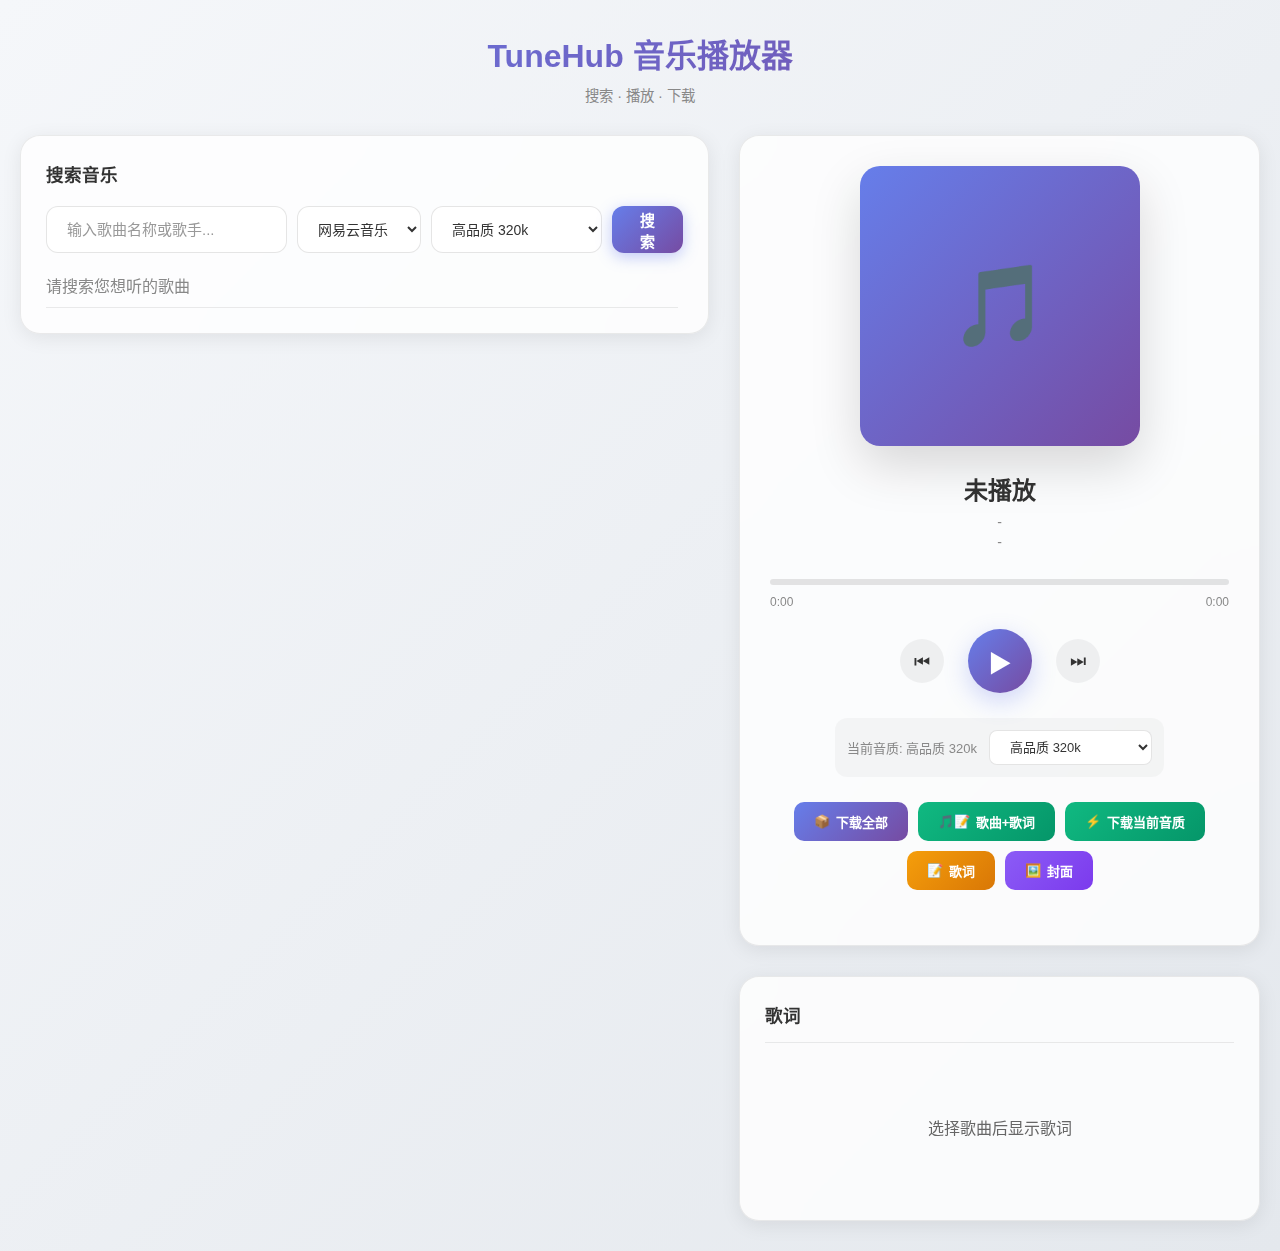
<file: music-player-backup.html>
<!DOCTYPE html>
<html lang="zh-CN">
<head>
    <meta charset="UTF-8">
    <meta name="viewport" content="width=device-width, initial-scale=1.0">
    <title>TuneHub 音乐播放器</title>
    <style>
        * {
            margin: 0;
            padding: 0;
            box-sizing: border-box;
        }

        body {
            font-family: -apple-system, BlinkMacSystemFont, 'Segoe UI', 'PingFang SC', 'Hiragino Sans GB', 'Microsoft YaHei', sans-serif;
            background: linear-gradient(135deg, #f5f7fa 0%, #e4e8ed 100%);
            min-height: 100vh;
            color: #333;
        }

        .container {
            max-width: 1400px;
            margin: 0 auto;
            padding: 30px 20px;
        }

        .header {
            text-align: center;
            margin-bottom: 30px;
        }

        .header h1 {
            font-size: 2rem;
            font-weight: 700;
            background: linear-gradient(135deg, #667eea 0%, #764ba2 100%);
            -webkit-background-clip: text;
            -webkit-text-fill-color: transparent;
            background-clip: text;
            margin-bottom: 8px;
        }

        .header p {
            font-size: 0.9rem;
            color: #888;
        }

        .main-container {
            display: grid;
            grid-template-columns: 1fr 1fr;
            gap: 30px;
            align-items: start;
        }

        @media (max-width: 900px) {
            .main-container {
                grid-template-columns: 1fr;
            }
        }

        /* 搜索区域 */
        .search-panel {
            background: rgba(255, 255, 255, 0.8);
            backdrop-filter: blur(20px);
            border-radius: 20px;
            padding: 25px;
            padding-bottom: 10px;
            border: 1px solid rgba(0, 0, 0, 0.08);
            box-shadow: 0 4px 20px rgba(0, 0, 0, 0.08);
            max-height: 85vh;
            display: flex;
            flex-direction: column;
        }

        .search-panel > * {
            flex-shrink: 0;
        }

        .search-panel > .song-list {
            flex: 1;
            overflow: hidden;
        }

        .search-panel h2 {
            font-size: 1.1rem;
            margin-bottom: 20px;
            color: #333;
            font-weight: 600;
        }

        .search-box {
            display: flex;
            gap: 10px;
            margin-bottom: 20px;
        }

        .search-box input {
            flex: 1;
            padding: 14px 20px;
            background: rgba(255, 255, 255, 0.9);
            border: 1px solid rgba(0, 0, 0, 0.1);
            border-radius: 12px;
            font-size: 15px;
            color: #333;
            transition: all 0.3s;
        }

        .search-box input:focus {
            outline: none;
            border-color: #667eea;
            background: #fff;
            box-shadow: 0 0 20px rgba(102, 126, 234, 0.15);
        }

        .search-box input::placeholder {
            color: #999;
        }

        .search-box select {
            padding: 0 16px;
            background: rgba(255, 255, 255, 0.9);
            border: 1px solid rgba(0, 0, 0, 0.1);
            border-radius: 12px;
            font-size: 14px;
            color: #333;
            cursor: pointer;
            transition: all 0.3s;
        }

        .search-box select:hover {
            background: #fff;
        }

        .search-box select:focus {
            outline: none;
            border-color: #667eea;
        }

        .search-box select option {
            background: #fff;
            color: #333;
        }

        .search-btn {
            padding: 0 28px;
            background: linear-gradient(135deg, #667eea 0%, #764ba2 100%);
            color: white;
            border: none;
            border-radius: 12px;
            font-size: 15px;
            font-weight: 600;
            cursor: pointer;
            transition: all 0.3s;
            box-shadow: 0 4px 15px rgba(102, 126, 234, 0.4);
        }

        .search-btn:hover {
            transform: translateY(-2px);
            box-shadow: 0 6px 20px rgba(102, 126, 234, 0.5);
        }

        .search-btn:active {
            transform: translateY(0);
        }

        /* 歌曲列表 */
        .song-list {
            max-height: 450px;
            overflow-y: auto;
            padding-right: 5px;
        }

        .song-list::-webkit-scrollbar {
            width: 6px;
        }

        .song-list::-webkit-scrollbar-track {
            background: rgba(0, 0, 0, 0.05);
            border-radius: 3px;
        }

        .song-list::-webkit-scrollbar-thumb {
            background: rgba(0, 0, 0, 0.2);
            border-radius: 3px;
        }

        .song-list::-webkit-scrollbar-thumb:hover {
            background: rgba(0, 0, 0, 0.3);
        }

        .song-item {
            display: flex;
            align-items: center;
            padding: 12px 14px;
            border-radius: 12px;
            cursor: pointer;
            transition: all 0.3s;
            margin-bottom: 8px;
            background: rgba(255, 255, 255, 0.6);
            border: 1px solid transparent;
        }

        .song-item:hover {
            background: #fff;
            border-color: rgba(102, 126, 234, 0.2);
            transform: translateX(4px);
            box-shadow: 0 2px 8px rgba(0, 0, 0, 0.06);
        }

        .song-item.active {
            background: linear-gradient(135deg, rgba(102, 126, 234, 0.1) 0%, rgba(118, 75, 162, 0.1) 100%);
            border-color: #667eea;
        }

        .song-item img {
            width: 50px;
            height: 50px;
            border-radius: 10px;
            margin-right: 14px;
            object-fit: cover;
            box-shadow: 0 4px 12px rgba(0, 0, 0, 0.1);
        }

        .song-info {
            flex: 1;
            min-width: 0;
        }

        .song-name {
            font-weight: 600;
            margin-bottom: 4px;
            font-size: 15px;
            white-space: nowrap;
            overflow: hidden;
            text-overflow: ellipsis;
            color: #333;
        }

        .song-item.active .song-name {
            color: #667eea;
        }

        .song-artist {
            font-size: 13px;
            color: #888;
        }

        /* 播放器面板 */
        .player-panel {
            background: rgba(255, 255, 255, 0.8);
            backdrop-filter: blur(20px);
            border-radius: 20px;
            padding: 30px;
            border: 1px solid rgba(0, 0, 0, 0.08);
            box-shadow: 0 4px 20px rgba(0, 0, 0, 0.08);
        }

        .now-playing-section {
            display: flex;
            flex-direction: column;
            align-items: center;
        }

        .album-cover-container {
            position: relative;
            margin-bottom: 25px;
        }

        .album-cover {
            width: 280px;
            height: 280px;
            border-radius: 20px;
            overflow: hidden;
            box-shadow: 0 20px 50px rgba(0, 0, 0, 0.15);
            transition: all 0.5s;
        }

        .album-cover:hover {
            transform: scale(1.02);
        }

        .album-cover img {
            width: 100%;
            height: 100%;
            object-fit: cover;
        }

        .album-cover .placeholder {
            width: 100%;
            height: 100%;
            display: flex;
            align-items: center;
            justify-content: center;
            font-size: 80px;
            background: linear-gradient(135deg, #667eea 0%, #764ba2 100%);
        }

        /* 正在播放动画 */
        .album-cover.playing {
            animation: pulse 2s ease-in-out infinite;
        }

        @keyframes pulse {
            0%, 100% { box-shadow: 0 20px 50px rgba(102, 126, 234, 0.3); }
            50% { box-shadow: 0 20px 60px rgba(102, 126, 234, 0.5); }
        }

        .song-details {
            text-align: center;
            margin-bottom: 25px;
        }

        .song-details h2 {
            font-size: 1.5rem;
            font-weight: 700;
            margin-bottom: 8px;
            color: #333;
        }

        .song-details p {
            color: #888;
            font-size: 14px;
            margin-bottom: 4px;
        }

        /* 进度条 */
        .progress-section {
            width: 100%;
            margin-bottom: 20px;
        }

        .progress-bar {
            width: 100%;
            height: 6px;
            background: rgba(0, 0, 0, 0.1);
            border-radius: 3px;
            cursor: pointer;
            position: relative;
            transition: height 0.2s;
        }

        .progress-bar:hover {
            height: 8px;
        }

        .progress-fill {
            height: 100%;
            background: linear-gradient(90deg, #667eea 0%, #764ba2 100%);
            border-radius: 3px;
            width: 0%;
            transition: width 0.1s;
            position: relative;
        }

        .progress-fill::after {
            content: '';
            position: absolute;
            right: -6px;
            top: 50%;
            transform: translateY(-50%);
            width: 12px;
            height: 12px;
            background: #667eea;
            border-radius: 50%;
            opacity: 0;
            transition: opacity 0.2s;
            box-shadow: 0 2px 8px rgba(102, 126, 234, 0.3);
        }

        .progress-bar:hover .progress-fill::after {
            opacity: 1;
        }

        .time-info {
            display: flex;
            justify-content: space-between;
            margin-top: 10px;
            font-size: 12px;
            color: #888;
            font-weight: 500;
        }

        /* 控制按钮 */
        .controls {
            display: flex;
            justify-content: center;
            align-items: center;
            gap: 24px;
            margin-bottom: 25px;
        }

        .control-btn {
            width: 44px;
            height: 44px;
            border-radius: 50%;
            border: none;
            background: rgba(0, 0, 0, 0.05);
            color: #333;
            font-size: 18px;
            cursor: pointer;
            transition: all 0.3s;
            display: flex;
            align-items: center;
            justify-content: center;
        }

        .control-btn:hover {
            background: rgba(102, 126, 234, 0.1);
            transform: scale(1.1);
        }

        .play-btn {
            width: 64px;
            height: 64px;
            font-size: 24px;
            background: linear-gradient(135deg, #667eea 0%, #764ba2 100%);
            color: #fff;
            box-shadow: 0 8px 25px rgba(102, 126, 234, 0.3);
        }

        .play-btn:hover {
            background: linear-gradient(135deg, #5a67d8 0%, #6b46c1 100%);
            box-shadow: 0 10px 30px rgba(102, 126, 234, 0.4);
            transform: scale(1.05);
        }

        /* 音质选择 */
        .quality-section {
            display: flex;
            align-items: center;
            justify-content: center;
            gap: 12px;
            margin-bottom: 25px;
            padding: 12px;
            background: rgba(0, 0, 0, 0.03);
            border-radius: 12px;
        }

        .quality-label {
            font-size: 13px;
            color: #888;
        }

        .quality-select {
            padding: 8px 16px;
            background: rgba(255, 255, 255, 0.9);
            border: 1px solid rgba(0, 0, 0, 0.1);
            border-radius: 8px;
            font-size: 13px;
            color: #333;
            cursor: pointer;
            transition: all 0.3s;
        }

        .quality-select:hover {
            background: #fff;
        }

        .quality-select option {
            background: #fff;
            color: #333;
        }

        /* 下载按钮 */
        .download-section {
            display: flex;
            flex-wrap: wrap;
            gap: 10px;
            justify-content: center;
            margin-bottom: 25px;
        }

        .download-btn {
            padding: 10px 20px;
            border: none;
            border-radius: 10px;
            cursor: pointer;
            font-size: 13px;
            font-weight: 600;
            transition: all 0.3s;
            display: flex;
            align-items: center;
            gap: 6px;
            color: #fff;
        }

        .download-btn:hover {
            transform: translateY(-2px);
            box-shadow: 0 4px 15px rgba(102, 126, 234, 0.3);
        }

        .download-btn:active {
            transform: translateY(0);
        }

        .btn-download-all {
            background: linear-gradient(135deg, #667eea 0%, #764ba2 100%);
        }

        .btn-download-audio {
            background: linear-gradient(135deg, #10b981 0%, #059669 100%);
        }

        .btn-download-lyrics {
            background: linear-gradient(135deg, #f59e0b 0%, #d97706 100%);
        }

        .btn-download-cover {
            background: linear-gradient(135deg, #8b5cf6 0%, #7c3aed 100%);
        }

        /* 歌词区域 */
        .lyrics-panel {
            background: rgba(255, 255, 255, 0.8);
            backdrop-filter: blur(20px);
            border-radius: 20px;
            padding: 25px;
            border: 1px solid rgba(0, 0, 0, 0.08);
            box-shadow: 0 4px 20px rgba(0, 0, 0, 0.08);
        }

        .lyrics-header {
            display: flex;
            justify-content: space-between;
            align-items: center;
            margin-bottom: 20px;
            padding-bottom: 15px;
            border-bottom: 1px solid rgba(0, 0, 0, 0.08);
        }

        .lyrics-header h3 {
            font-size: 1.1rem;
            color: #333;
            font-weight: 600;
        }

        .lyrics-content {
            max-height: 400px;
            overflow-y: auto;
            font-family: -apple-system, BlinkMacSystemFont, 'Segoe UI', sans-serif;
            line-height: 2;
            color: #666;
            padding: 10px;
        }

        .lyrics-content::-webkit-scrollbar {
            width: 4px;
        }

        .lyrics-content::-webkit-scrollbar-track {
            background: rgba(0, 0, 0, 0.05);
        }

        .lyrics-content::-webkit-scrollbar-thumb {
            background: rgba(0, 0, 0, 0.2);
            border-radius: 2px;
        }

        .lyrics-line {
            padding: 8px 0;
            transition: all 0.3s;
            border-radius: 8px;
            font-size: 14px;
        }

        .lyrics-line:hover {
            color: #999;
            background: rgba(102, 126, 234, 0.05);
        }

        .lyrics-line.active {
            color: #667eea;
            font-size: 16px;
            font-weight: 600;
            background: rgba(102, 126, 234, 0.1);
        }

        /* 状态提示 */
        .loading {
            text-align: center;
            padding: 30px;
            color: #888;
        }

        .loading::before {
            content: '';
            display: inline-block;
            width: 20px;
            height: 20px;
            border: 2px solid rgba(255, 255, 255, 0.2);
            border-top-color: #667eea;
            border-radius: 50%;
            animation: spin 1s linear infinite;
            margin-right: 10px;
            vertical-align: middle;
        }

        @keyframes spin {
            to { transform: rotate(360deg); }
        }

        .error {
            background: rgba(239, 68, 68, 0.15);
            color: #f87171;
            padding: 15px;
            border-radius: 12px;
            margin-bottom: 20px;
            border: 1px solid rgba(239, 68, 68, 0.3);
        }

        .song-list-title {
            font-size: 1rem;
            color: #888;
            margin-bottom: 15px;
            padding-bottom: 10px;
            border-bottom: 1px solid rgba(0, 0, 0, 0.08);
        }

        @media (max-width: 600px) {
            .container {
                padding: 15px;
            }

            .header h1 {
                font-size: 1.6rem;
            }

            .search-box {
                flex-wrap: wrap;
            }

            .search-box input,
            .search-box select,
            .search-btn {
                width: 100%;
            }

            .album-cover {
                width: 220px;
                height: 220px;
            }

            .controls {
                gap: 16px;
            }

            .control-btn {
                width: 40px;
                height: 40px;
                font-size: 16px;
            }

            .play-btn {
                width: 56px;
                height: 56px;
                font-size: 20px;
            }

            .download-section {
                flex-direction: column;
            }

            .download-btn {
                width: 100%;
                justify-content: center;
            }
        }
    </style>
</head>
<body>
    <div class="container">
        <div class="header">
            <h1>TuneHub 音乐播放器</h1>
            <p>搜索 · 播放 · 下载</p>
        </div>

        <div class="main-container">
            <!-- 左侧：搜索和列表 -->
            <div class="left-panel">
                <div class="search-panel">
                    <h2>搜索音乐</h2>
                    <div class="search-box">
                        <input type="text" id="searchInput" placeholder="输入歌曲名称或歌手...">
                        <select id="platformSelect">
                            <option value="netease">网易云音乐</option>
                            <option value="kuwo">酷我音乐</option>
                            <option value="qq">QQ音乐</option>
                            <option value="aggregateSearch">聚合搜索</option>
                        </select>
                        <select id="qualitySelect">
                            <option value="320k">高品质 320k</option>
                            <option value="128k">标准 128k</option>
                            <option value="flac">无损 FLAC</option>
                            <option value="flac24bit">Hi-Res FLAC 24bit</option>
                        </select>
                        <button class="search-btn" onclick="searchMusic()">搜索</button>
                    </div>
                    <div id="songList" class="song-list">
                        <div class="song-list-title">请搜索您想听的歌曲</div>
                    </div>
                </div>
            </div>

            <!-- 右侧：播放器和歌词 -->
            <div class="right-panel">
                <div class="player-panel">
                    <div class="now-playing-section">
                        <div class="album-cover-container">
                            <div class="album-cover" id="albumCover">
                                <div class="placeholder">🎵</div>
                            </div>
                        </div>
                        <div class="song-details">
                            <h2 id="currentSongName">未播放</h2>
                            <p id="currentArtist">-</p>
                            <p id="currentAlbum">-</p>
                        </div>
                        <div class="progress-section">
                            <div class="progress-bar" onclick="seekTo(event)">
                                <div class="progress-fill" id="progressFill"></div>
                            </div>
                            <div class="time-info">
                                <span id="currentTime">0:00</span>
                                <span id="duration">0:00</span>
                            </div>
                        </div>
                        <div class="controls">
                            <button class="control-btn" onclick="previousSong()">⏮</button>
                            <button class="control-btn play-btn" onclick="togglePlay()" id="playBtn">▶</button>
                            <button class="control-btn" onclick="nextSong()">⏭</button>
                        </div>
                        <div class="quality-section">
                            <span class="quality-label" id="currentQuality">当前音质: 高品质 320k</span>
                            <select id="qualityChange" class="quality-select" onchange="changeQuality()">
                                <option value="320k">高品质 320k</option>
                                <option value="128k">标准 128k</option>
                                <option value="flac">无损 FLAC</option>
                                <option value="flac24bit">Hi-Res FLAC 24bit</option>
                            </select>
                        </div>
                        <div class="download-section">
                            <button class="download-btn btn-download-all" onclick="downloadAll()">
                                <span>📦</span> 下载全部
                            </button>
                            <button class="download-btn btn-download-audio" onclick="downloadAudioAndLyrics()">
                                <span>🎵📝</span> 歌曲+歌词
                            </button>
                            <button class="download-btn btn-download-audio" onclick="downloadCurrentQualityAudio()">
                                <span>⚡</span> 下载当前音质
                            </button>
                            <button class="download-btn btn-download-lyrics" onclick="downloadLyrics()">
                                <span>📝</span> 歌词
                            </button>
                            <button class="download-btn btn-download-cover" onclick="downloadCover()">
                                <span>🖼️</span> 封面
                            </button>
                        </div>
                    </div>
                </div>

                <div class="lyrics-panel" style="margin-top: 30px;">
                    <div class="lyrics-header">
                        <h3>歌词</h3>
                    </div>
                    <div id="lyricsContent" class="lyrics-content">
                        <div style="text-align: center; color: #666; padding: 40px;">
                            选择歌曲后显示歌词
                        </div>
                    </div>
                </div>
            </div>
        </div>
    </div>

    <script>
        const API_BASE = 'https://music-dl.sayqz.com';
        let audio = new Audio();
        let currentSong = null;
        let isPlaying = false;
        let songs = [];
        let currentSongIndex = 0;
        let lyricsData = [];
        let currentSongInfo = null;
        let currentQuality = '320k';
        let audioUrlMap = {};
        let currentPlatform = 'netease'; // 保存当前搜索使用的平台

        // 初始化
        window.onload = function() {
            audio.addEventListener('timeupdate', updateProgress);
            audio.addEventListener('ended', nextSong);
            audio.addEventListener('loadedmetadata', function() {
                document.getElementById('duration').textContent = formatTime(audio.duration);
            });
            audio.addEventListener('play', () => {
                isPlaying = true;
                updatePlayButton();
                document.getElementById('albumCover')?.classList.add('playing');
            });
            audio.addEventListener('pause', () => {
                isPlaying = false;
                updatePlayButton();
                document.getElementById('albumCover')?.classList.remove('playing');
            });

            initQuality();
        };

        // 搜索音乐
        async function searchMusic() {
            const keyword = document.getElementById('searchInput').value.trim();
            const platform = document.getElementById('platformSelect').value;
            const quality = document.getElementById('qualitySelect').value;

            if (!keyword) {
                alert('请输入搜索关键词');
                return;
            }

            currentQuality = quality;
            currentPlatform = platform;
            showLoading();

            try {
                let url;
                if (platform === 'aggregateSearch') {
                    url = `${API_BASE}/api/?type=aggregateSearch&keyword=${encodeURIComponent(keyword)}`;
                } else {
                    url = `${API_BASE}/api/?source=${platform}&type=search&keyword=${encodeURIComponent(keyword)}`;
                }

                const response = await fetch(url);
                const data = await response.json();

                if (data.code === 200) {
                    displaySearchResults(data.data.results || data.data, platform);
                    localStorage.setItem('preferredQuality', quality);
                } else {
                    showError(data.message || '搜索失败');
                }
            } catch (error) {
                console.error('搜索失败:', error);
                showError('网络错误，请稍后重试');
            }
        }

        // 显示搜索结果
        function displaySearchResults(results, platform) {
            const songList = document.getElementById('songList');
            songs = results;

            songList.innerHTML = '<div class="song-list-title">搜索结果</div>';

            results.forEach((song, index) => {
                const songItem = document.createElement('div');
                songItem.className = 'song-item';
                songItem.onclick = () => playSong(index);

                // 为歌曲添加平台属性，确保播放时能获取到正确平台
                if (!song.platform) {
                    songs[index].platform = platform === 'aggregateSearch' ? song.platform : platform;
                }

                const platformInfo = platform === 'aggregateSearch' ? song.platform : platform;
                const coverUrl = `${API_BASE}/api/?source=${platformInfo}&id=${song.id}&type=pic`;

                songItem.innerHTML = `
                    <img src="${coverUrl}" alt="封面" onerror="this.onerror=null;this.src='data:image/svg+xml,<svg xmlns=%22http://www.w3.org/2000/svg%22 width=%2250%22 height=%2250%22 viewBox=%220 0 50 50%22><rect fill=%22%23ddd%22 width=%2250%22 height=%2250%22 rx=%2210%22/><text x=%2225%22 y=%2232%22 font-size=%2220%22 text-anchor=%22middle%22 fill=%22%23999%22>🎵</text></svg>'">
                    <div class="song-info">
                        <div class="song-name">${song.name}</div>
                        <div class="song-artist">${song.artist || '未知歌手'}</div>
                    </div>
                `;

                songList.appendChild(songItem);
            });
        }

        // 播放歌曲
        async function playSong(index) {
            currentSongIndex = index;
            const song = songs[index];
            currentSong = song;
            updateActiveSong(index);
            document.getElementById('currentSongName').textContent = song.name;
            document.getElementById('currentArtist').textContent = song.artist || '未知歌手';
            document.getElementById('currentAlbum').textContent = song.album || '未知专辑';
            await loadSongInfo(song);
        }

        // 加载歌曲信息
        async function loadSongInfo(song) {
            try {
                const platform = getSongPlatform(song);
                const infoUrl = `${API_BASE}/api/?source=${platform}&id=${song.id}&type=info`;
                const infoResponse = await fetch(infoUrl);
                const infoData = await infoResponse.json();

                if (infoData.code === 200) {
                    currentSongInfo = infoData.data;
                    displayCover(currentSongInfo.pic);
                    loadLyrics(currentSongInfo);
                    await preloadMultipleQualities(platform, song.id);
                    await loadAudio(getAudioUrl(currentQuality, platform, song.id));
                } else {
                    showError('获取歌曲信息失败');
                }
            } catch (error) {
                console.error('加载歌曲信息失败:', error);
                showError('加载歌曲信息失败');
            }
        }

        // 显示封面
        function displayCover(picUrl) {
            const albumCover = document.getElementById('albumCover');
            albumCover.innerHTML = `<img src="${picUrl}" alt="专辑封面" onerror="this.parentNode.innerHTML='<div class=\\'placeholder\\'>🎵</div>'">`;
        }

        // 加载音频
        async function loadAudio(url) {
            try {
                const response = await fetch(url, { method: 'HEAD' });
                const audioUrl = response.url;
                audio.src = audioUrl;
                audio.play();
            } catch (error) {
                console.error('加载音频失败:', error);
                showError('加载音频失败');
                await tryNextQuality();
            }
        }

        // 加载歌词
        async function loadLyrics(songInfo) {
            try {
                if (songInfo.lrc) {
                    const response = await fetch(songInfo.lrc);
                    const lyricsText = await response.text();
                    lyricsData = parseLrc(lyricsText);
                    displayLyrics(lyricsData);
                } else {
                    document.getElementById('lyricsContent').innerHTML = '<div style="text-align: center; color: #666; padding: 40px;">暂无歌词</div>';
                    lyricsData = [];
                }
            } catch (error) {
                console.error('加载歌词失败:', error);
                document.getElementById('lyricsContent').innerHTML = '<div style="text-align: center; color: #f87171; padding: 40px;">加载歌词失败</div>';
            }
        }

        // 解析LRC歌词
        function parseLrc(text) {
            const lines = text.split('\n');
            const lyrics = [];

            lines.forEach(line => {
                // 支持多种时间格式：[mm:ss.xx]、[mm:ss]、[mm:ss.xxx]、[mm:ss,xxx]
                const match = line.match(/\[(\d{2}):(\d{2})(?:[:.,]\d{2,3})?\](.*)/);
                if (match) {
                    const minutes = parseInt(match[1]);
                    const seconds = parseInt(match[2]);
                    let content = match[3].trim();

                    const timeMatch = line.match(/\[(\d{2}):(\d{2})[:.,](\d{2,3})\]/);
                    let ms = 0;
                    if (timeMatch) {
                        ms = parseInt(timeMatch[3]) / (timeMatch[3].length === 2 ? 100 : 1000);
                    }

                    if (!content) return;

                    lyrics.push({
                        time: minutes * 60 + seconds + ms,
                        content: content
                    });
                }
            });

            return lyrics;
        }

        // 显示歌词
        function displayLyrics(lyrics) {
            const lyricsContent = document.getElementById('lyricsContent');
            lyricsContent.innerHTML = '';

            lyrics.forEach((line, index) => {
                const lineElement = document.createElement('div');
                lineElement.className = 'lyrics-line';
                lineElement.textContent = line.content;
                lineElement.id = `lyrics-${index}`;
                lyricsContent.appendChild(lineElement);
            });
        }

        // 更新歌词高亮
        let lastLyricsIndex = -1;

        function updateLyricsHighlight() {
            if (!lyricsData.length) return;

            const currentTime = audio.currentTime;

            for (let i = 0; i < lyricsData.length; i++) {
                const line = lyricsData[i];
                const nextLine = lyricsData[i + 1];

                if (currentTime >= line.time && (!nextLine || currentTime < nextLine.time)) {
                    // 只在歌词行变化时才更新
                    if (i !== lastLyricsIndex) {
                        lastLyricsIndex = i;

                        document.querySelectorAll('.lyrics-line').forEach(el => {
                            el.classList.remove('active');
                        });

                        const currentLine = document.getElementById(`lyrics-${i}`);
                        if (currentLine) {
                            currentLine.classList.add('active');

                            // 直接设置歌词容器 scrollTop，只滚动歌词区域
                            const lyricsContent = document.getElementById('lyricsContent');
                            const containerHeight = lyricsContent.clientHeight;
                            const lineTop = currentLine.offsetTop;
                            const lineHeight = currentLine.offsetHeight;

                            lyricsContent.scrollTop = lineTop - (containerHeight / 2) + (lineHeight / 2);
                        }
                    }
                    break;
                }
            }
        }

        // 播放/暂停
        function togglePlay() {
            if (currentSong) {
                if (isPlaying) {
                    audio.pause();
                } else {
                    audio.play();
                }
            }
        }

        // 更新播放按钮
        function updatePlayButton() {
            const playBtn = document.getElementById('playBtn');
            playBtn.textContent = isPlaying ? '⏸' : '▶';
        }

        // 上一首
        function previousSong() {
            if (songs.length > 0) {
                currentSongIndex = (currentSongIndex - 1 + songs.length) % songs.length;
                playSong(currentSongIndex);
            }
        }

        // 下一首
        function nextSong() {
            if (songs.length > 0) {
                currentSongIndex = (currentSongIndex + 1) % songs.length;
                playSong(currentSongIndex);
            }
        }

        // 更新进度条
        function updateProgress() {
            const currentTime = audio.currentTime;
            const duration = audio.duration || 0;

            const percentage = (currentTime / duration) * 100;
            document.getElementById('progressFill').style.width = percentage + '%';

            document.getElementById('currentTime').textContent = formatTime(currentTime);
            updateLyricsHighlight();
        }

        // 跳转到指定位置
        function seekTo(event) {
            const progressBar = event.currentTarget;
            const rect = progressBar.getBoundingClientRect();
            const percentage = (event.clientX - rect.left) / rect.width;

            if (audio.duration) {
                audio.currentTime = percentage * audio.duration;
            }
        }

        // 下载封面（使用 fetch，不会暂停音乐）
        async function downloadCover() {
            if (!currentSongInfo || !currentSongInfo.pic) {
                showError('没有可下载的封面');
                return;
            }

            try {
                const response = await fetch(currentSongInfo.pic);
                const blob = await response.blob();
                const url = URL.createObjectURL(blob);

                const a = document.createElement('a');
                a.href = url;
                const safeSongName = sanitizeFileName(currentSong.name || 'cover');
                const safeArtistName = sanitizeFileName(currentSong.artist || '');
                a.download = `${safeSongName}_${safeArtistName}.jpg`;
                document.body.appendChild(a);
                a.click();
                document.body.removeChild(a);
                URL.revokeObjectURL(url);
            } catch (error) {
                console.error('下载封面失败:', error);
                showError('封面下载失败');
            }
        }

        // 下载歌词
        async function downloadLyrics() {
            if (!currentSong) return;

            const safeSongName = sanitizeFileName(currentSong.name || 'lyrics');
            const safeArtistName = sanitizeFileName(currentSong.artist || '');

            if (lyricsData.length > 0) {
                let lrcContent = '';
                lyricsData.forEach(line => {
                    const minutes = Math.floor(line.time / 60);
                    const seconds = (line.time % 60).toFixed(2);
                    const formattedSeconds = `${minutes}:${seconds.padStart(5, '0')}`;
                    lrcContent += `[${formattedSeconds}]\n${line.content}\n\n`;
                });

                const blob = new Blob([lrcContent], { type: 'text/plain;charset=utf-8' });
                const url = URL.createObjectURL(blob);
                const a = document.createElement('a');
                a.href = url;
                a.download = `${safeSongName}_${safeArtistName}.lrc`;
                document.body.appendChild(a);
                a.click();
                document.body.removeChild(a);
                URL.revokeObjectURL(url);
            } else if (currentSongInfo && currentSongInfo.lrc) {
                try {
                    const response = await fetch(currentSongInfo.lrc);
                    const lyricsText = await response.text();
                    const blob = new Blob([lyricsText], { type: 'text/plain;charset=utf-8' });
                    const url = URL.createObjectURL(blob);
                    const a = document.createElement('a');
                    a.href = url;
                    a.download = `${safeSongName}_${safeArtistName}.lrc`;
                    document.body.appendChild(a);
                    a.click();
                    document.body.removeChild(a);
                    URL.revokeObjectURL(url);
                } catch (error) {
                    showError('歌词下载失败');
                }
            }
        }

        // 下载当前音质的音频
        async function downloadCurrentQualityAudio() {
            if (!currentSong || !audio.src) {
                showError('没有可下载的音频');
                return;
            }

            try {
                const response = await fetch(audio.src);
                const blob = await response.blob();
                const url = URL.createObjectURL(blob);

                const a = document.createElement('a');
                a.href = url;
                const safeSongName = sanitizeFileName(currentSong.name || 'music');
                const safeArtistName = sanitizeFileName(currentSong.artist || '');
                a.download = `${safeSongName}_${safeArtistName}.mp3`;
                document.body.appendChild(a);
                a.click();
                document.body.removeChild(a);
                URL.revokeObjectURL(url);
            } catch (error) {
                console.error('下载音频失败:', error);
                showError('音频下载失败');
            }
        }

        // 下载歌曲+歌词
        async function downloadAudioAndLyrics() {
            if (!currentSong) {
                showError('请先选择歌曲');
                return;
            }

            const safeSongName = sanitizeFileName(currentSong.name || 'music');
            const safeArtistName = sanitizeFileName(currentSong.artist || '');

            const downloadTasks = [];

            if (audio.src) {
                downloadTasks.push(
                    fetch(audio.src)
                        .then(res => res.blob())
                        .then(blob => {
                            const url = URL.createObjectURL(blob);
                            const a = document.createElement('a');
                            a.href = url;
                            a.download = `${safeSongName}_${safeArtistName}.mp3`;
                            document.body.appendChild(a);
                            a.click();
                            document.body.removeChild(a);
                            URL.revokeObjectURL(url);
                        })
                );
            }

            if (lyricsData.length > 0) {
                let lrcContent = '';
                lyricsData.forEach(line => {
                    const minutes = Math.floor(line.time / 60);
                    const seconds = (line.time % 60).toFixed(2);
                    const formattedSeconds = `${minutes}:${seconds.padStart(5, '0')}`;
                    lrcContent += `[${formattedSeconds}]\n${line.content}\n\n`;
                });

                const blob = new Blob([lrcContent], { type: 'text/plain;charset=utf-8' });
                const url = URL.createObjectURL(blob);
                const a = document.createElement('a');
                a.href = url;
                a.download = `${safeSongName}_${safeArtistName}.lrc`;
                document.body.appendChild(a);
                a.click();
                document.body.removeChild(a);
                URL.revokeObjectURL(url);
            } else if (currentSongInfo && currentSongInfo.lrc) {
                downloadTasks.push(
                    fetch(currentSongInfo.lrc)
                        .then(res => res.text())
                        .then(text => {
                            const blob = new Blob([text], { type: 'text/plain;charset=utf-8' });
                            const url = URL.createObjectURL(blob);
                            const a = document.createElement('a');
                            a.href = url;
                            a.download = `${safeSongName}_${safeArtistName}.lrc`;
                            document.body.appendChild(a);
                            a.click();
                            document.body.removeChild(a);
                            URL.revokeObjectURL(url);
                        })
                );
            }

            try {
                await Promise.all(downloadTasks);
            } catch (error) {
                console.error('下载失败:', error);
            }
        }

        // 下载全部（音频+歌词+封面）
        async function downloadAll() {
            if (!currentSong) {
                showError('请先选择歌曲');
                return;
            }

            const safeSongName = sanitizeFileName(currentSong.name || 'music');
            const safeArtistName = sanitizeFileName(currentSong.artist || '');

            const downloadTasks = [];

            if (audio.src) {
                downloadTasks.push(
                    fetch(audio.src)
                        .then(res => res.blob())
                        .then(blob => {
                            const url = URL.createObjectURL(blob);
                            const a = document.createElement('a');
                            a.href = url;
                            a.download = `${safeSongName}_${safeArtistName}.mp3`;
                            document.body.appendChild(a);
                            a.click();
                            document.body.removeChild(a);
                            URL.revokeObjectURL(url);
                        })
                );
            }

            if (lyricsData.length > 0) {
                let lrcContent = '';
                lyricsData.forEach(line => {
                    const minutes = Math.floor(line.time / 60);
                    const seconds = (line.time % 60).toFixed(2);
                    const formattedSeconds = `${minutes}:${seconds.padStart(5, '0')}`;
                    lrcContent += `[${formattedSeconds}]\n${line.content}\n\n`;
                });

                const blob = new Blob([lrcContent], { type: 'text/plain;charset=utf-8' });
                const url = URL.createObjectURL(blob);
                const a = document.createElement('a');
                a.href = url;
                a.download = `${safeSongName}_${safeArtistName}.lrc`;
                document.body.appendChild(a);
                a.click();
                document.body.removeChild(a);
                URL.revokeObjectURL(url);
            } else if (currentSongInfo && currentSongInfo.lrc) {
                downloadTasks.push(
                    fetch(currentSongInfo.lrc)
                        .then(res => res.text())
                        .then(text => {
                            const blob = new Blob([text], { type: 'text/plain;charset=utf-8' });
                            const url = URL.createObjectURL(blob);
                            const a = document.createElement('a');
                            a.href = url;
                            a.download = `${safeSongName}_${safeArtistName}.lrc`;
                            document.body.appendChild(a);
                            a.click();
                            document.body.removeChild(a);
                            URL.revokeObjectURL(url);
                        })
                );
            }

            if (currentSongInfo && currentSongInfo.pic) {
                downloadTasks.push(
                    fetch(currentSongInfo.pic)
                        .then(res => res.blob())
                        .then(blob => {
                            const url = URL.createObjectURL(blob);
                            const a = document.createElement('a');
                            a.href = url;
                            a.download = `${safeSongName}_${safeArtistName}.jpg`;
                            document.body.appendChild(a);
                            a.click();
                            document.body.removeChild(a);
                            URL.revokeObjectURL(url);
                        })
                );
            }

            try {
                await Promise.all(downloadTasks);
            } catch (error) {
                console.error('下载失败:', error);
            }
        }

        // 获取歌曲平台
        function getSongPlatform(song) {
            if (song.platform) return song.platform;
            if (song.url && song.url.includes('netease')) return 'netease';
            if (song.url && song.url.includes('kuwo')) return 'kuwo';
            if (song.url && song.url.includes('qq')) return 'qq';
            return 'netease';
        }

        // 预加载多个音质的URL
        async function preloadMultipleQualities(platform, songId) {
            const qualities = ['128k', '320k', 'flac', 'flac24bit'];
            audioUrlMap = {};

            for (const quality of qualities) {
                try {
                    const url = `${API_BASE}/api/?source=${platform}&id=${songId}&type=url&br=${quality}`;
                    const response = await fetch(url, { method: 'HEAD' });
                    audioUrlMap[quality] = response.url;
                } catch (error) {
                    console.log(`无法获取音质 ${quality}:`, error);
                }
            }
        }

        // 获取音频URL，如果没有预加载则返回原始URL
        function getAudioUrl(quality, platform, songId) {
            if (audioUrlMap[quality]) {
                return audioUrlMap[quality];
            }
            // 如果预加载失败，返回原始URL
            return `${API_BASE}/api/?source=${platform}&id=${songId}&type=url&br=${quality}`;
        }

        // 更新活跃歌曲
        function updateActiveSong(index) {
            document.querySelectorAll('.song-item').forEach((item, i) => {
                if (i === index) {
                    item.classList.add('active');
                } else {
                    item.classList.remove('active');
                }
            });
        }

        // 显示加载状态
        function showLoading() {
            const songList = document.getElementById('songList');
            songList.innerHTML = '<div class="loading">搜索中...</div>';
        }

        // 显示错误
        function showError(message) {
            const songList = document.getElementById('songList');
            songList.innerHTML = `<div class="error">${message}</div>`;
        }

        // 切换音质
        async function changeQuality() {
            const newQuality = document.getElementById('qualityChange').value;

            if (newQuality === currentQuality || !currentSongInfo) return;

            currentQuality = newQuality;
            document.getElementById('currentQuality').textContent = `当前音质: ${getQualityName(newQuality)}`;
            localStorage.setItem('preferredQuality', newQuality);

            const platform = getSongPlatform(currentSong);
            if (audio.src) {
                audio.pause();
                await loadAudio(getAudioUrl(newQuality, platform, currentSong.id));
            }
        }

        // 获取音质名称
        function getQualityName(quality) {
            const names = {
                '128k': '标准 128k',
                '320k': '高品质 320k',
                'flac': '无损 FLAC',
                'flac24bit': 'Hi-Res FLAC 24bit'
            };
            return names[quality] || quality;
        }

        // 格式化时间
        function formatTime(seconds) {
            if (isNaN(seconds)) return '0:00';
            const minutes = Math.floor(seconds / 60);
            const secs = Math.floor(seconds % 60);
            return `${minutes}:${secs.toString().padStart(2, '0')}`;
        }

        // 清理文件名
        function sanitizeFileName(fileName) {
            return fileName
                .replace(/[<>:"/\\|?*]/g, '')
                .replace(/\s+/g, '_')
                .substring(0, 100);
        }

        // 初始化音质选择
        function initQuality() {
            const savedQuality = localStorage.getItem('preferredQuality');
            if (savedQuality) {
                currentQuality = savedQuality;
                document.getElementById('qualitySelect').value = savedQuality;
                document.getElementById('qualityChange').value = savedQuality;
                document.getElementById('currentQuality').textContent = `当前音质: ${getQualityName(savedQuality)}`;
            }
        }

        // 尝试下一个可用音质
        async function tryNextQuality() {
            const qualities = ['128k', '320k', 'flac', 'flac24bit'];
            const currentIndex = qualities.indexOf(currentQuality);
            const platform = getSongPlatform(currentSong);

            for (let i = currentIndex + 1; i < qualities.length; i++) {
                const nextQuality = qualities[i];
                const nextUrl = getAudioUrl(nextQuality, platform, currentSong.id);

                // 尝试加载这个音质
                try {
                    const response = await fetch(nextUrl, { method: 'HEAD' });
                    if (response.url) {
                        currentQuality = nextQuality;
                        document.getElementById('currentQuality').textContent = `当前音质: ${getQualityName(nextQuality)}`;
                        document.getElementById('qualityChange').value = nextQuality;
                        await loadAudio(response.url);
                        return;
                    }
                } catch (error) {
                    console.log(`尝试音质 ${nextQuality} 失败:`, error);
                }
            }

            // 所有音质都失败，尝试切换到QQ音乐
            const currentPlatform = getSongPlatform(currentSong);
            if (currentPlatform === 'kuwo') {
                console.log('酷我音乐所有音质加载失败，尝试切换到QQ音乐...');
                const songId = currentSong.id;
                const songName = currentSong.name;
                const songArtist = currentSong.artist;

                // 搜索QQ音乐中的相同歌曲
                const qqSearchUrl = `${API_BASE}/api/?source=qq&type=search&keyword=${encodeURIComponent(`${songName} ${songArtist}`)}`;
                try {
                    const response = await fetch(qqSearchUrl);
                    const data = await response.json();

                    if (data.code === 200 && data.data && data.data.length > 0) {
                        // 找到匹配的歌曲，替换当前歌曲
                        const qqSong = data.data[0];
                        currentSong = {
                            ...qqSong,
                            platform: 'qq',
                            originalPlatform: 'kuwo',
                            originalSongId: songId,
                            originalSongName: songName
                        };

                        // 更新UI
                        document.getElementById('currentSongName').textContent = qqSong.name;
                        document.getElementById('currentArtist').textContent = qqSong.artist || '未知歌手';
                        document.getElementById('currentAlbum').textContent = qqSong.album || '未知专辑';

                        // 重新加载歌曲信息
                        await loadSongInfo(currentSong);
                        return;
                    }
                } catch (error) {
                    console.log('切换QQ音乐失败:', error);
                }
            }

            showError('无法加载任何音质的音频');
        }

        // 键盘快捷键
        document.addEventListener('keydown', function(event) {
            if (event.code === 'Space') {
                event.preventDefault();
                togglePlay();
            } else if (event.code === 'ArrowLeft') {
                event.preventDefault();
                audio.currentTime -= 10;
            } else if (event.code === 'ArrowRight') {
                event.preventDefault();
                audio.currentTime += 10;
            }
        });

        // 搜索框回车事件
        document.getElementById('searchInput').addEventListener('keypress', function(event) {
            if (event.key === 'Enter') {
                searchMusic();
            }
        });
    </script>
</body>
</html>
</file>
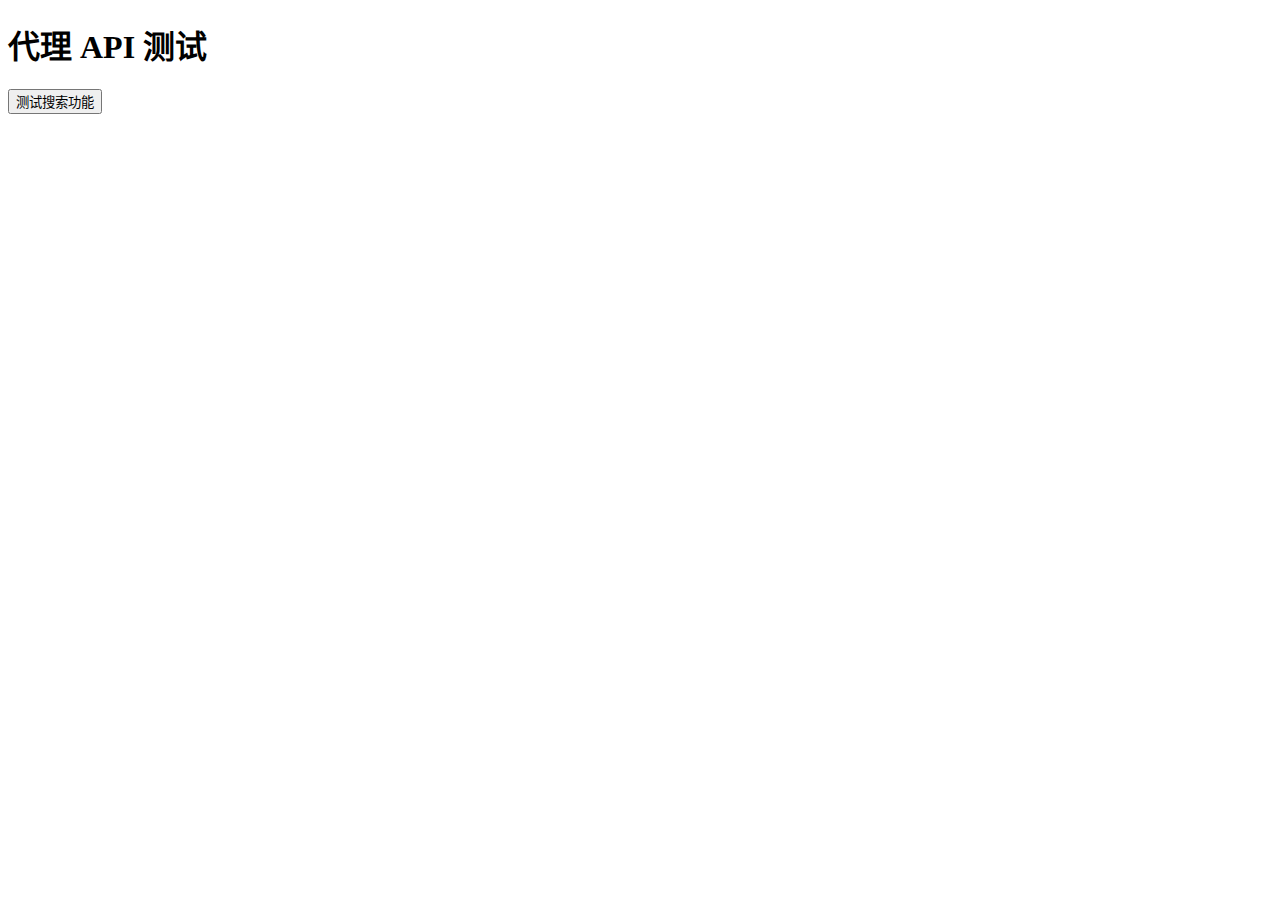
<file: test-proxy.html>
<!DOCTYPE html>
<html lang="zh-CN">
<head>
    <meta charset="UTF-8">
    <meta name="viewport" content="width=device-width, initial-scale=1.0">
    <title>代理测试</title>
</head>
<body>
    <h1>代理 API 测试</h1>
    <button onclick="testProxy()">测试搜索功能</button>
    <div id="result"></div>

    <script>
        async function testProxy() {
            const resultDiv = document.getElementById('result');
            resultDiv.innerHTML = '测试中...';

            try {
                const response = await fetch('/api/?type=aggregateSearch&keyword=周杰伦');
                const data = await response.json();

                if (data && data.success) {
                    resultDiv.innerHTML = '<p style="color: green;">✅ 代理工作正常！找到 ' + data.data.length + ' 首歌曲</p>';
                } else {
                    resultDiv.innerHTML = '<p style="color: red;">❌ API 返回错误: ' + JSON.stringify(data) + '</p>';
                }
            } catch (error) {
                resultDiv.innerHTML = '<p style="color: red;">❌ 请求失败: ' + error.message + '</p>';
            }
        }
    </script>
</body>
</html>
</file>
<file: css/style.css>
* {
    margin: 0;
    padding: 0;
    box-sizing: border-box;
}

body {
    font-family: -apple-system, BlinkMacSystemFont, 'Segoe UI', 'PingFang SC', 'Hiragino Sans GB', 'Microsoft YaHei', sans-serif;
        min-height: 100vh;
        color: #333;
        transition: all 0.3s ease;
    }

    /* Light mode (default) */
    body.light-mode {
        background: linear-gradient(135deg, #f5f7fa 0%, #e4e8ed 100%);
    }

    /* Dark mode */
    body.dark-mode {
        background: linear-gradient(135deg, #1a1a2e 0%, #0f0f1e 100%);
        color: #e0e0e0;
    }

    .container {
        max-width: 1400px;
        margin: 0 auto;
        padding: 30px 20px;
    }

    .header {
        text-align: center;
        margin-bottom: 30px;
    }

    .header-controls {
        display: flex;
        justify-content: space-between;
        align-items: center;
        margin-bottom: 15px;
    }

    .header-buttons {
        display: flex;
        gap: 10px;
    }

    .theme-toggle {
        background: rgba(255, 255, 255, 0.8);
        border: 1px solid rgba(0, 0, 0, 0.1);
        border-radius: 50%;
        width: 40px;
        height: 40px;
        cursor: pointer;
        transition: all 0.3s;
        display: flex;
        align-items: center;
        justify-content: center;
        font-size: 18px;
    }

    .theme-toggle:hover {
        background: rgba(102, 126, 234, 0.1);
        transform: scale(1.1);
    }

    body.dark-mode .theme-toggle {
        background: rgba(30, 30, 45, 0.8);
        border: 1px solid rgba(255, 255, 255, 0.2);
    }

    .play-modes {
        margin: 15px 0;
    }

    .play-modes select {
        padding: 8px 16px;
        background: rgba(255, 255, 255, 0.9);
        border: 1px solid rgba(0, 0, 0, 0.1);
        border-radius: 8px;
        font-size: 13px;
        cursor: pointer;
    }

    body.dark-mode .play-modes select {
        background: rgba(30, 30, 45, 0.8);
        border: 1px solid rgba(255, 255, 255, 0.2);
        color: #e0e0e0;
    }

    .header h1 {
        font-size: 2rem;
        font-weight: 700;
        background: linear-gradient(135deg, #667eea 0%, #764ba2 100%);
        -webkit-background-clip: text;
        -webkit-text-fill-color: transparent;
        background-clip: text;
        margin-bottom: 8px;
    }

    .header p {
        font-size: 0.9rem;
        color: #888;
    }

    .main-container {
        display: grid;
        grid-template-columns: 1fr 1fr;
        gap: 30px;
        align-items: start;
    }

    @media (max-width: 900px) {
        .main-container {
            grid-template-columns: 1fr;
        }
    }


    /* 音频频谱可视化 */
    .visualizer-container {
        width: 100%;
        height: 100px;
        position: absolute;
        bottom: 0;
        left: 0;
        opacity: 0.3;
        pointer-events: none;
    }

    .visualizer {
        display: flex;
        align-items: flex-end;
        justify-content: center;
        height: 100%;
        gap: 2px;
    }

    .visualizer-bar {
        width: 3px;
        background: linear-gradient(to top, #667eea, #764ba2);
        transition: height 0.1s;
        border-radius: 2px 2px 0 0;
    }

    /* 歌单管理 */
    .playlist-section {
        margin-top: 20px;
        padding: 20px;
        background: rgba(255, 255, 255, 0.8);
        border-radius: 15px;
        border: 1px solid rgba(0, 0, 0, 0.08);
    }

    body.dark-mode .playlist-section {
        background: rgba(30, 30, 45, 0.8);
        border: 1px solid rgba(255, 255, 255, 0.1);
    }

    .playlist-controls {
        display: flex;
        gap: 10px;
        margin-bottom: 15px;
    }

    .playlist-controls input {
        flex: 1;
        padding: 10px;
        border: 1px solid rgba(0, 0, 0, 0.1);
        border-radius: 8px;
        font-size: 14px;
    }

    body.dark-mode .playlist-controls input {
        background: rgba(255, 255, 255, 0.1);
        color: #e0e0e0;
        border: 1px solid rgba(255, 255, 255, 0.2);
    }

    .playlist-btn {
        padding: 10px 20px;
        border: none;
        border-radius: 8px;
        background: linear-gradient(135deg, #667eea 0%, #764ba2 100%);
        color: white;
        cursor: pointer;
        font-size: 14px;
        transition: all 0.3s;
    }

    .playlist-btn:hover {
        transform: translateY(-2px);
        box-shadow: 0 4px 15px rgba(102, 126, 234, 0.3);
    }

    .playlist-list {
        max-height: 300px;
        overflow-y: auto;
    }

    .playlist-item {
        display: flex;
        justify-content: space-between;
        align-items: center;
        padding: 10px;
        margin-bottom: 8px;
        background: rgba(0, 0, 0, 0.03);
        border-radius: 8px;
        cursor: pointer;
        transition: all 0.3s;
    }

    .playlist-item:hover {
        background: rgba(102, 126, 234, 0.1);
    }

    .playlist-item.playing {
        background: rgba(102, 126, 234, 0.2);
    }

    .playlist-name {
        font-weight: 600;
    }

    .playlist-count {
        font-size: 12px;
        color: #888;
    }

    /* 通知样式 */
    .notification {
        position: fixed;
        top: 20px;
        right: 20px;
        padding: 15px 20px;
        background: rgba(255, 255, 255, 0.9);
        border-radius: 10px;
        box-shadow: 0 4px 20px rgba(0, 0, 0, 0.1);
        display: flex;
        align-items: center;
        gap: 10px;
        transform: translateX(400px);
        transition: transform 0.3s ease;
        z-index: 1001;
    }

    body.dark-mode .notification {
        background: rgba(30, 30, 45, 0.9);
        box-shadow: 0 4px 20px rgba(0, 0, 0, 0.3);
    }

    .notification.show {
        transform: translateX(0);
    }

    .notification-icon {
        font-size: 20px;
    }

    .notification-message {
        font-size: 14px;
        font-weight: 500;
    }

    /* 统计信息 */
    .stats-section {
        margin-top: 20px;
        padding: 20px;
        background: rgba(255, 255, 255, 0.8);
        border-radius: 15px;
        border: 1px solid rgba(0, 0, 0, 0.08);
    }

    body.dark-mode .stats-section {
        background: rgba(30, 30, 45, 0.8);
        border: 1px solid rgba(255, 255, 255, 0.1);
    }

    .stats-grid {
        display: grid;
        grid-template-columns: repeat(auto-fit, minmax(150px, 1fr));
        gap: 15px;
    }

    .stat-item {
        text-align: center;
        padding: 15px;
        background: rgba(0, 0, 0, 0.03);
        border-radius: 10px;
    }

    .stat-value {
        font-size: 24px;
        font-weight: 700;
        background: linear-gradient(135deg, #667eea 0%, #764ba2 100%);
        -webkit-background-clip: text;
        -webkit-text-fill-color: transparent;
        background-clip: text;
    }

    .stat-label {
        font-size: 12px;
        color: #888;
        margin-top: 5px;
    }

    /* 推荐歌曲 */
    .recommendations-section {
        margin-top: 20px;
        padding: 20px;
        background: rgba(255, 255, 255, 0.8);
        border-radius: 15px;
        border: 1px solid rgba(0, 0, 0, 0.08);
    }

    body.dark-mode .recommendations-section {
        background: rgba(30, 30, 45, 0.8);
        border: 1px solid rgba(255, 255, 255, 0.1);
    }

    .recommendations-title {
        font-size: 18px;
        font-weight: 600;
        margin-bottom: 15px;
    }

    .recommendation-item {
        display: flex;
        align-items: center;
        gap: 12px;
        padding: 10px;
        border-radius: 8px;
        cursor: pointer;
        transition: all 0.3s;
    }

    .recommendation-item:hover {
        background: rgba(102, 126, 234, 0.1);
    }

    .recommendation-cover {
        width: 50px;
        height: 50px;
        border-radius: 6px;
        background: rgba(0, 0, 0, 0.05);
        display: flex;
        align-items: center;
        justify-content: center;
        font-size: 20px;
    }

    .recommendation-info {
        flex: 1;
    }

    .recommendation-name {
        font-weight: 600;
        margin-bottom: 4px;
    }

    .recommendation-artist {
        font-size: 12px;
        color: #888;
    }

    /* 数据管理 */
    .data-controls {
        display: flex;
        gap: 10px;
        justify-content: center;
        margin: 20px 0;
    }

    .data-btn {
        padding: 10px 20px;
        border: none;
        border-radius: 8px;
        cursor: pointer;
        font-size: 14px;
        transition: all 0.3s;
    }

    .btn-export {
        background: linear-gradient(135deg, #10b981 0%, #059669 100%);
        color: white;
    }

    .btn-import {
        background: linear-gradient(135deg, #f59e0b 0%, #d97706 100%);
        color: white;
    }

    .btn-backup {
        background: linear-gradient(135deg, #8b5cf6 0%, #7c3aed 100%);
        color: white;
    }

    .btn-clear {
        background: linear-gradient(135deg, #ef4444 0%, #dc2626 100%);
        color: white;
    }

    .data-btn:hover {
        transform: translateY(-2px);
        box-shadow: 0 4px 15px rgba(0, 0, 0, 0.2);
    }

    /* 搜索区域 */
    .search-panel {
        background: rgba(255, 255, 255, 0.8);
        backdrop-filter: blur(20px);
        border-radius: 20px;
        padding: 25px;
        padding-bottom: 10px;
        border: 1px solid rgba(0, 0, 0, 0.08);
        box-shadow: 0 4px 20px rgba(0, 0, 0, 0.08);
        max-height: 85vh;
        display: flex;
        flex-direction: column;
    }

    body.dark-mode .search-panel {
        background: rgba(30, 30, 45, 0.8);
        border: 1px solid rgba(255, 255, 255, 0.1);
        box-shadow: 0 4px 20px rgba(0, 0, 0, 0.3);
    }

    .search-panel > * {
        flex-shrink: 0;
    }

    .search-panel > .song-list {
        flex: 1;
        overflow: hidden;
    }

    .search-panel h2 {
        font-size: 1.1rem;
        margin-bottom: 20px;
        color: #333;
        font-weight: 600;
    }

    .search-box {
        display: flex;
        gap: 10px;
        margin-bottom: 20px;
    }

    .search-box input {
        flex: 1;
        padding: 14px 20px;
        background: rgba(255, 255, 255, 0.9);
        border: 1px solid rgba(0, 0, 0, 0.1);
        border-radius: 12px;
        font-size: 15px;
        color: #333;
        transition: all 0.3s;
    }

    body.dark-mode .search-box input {
        background: rgba(255, 255, 255, 0.1);
        color: #e0e0e0;
        border: 1px solid rgba(255, 255, 255, 0.2);
    }

    .search-box input:focus {
        outline: none;
        border-color: #667eea;
        background: #fff;
        box-shadow: 0 0 20px rgba(102, 126, 234, 0.15);
    }

    .search-box input::placeholder {
        color: #999;
    }

    .search-box select {
        padding: 0 16px;
        background: rgba(255, 255, 255, 0.9);
        border: 1px solid rgba(0, 0, 0, 0.1);
        border-radius: 12px;
        font-size: 14px;
        color: #333;
        cursor: pointer;
        transition: all 0.3s;
    }

    .search-box select:hover {
        background: #fff;
    }

    .search-box select:focus {
        outline: none;
        border-color: #667eea;
    }

    .search-box select option {
        background: #fff;
        color: #333;
    }

    .search-btn {
        padding: 0 28px;
        background: linear-gradient(135deg, #667eea 0%, #764ba2 100%);
        color: white;
        border: none;
        border-radius: 12px;
        font-size: 15px;
        font-weight: 600;
        cursor: pointer;
        transition: all 0.3s;
        box-shadow: 0 4px 15px rgba(102, 126, 234, 0.4);
    }

    .search-btn:hover {
        transform: translateY(-2px);
        box-shadow: 0 6px 20px rgba(102, 126, 234, 0.5);
    }

    .search-btn:active {
        transform: translateY(0);
    }

    /* 歌曲列表 */
    .song-list {
        max-height: 450px;
        overflow-y: auto;
        padding-right: 5px;
    }

    .song-list::-webkit-scrollbar {
        width: 6px;
    }

    .song-list::-webkit-scrollbar-track {
        background: rgba(0, 0, 0, 0.05);
        border-radius: 3px;
    }

    .song-list::-webkit-scrollbar-thumb {
        background: rgba(0, 0, 0, 0.2);
        border-radius: 3px;
    }

    .song-list::-webkit-scrollbar-thumb:hover {
        background: rgba(0, 0, 0, 0.3);
    }

    .song-item {
        display: flex;
        align-items: center;
        padding: 12px 14px;
        border-radius: 12px;
        cursor: pointer;
        transition: all 0.3s;
        margin-bottom: 8px;
        background: rgba(255, 255, 255, 0.6);
        border: 1px solid transparent;
        position: relative;
    }

    .song-item:hover {
        background: #fff;
        border-color: rgba(102, 126, 234, 0.2);
        transform: translateX(4px);
        box-shadow: 0 2px 8px rgba(0, 0, 0, 0.06);
    }

    .song-item.active {
        background: linear-gradient(135deg, rgba(102, 126, 234, 0.1) 0%, rgba(118, 75, 162, 0.1) 100%);
        border-color: #667eea;
    }

    .song-item img {
        width: 50px;
        height: 50px;
        border-radius: 10px;
        margin-right: 14px;
        object-fit: cover;
        box-shadow: 0 4px 12px rgba(0, 0, 0, 0.1);
    }

    .song-info {
        flex: 1;
        min-width: 0;
    }

    .song-name {
        font-weight: 600;
        margin-bottom: 4px;
        font-size: 15px;
        white-space: nowrap;
        overflow: hidden;
        text-overflow: ellipsis;
        color: #333;
    }

    .song-item.active .song-name {
        color: #667eea;
    }

    .song-artist {
        font-size: 13px;
        color: #888;
    }

    /* 播放器面板 */
    .player-panel {
        background: rgba(255, 255, 255, 0.8);
        backdrop-filter: blur(20px);
        border-radius: 20px;
        padding: 30px;
        border: 1px solid rgba(0, 0, 0, 0.08);
        box-shadow: 0 4px 20px rgba(0, 0, 0, 0.08);
    }

    body.dark-mode .player-panel {
        background: rgba(30, 30, 45, 0.8);
        border: 1px solid rgba(255, 255, 255, 0.1);
        box-shadow: 0 4px 20px rgba(0, 0, 0, 0.3);
    }

    .now-playing-section {
        display: flex;
        flex-direction: column;
        align-items: center;
    }

    .album-cover-container {
        position: relative;
        margin-bottom: 25px;
    }

    .album-cover {
        width: 280px;
        height: 280px;
        border-radius: 20px;
        overflow: hidden;
        box-shadow: 0 20px 50px rgba(0, 0, 0, 0.15);
        transition: all 0.5s;
    }

    .album-cover:hover {
        transform: scale(1.02);
    }

    .album-cover img {
        width: 100%;
        height: 100%;
        object-fit: cover;
    }

    .album-cover .placeholder {
        width: 100%;
        height: 100%;
        display: flex;
        align-items: center;
        justify-content: center;
        font-size: 80px;
        background: linear-gradient(135deg, #667eea 0%, #764ba2 100%);
    }

    /* 正在播放动画 */
    .album-cover.playing {
        animation: pulse 2s ease-in-out infinite;
    }

    @keyframes pulse {
        0%, 100% { box-shadow: 0 20px 50px rgba(102, 126, 234, 0.3); }
        50% { box-shadow: 0 20px 60px rgba(102, 126, 234, 0.5); }
    }

    .song-details {
        text-align: center;
        margin-bottom: 25px;
    }

    .song-details h2 {
        font-size: 1.5rem;
        font-weight: 700;
        margin-bottom: 8px;
        color: #333;
    }

    .song-details p {
        color: #888;
        font-size: 14px;
        margin-bottom: 4px;
    }

    /* 进度条 */
    .progress-section {
        width: 100%;
        margin-bottom: 20px;
    }

    .progress-bar {
        width: 100%;
        height: 6px;
        background: rgba(0, 0, 0, 0.1);
        border-radius: 3px;
        cursor: pointer;
        position: relative;
        transition: height 0.2s;
    }

    .progress-bar:hover {
        height: 8px;
    }

    .progress-fill {
        height: 100%;
        background: linear-gradient(90deg, #667eea 0%, #764ba2 100%);
        border-radius: 3px;
        width: 0%;
        transition: width 0.1s;
        position: relative;
    }

    .progress-fill::after {
        content: '';
        position: absolute;
        right: -6px;
        top: 50%;
        transform: translateY(-50%);
        width: 12px;
        height: 12px;
        background: #667eea;
        border-radius: 50%;
        opacity: 0;
        transition: opacity 0.2s;
        box-shadow: 0 2px 8px rgba(102, 126, 234, 0.3);
    }

    .progress-bar:hover .progress-fill::after {
        opacity: 1;
    }

    .time-info {
        display: flex;
        justify-content: space-between;
        margin-top: 10px;
        font-size: 12px;
        color: #888;
        font-weight: 500;
    }

    /* 控制按钮 */
    .controls {
        display: flex;
        justify-content: center;
        align-items: center;
        gap: 24px;
        margin-bottom: 25px;
    }

    .control-btn {
        width: 44px;
        height: 44px;
        border-radius: 50%;
        border: none;
        background: rgba(0, 0, 0, 0.05);
        color: #333;
        font-size: 18px;
        cursor: pointer;
        transition: all 0.3s;
        display: flex;
        align-items: center;
        justify-content: center;
    }

    .control-btn:hover {
        background: rgba(102, 126, 234, 0.1);
        transform: scale(1.1);
    }

    .play-btn {
        width: 64px;
        height: 64px;
        font-size: 24px;
        background: linear-gradient(135deg, #667eea 0%, #764ba2 100%);
        color: #fff;
        box-shadow: 0 8px 25px rgba(102, 126, 234, 0.3);
    }

    .play-btn:hover {
        background: linear-gradient(135deg, #5a67d8 0%, #6b46c1 100%);
        box-shadow: 0 10px 30px rgba(102, 126, 234, 0.4);
        transform: scale(1.05);
    }

    /* 音质选择 */
    .quality-section {
        display: flex;
        align-items: center;
        justify-content: center;
        gap: 12px;
        margin-bottom: 25px;
        padding: 12px;
        background: rgba(0, 0, 0, 0.03);
        border-radius: 12px;
    }

    .quality-label {
        font-size: 13px;
        color: #888;
    }

    .quality-select {
        padding: 8px 16px;
        background: rgba(255, 255, 255, 0.9);
        border: 1px solid rgba(0, 0, 0, 0.1);
        border-radius: 8px;
        font-size: 13px;
        color: #333;
        cursor: pointer;
        transition: all 0.3s;
    }

    .quality-select:hover {
        background: #fff;
    }

    .quality-select option {
        background: #fff;
        color: #333;
    }

    .quality-status {
        display: inline-flex;
        align-items: center;
        gap: 4px;
        padding: 4px 8px;
        background: rgba(102, 126, 234, 0.1);
        border-radius: 6px;
        font-size: 11px;
        color: #667eea;
        font-weight: 500;
        animation: pulse-status 1.5s ease-in-out infinite;
    }

    @keyframes pulse-status {
        0%, 100% { opacity: 0.6; }
        50% { opacity: 1; }
    }

    /* 音量控制 */
    .volume-section {
        display: flex;
        align-items: center;
        justify-content: center;
        gap: 12px;
        margin-bottom: 25px;
        padding: 12px;
        background: rgba(0, 0, 0, 0.03);
        border-radius: 12px;
    }

    .volume-label {
        font-size: 13px;
        color: #888;
    }

    .volume-slider {
        width: 150px;
        cursor: pointer;
        -webkit-appearance: none;
        appearance: none;
        height: 6px;
        background: rgba(0, 0, 0, 0.1);
        border-radius: 3px;
        outline: none;
    }

    .volume-slider::-webkit-slider-thumb {
        -webkit-appearance: none;
        appearance: none;
        width: 16px;
        height: 16px;
        background: linear-gradient(135deg, #667eea 0%, #764ba2 100%);
        border-radius: 50%;
        cursor: pointer;
        transition: all 0.2s;
        box-shadow: 0 2px 6px rgba(102, 126, 234, 0.3);
    }

    .volume-slider::-webkit-slider-thumb:hover {
        transform: scale(1.2);
        box-shadow: 0 3px 8px rgba(102, 126, 234, 0.4);
    }

    .volume-slider::-moz-range-thumb {
        width: 16px;
        height: 16px;
        background: linear-gradient(135deg, #667eea 0%, #764ba2 100%);
        border-radius: 50%;
        cursor: pointer;
        border: none;
        transition: all 0.2s;
        box-shadow: 0 2px 6px rgba(102, 126, 234, 0.3);
    }

    .volume-slider::-moz-range-thumb:hover {
        transform: scale(1.2);
        box-shadow: 0 3px 8px rgba(102, 126, 234, 0.4);
    }

    .volume-value {
        font-size: 13px;
        color: #888;
        min-width: 40px;
        text-align: right;
    }

    /* 下载按钮 */
    .download-section {
        display: flex;
        flex-wrap: wrap;
        gap: 10px;
        justify-content: center;
        margin-bottom: 25px;
    }

    .download-btn {
        padding: 10px 20px;
        border: none;
        border-radius: 10px;
        cursor: pointer;
        font-size: 13px;
        font-weight: 600;
        transition: all 0.3s;
        display: flex;
        align-items: center;
        gap: 6px;
        color: #fff;
    }

    .download-btn:hover {
        transform: translateY(-2px);
        box-shadow: 0 4px 15px rgba(102, 126, 234, 0.3);
    }

    .download-btn:active {
        transform: translateY(0);
    }

    .btn-download-all {
        background: linear-gradient(135deg, #667eea 0%, #764ba2 100%);
    }

    .btn-download-audio {
        background: linear-gradient(135deg, #10b981 0%, #059669 100%);
    }

    .btn-download-lyrics {
        background: linear-gradient(135deg, #f59e0b 0%, #d97706 100%);
    }

    .btn-download-cover {
        background: linear-gradient(135deg, #8b5cf6 0%, #7c3aed 100%);
    }

    /* 歌词区域 */
    .lyrics-panel {
        background: rgba(255, 255, 255, 0.8);
        backdrop-filter: blur(20px);
        border-radius: 20px;
        padding: 25px;
        border: 1px solid rgba(0, 0, 0, 0.08);
        box-shadow: 0 4px 20px rgba(0, 0, 0, 0.08);
    }

    .lyrics-header {
        display: flex;
        justify-content: space-between;
        align-items: center;
        margin-bottom: 20px;
        padding-bottom: 15px;
        border-bottom: 1px solid rgba(0, 0, 0, 0.08);
    }

    .lyrics-header h3 {
        font-size: 1.1rem;
        color: #333;
        font-weight: 600;
    }

    .lyrics-content {
        max-height: 400px;
        overflow-y: auto;
        font-family: -apple-system, BlinkMacSystemFont, 'Segoe UI', sans-serif;
        line-height: 2;
        color: #666;
        padding: 10px;
    }

    .lyrics-content::-webkit-scrollbar {
        width: 4px;
    }

    .lyrics-content::-webkit-scrollbar-track {
        background: rgba(0, 0, 0, 0.05);
    }

    .lyrics-content::-webkit-scrollbar-thumb {
        background: rgba(0, 0, 0, 0.2);
        border-radius: 2px;
    }

    .lyrics-line {
        padding: 8px 0;
        transition: all 0.3s;
        border-radius: 8px;
        font-size: 14px;
    }

    .lyrics-line:hover {
        color: #999;
        background: rgba(102, 126, 234, 0.05);
    }

    .lyrics-line.active {
        color: #667eea;
        font-size: 16px;
        font-weight: 600;
        background: rgba(102, 126, 234, 0.1);
    }

    /* 状态提示 */
    .loading {
        text-align: center;
        padding: 30px;
        color: #888;
    }

    .loading::before {
        content: '';
        display: inline-block;
        width: 20px;
        height: 20px;
        border: 2px solid rgba(255, 255, 255, 0.2);
        border-top-color: #667eea;
        border-radius: 50%;
        animation: spin 1s linear infinite;
        margin-right: 10px;
        vertical-align: middle;
    }

    @keyframes spin {
        to { transform: rotate(360deg); }
    }

    .error {
        background: rgba(239, 68, 68, 0.15);
        color: #f87171;
        padding: 15px;
        border-radius: 12px;
        margin-bottom: 20px;
        border: 1px solid rgba(239, 68, 68, 0.3);
    }

    .song-list-title {
        font-size: 1rem;
        color: #888;
        margin-bottom: 15px;
        padding-bottom: 10px;
        border-bottom: 1px solid rgba(0, 0, 0, 0.08);
    }

    @media (max-width: 600px) {
        .container {
            padding: 15px;
        }

        .header h1 {
            font-size: 1.6rem;
        }

        .search-box {
            flex-wrap: wrap;
        }

        .search-box input,
        .search-box select,
        .search-btn {
            width: 100%;
        }

        .album-cover {
            width: 220px;
            height: 220px;
        }

        .controls {
            gap: 16px;
        }

        .control-btn {
            width: 40px;
            height: 40px;
            font-size: 16px;
        }

        .play-btn {
            width: 56px;
            height: 56px;
            font-size: 20px;
        }

        .download-section {
            flex-direction: column;
        }

        .download-btn {
            width: 100%;
            justify-content: center;
        }
    }
</file>
